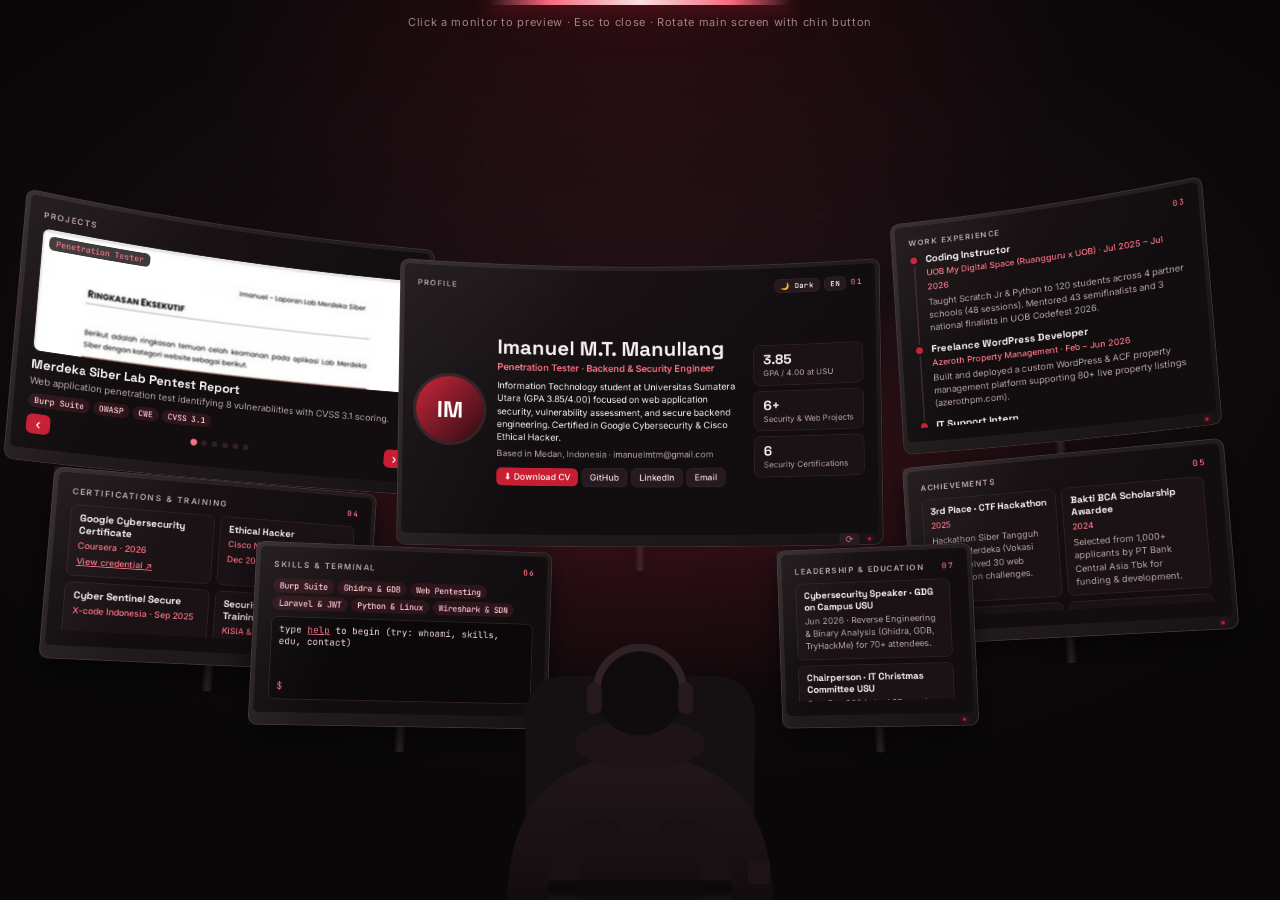
<file: index.html>
<!DOCTYPE html>
<html lang="en"><head><meta charset="utf-8">
<meta name="viewport" content="width=device-width, initial-scale=1, viewport-fit=cover">
<title>Imanuel M.T. Manullang – Penetration Tester & Backend Engineer</title>
<meta name="description" content="Portfolio of Imanuel M.T. Manullang: Penetration Tester, Backend Engineer, and Information Technology student at Universitas Sumatera Utara.">
<meta property="og:title" content="Imanuel M.T. Manullang – Penetration Tester Portfolio"><meta property="og:description" content="Interactive 3D monitor-wall portfolio of Imanuel M.T. Manullang."><meta property="og:type" content="website">
<link rel="icon" type="image/png" href="images/logo.png">
<link href="https://fonts.googleapis.com/css2?family=Inter:wght@400;500;600;700&family=JetBrains+Mono:wght@400;500&family=Space+Grotesk:wght@500;600;700&display=swap" rel="stylesheet">
<style id="theme-style">
:root{
  --persp:1700px;--cam:12;--g:.22;
  --bg:#090708;--bg-top:#1d1115;
  --ac:#c81e32;--ac-hov:#dc2638;--ac2:#fb7185;--glow-rgb:200,30,50;
  --tx:#f6eff0;--mu:#b8a3a7;--pn:#120e10;--pn2:#1b1316;
  --cd:#1a1215;--bd:#312025;--tag-bg:#2e151c;--tag-tx:#fecdd3;
  --btn-g:#261a1e;--btn-gt:#f3dce0;--tl-bd:#3a2229;--term-bg:#0b0809;--term-tx:#f2d5da;
  --sh-top:rgba(255,255,255,.06);--sh-vig:rgba(0,0,0,.38)
}
body.screen-light{
  --tx:#1c1214;--mu:#664f54;--pn:#faf5f6;--pn2:#f2e8ea;
  --cd:#ffffff;--bd:#e5d4d8;--tag-bg:#ffe4e8;--tag-tx:#9f1239;
  --ac2:#be123c;--btn-g:#ece0e3;--btn-gt:#2e181d;--tl-bd:#dfc8cd;--term-bg:#161012;--term-tx:#f5dce0;
  --sh-top:rgba(255,255,255,.45);--sh-vig:rgba(40,15,22,.08)
}
</style>
<style>
*{box-sizing:border-box}
html,body{margin:0;height:100%;background:var(--bg);color:var(--tx);font:13px/1.48 Inter,system-ui,sans-serif;overflow:hidden;-webkit-font-smoothing:antialiased}
body.stack{overflow:auto}

/* ===== NIGHT STUDIO ROOM ENVIRONMENT (Always Night Mode, Strictly Behind Monitors) ===== */
.stage{position:fixed;inset:0;z-index:2;overflow:hidden;background:radial-gradient(85% 68% at 50% 38%,var(--bg-top),var(--bg) 74%)}
body.focus .stage{z-index:45}
.room-lamp{position:absolute;top:0;left:50%;transform:translateX(-50%);width:clamp(260px,24vw,380px);height:5px;background:linear-gradient(90deg,transparent,var(--ac2) 20%,#fff 50%,var(--ac2) 80%,transparent);border-radius:0 0 8px 8px;box-shadow:0 2px 18px rgba(var(--glow-rgb),.7),0 6px 45px rgba(var(--glow-rgb),.45);z-index:0;pointer-events:none;transition:opacity .5s}
.room-cone{position:absolute;inset:0;background:radial-gradient(48% 55% at 50% 0%,rgba(var(--glow-rgb),.14),transparent 72%);z-index:0;pointer-events:none;transition:opacity .5s}
.room-ambient{position:absolute;inset:0;pointer-events:none;z-index:0;background:radial-gradient(2px 2px at 22% 28%,rgba(var(--glow-rgb),.32),transparent),radial-gradient(1.5px 1.5px at 38% 18%,rgba(var(--glow-rgb),.24),transparent),radial-gradient(2px 2px at 64% 24%,rgba(var(--glow-rgb),.28),transparent),radial-gradient(1.5px 1.5px at 77% 34%,rgba(var(--glow-rgb),.2),transparent);transition:opacity .5s}

/* ===== 3D WORLD & MONITOR ARMS (Stands strictly behind all monitors) ===== */
.arms{position:absolute;inset:0;perspective:var(--persp);perspective-origin:50% 54%;pointer-events:none;z-index:1}
.arm-holder{position:absolute;left:50%;top:54%;margin-left:calc(var(--w)*-.5px);margin-top:calc(var(--h)*-.5px);width:calc(var(--w)*1px);height:calc(var(--h)*1px);transition:transform 1.35s cubic-bezier(.22,1,.32,1)}
.arm{position:absolute;left:50%;bottom:-32px;width:12px;height:40px;margin-left:-6px;background:linear-gradient(90deg,#141112,#2e2528,#141112);border-radius:3px;box-shadow:0 6px 14px rgba(0,0,0,.6)}
body.focus .arms{opacity:.15;transition:opacity .5s}

.world{position:absolute;inset:0;perspective:var(--persp);perspective-origin:50% 54%;transform-style:flat;z-index:2}
.bgp{position:absolute;left:50%;top:54%;pointer-events:none;z-index:0}

/* ===== MONITORS & SLOWER SMOOTH HOVER/FOCUS ANIMATION ===== */
.mon{position:absolute;left:50%;top:54%;margin-left:calc(var(--w)*-.5px);margin-top:calc(var(--h)*-.5px);width:calc(var(--w)*1px);height:calc(var(--h)*1px);transform-style:preserve-3d;transition:transform 1.35s cubic-bezier(.22,1,.32,1);outline:0;cursor:pointer;z-index:var(--zi,2)}
body:not(.focus) .mon:hover,body:not(.focus) .mon:focus-visible{--g:.48;z-index:25!important}
body.focus .mon:not(.focus){--g:.04;pointer-events:none}
.mon.focus{--g:.52;cursor:default;z-index:50!important;transform-style:flat;transition:transform 1.1s cubic-bezier(.22,1,.32,1)}
.mon.focus .rotor{transform-style:flat}

.glow{position:absolute;inset:-28px;border-radius:36px;background:radial-gradient(closest-side,rgba(var(--glow-rgb),var(--g)),rgba(var(--glow-rgb),0) 78%);transform:translateZ(-10px);transition:opacity .5s;pointer-events:none}
.mon.focus .glow{display:none}
.ring{position:absolute;inset:-4px;border:2px solid var(--ac2);border-radius:15px;opacity:0;transform:translateZ(50px);pointer-events:none;z-index:12}
.mon:focus-visible .ring{opacity:1}

.rotor{position:absolute;inset:0;transform-style:preserve-3d}
.fr{position:absolute;inset:0;border-radius:12px;padding:6px 6px 16px;background:linear-gradient(145deg,#2e2528,#171315);box-shadow:inset 0 0 0 1px #423337,0 16px 38px rgba(0,0,0,.6)}
.led{position:absolute;right:16px;bottom:6px;width:4px;height:4px;border-radius:50%;background:var(--ac);box-shadow:0 0 6px var(--ac)}
.panel{position:relative;width:100%;height:100%;border-radius:6px;overflow:hidden;background:radial-gradient(120% 100% at 20% 0,var(--pn2),var(--pn) 62%);color:var(--tx);padding:15px 17px;transition:background .3s,color .3s}
.sheen{position:absolute;inset:0;pointer-events:none;background:linear-gradient(115deg,var(--sh-top),transparent 36%),radial-gradient(130% 130% at 50% 50%,transparent 68%,var(--sh-vig))}
.dim{position:absolute;inset:0;background:rgba(7,5,6,.8);opacity:0;pointer-events:none;transition:opacity .5s;border-radius:12px;z-index:9}
body.focus .mon:not(.focus) .dim{opacity:1}

/* ===== 3D CURVED STRIPS (Top 3 Monitors) + LIVE INTERACTION ===== */
.strips{position:absolute;left:50%;top:0;width:0;height:0;transform-style:preserve-3d;pointer-events:none;transition:opacity .3s}
.st{position:absolute;top:0;overflow:hidden;backface-visibility:hidden}
.mon.curved:not(.focus):not(.rot-anim) .rotor>.fr{opacity:0;transform:translateZ(18px);pointer-events:auto}
.mon:not(.curved) .strips,.mon.focus .strips,.mon.rot-anim .strips{display:none}

.rotctl{position:absolute;right:34px;bottom:-1px;width:26px;height:16px;border:0;border-radius:4px;background:#261e21;color:var(--ac2);font-size:12px;line-height:1;cursor:pointer;transform:translateZ(35px);z-index:10}
.mon.focus .rotctl{transform:none}
.rotctl:hover,.rotctl:focus-visible{background:var(--ac);color:#fff;outline:0}
.handle{position:absolute;right:-8px;bottom:-8px;width:22px;height:22px;border-radius:50%;border:2px solid var(--ac2);opacity:0;cursor:grab;transform:translateZ(35px);touch-action:none;transition:opacity .2s;z-index:10}
.mon.focus .handle{transform:none}
.mon:hover .handle{opacity:.7}

/* ===== UI INSIDE SCREENS ===== */
h1,h2,h3{font-family:'Space Grotesk',sans-serif;margin:0;color:var(--tx)}
.ph{display:flex;justify-content:space-between;align-items:center;color:var(--mu);font-size:10px;font-weight:600;letter-spacing:.15em;text-transform:uppercase;margin-bottom:8px}
.ph b{color:var(--ac2);font-family:'JetBrains Mono',monospace;font-weight:500}
.ph-right{display:flex;align-items:center;gap:6px}
.tbtn{font:600 9.5px 'JetBrains Mono',monospace;color:var(--tx);background:var(--btn-g);border:1px solid var(--bd);border-radius:6px;padding:2px 7px;cursor:pointer;letter-spacing:.04em;transition:background .2s,border-color .2s}
.tbtn:hover{background:var(--ac);color:#fff;border-color:var(--ac)}
p{margin:5px 0}.mu{color:var(--mu)}
.tag{font:500 10px 'JetBrains Mono',monospace;font-style:normal;padding:2px 7px;border-radius:99px;background:var(--tag-bg);color:var(--tag-tx);margin:2px 4px 2px 0;display:inline-block}
.btn,.ar{font:500 11.5px Inter;color:#fff;background:var(--ac);border:0;border-radius:7px;padding:5px 10px;margin:4px 5px 0 0;text-decoration:none;display:inline-block;cursor:pointer;transition:background .2s,transform .15s}
.btn:hover,.ar:hover{background:var(--ac-hov);transform:translateY(-1px)}
.btn.g{background:var(--btn-g);color:var(--btn-gt);border:1px solid var(--bd)}
.btn.g:hover{background:var(--ac);color:#fff;border-color:var(--ac)}

/* Main Monitor (Profile) */
.pg{display:grid;grid-template-columns:auto 1fr auto;gap:18px;align-items:center;height:calc(100% - 26px)}
.av{width:88px;height:88px;border-radius:50%;display:grid;place-items:center;font:700 30px 'Space Grotesk';color:#fff;background:linear-gradient(135deg,var(--ac),#2a0810);box-shadow:0 0 0 4px var(--bd)}
.pg h1{font-size:27px;line-height:1.12}
.role{color:var(--ac2);font-weight:600;font-size:12.5px;margin:3px 0 6px}
.sum{font-size:12px;line-height:1.45}
.facts{list-style:none;margin:0;padding:0;display:grid;gap:7px;min-width:118px}
.facts li{background:var(--cd);border:1px solid var(--bd);border-radius:9px;padding:7px 12px;color:var(--mu);font-size:10.5px}
.facts b{display:block;font:700 18px 'Space Grotesk';color:var(--tx)}
.portrait .pg{grid-template-columns:1fr;justify-items:center;text-align:center;align-content:start;gap:10px;padding-top:4px}
.portrait .facts{grid-template-columns:repeat(3,1fr);width:100%}
.portrait .pg h1{font-size:24px}

/* Projects Carousel & Real Screenshots */
.car{display:flex;flex-direction:column;height:calc(100% - 26px)}
.vp{flex:1;min-height:0;overflow:hidden;border-radius:9px;touch-action:pan-y}
.track{display:flex;height:100%;transition:transform .6s cubic-bezier(.3,.8,.3,1)}
.slide{flex:0 0 100%;display:grid;grid-template-rows:1fr auto;gap:7px;cursor:pointer}
.th{position:relative;border-radius:9px;overflow:hidden;display:grid;place-items:center;font:700 54px 'Space Grotesk';color:rgba(255,255,255,.3);background:#1a1114;border:1px solid var(--bd)}
.th img{width:100%;height:100%;object-fit:cover;object-position:top center;display:block}
.th-badge{position:absolute;left:8px;top:8px;padding:2px 8px;border-radius:6px;background:rgba(15,10,12,.82);color:var(--ac2);font:500 10px 'JetBrains Mono',monospace;backdrop-filter:blur(4px)}
.sb h3{font-size:15.5px;line-height:1.2}.sb p{color:var(--mu);font-size:11.5px;margin:2px 0 4px;display:-webkit-box;-webkit-line-clamp:2;-webkit-box-orient:vertical;overflow:hidden}
.nav{display:flex;justify-content:space-between;align-items:center;padding-top:6px}
.dot{display:inline-block;width:7px;height:7px;border-radius:50%;background:var(--bd);margin:0 3px;cursor:pointer;transition:.2s}
.dot.on{background:var(--ac2);transform:scale(1.2)}
.ar{padding:2px 11px;margin:0;font-size:16px}
.detail{display:none;height:calc(100% - 26px);overflow:auto;padding-right:4px}
.mon.detail .car{display:none}.mon.detail .detail{display:block}
.shots{display:grid;grid-template-columns:repeat(2,1fr);gap:10px;margin:10px 0}
.shots img{width:100%;aspect-ratio:16/10;object-fit:cover;object-position:top;border-radius:8px;border:1px solid var(--bd)}

/* Timeline & Scrollable Panels */
.scroll{overflow:auto;height:calc(100% - 26px);padding-right:6px;scrollbar-width:thin;scrollbar-color:var(--ac) transparent}
.scroll::-webkit-scrollbar{width:6px}.scroll::-webkit-scrollbar-thumb{background:var(--ac);border-radius:9px}
.tl{border-left:2px solid var(--tl-bd);margin-left:5px;padding-left:14px}
.tl>div{position:relative;margin-bottom:12px}
.tl>div:before{content:'';position:absolute;left:-20px;top:4px;width:9px;height:9px;border-radius:50%;background:var(--ac);box-shadow:0 0 0 3px var(--pn)}
.tl h3{font-size:13px;line-height:1.25}.tl small{color:var(--ac2);font-weight:500;font-size:11px}.tl p{color:var(--mu);font-size:11.5px;margin:3px 0}

/* Cards (Certs, Achievements, Community) */
.cards{display:grid;grid-template-columns:1fr 1fr;gap:7px;height:calc(100% - 26px);overflow:auto;padding-right:4px;scrollbar-width:thin;scrollbar-color:var(--ac) transparent}
.card{background:var(--cd);border:1px solid var(--bd);border-radius:8px;padding:8px 10px}
.card h3{font-size:12px;line-height:1.25}.card small{color:var(--ac2);font-size:10.5px;font-weight:500}.card p{font-size:11px;margin:3px 0 0}
.card a{color:var(--ac2);font-size:10.5px;font-weight:500;text-decoration:underline}

/* Skills & Terminal */
.term{font:11.5px 'JetBrains Mono',monospace;background:var(--term-bg);border:1px solid var(--bd);border-radius:8px;padding:7px 9px;height:calc(100% - 74px);display:flex;flex-direction:column;cursor:text}
.tout{flex:1;overflow:auto;color:var(--term-tx);scrollbar-width:none}.tout div{white-space:pre-wrap;margin-bottom:2px}.tout u{color:var(--ac2)}
.ti{display:flex;gap:6px;color:var(--ac2)}.ti input{flex:1;background:none;border:0;color:#fff;font:inherit;outline:0}
.chips{display:flex;flex-wrap:wrap;margin-bottom:6px}
.chips .tag{font-size:10.5px;padding:2px 8px;transition:.2s;cursor:pointer}.chips .tag:hover{transform:translateY(-2px);background:var(--ac);color:#fff}

.close{position:fixed;top:18px;right:18px;z-index:60;display:none;background:#1f1417;color:#f6eff0;border:1px solid var(--bd);border-radius:9px;padding:8px 14px;font:500 13px Inter;cursor:pointer}
body.focus .close{display:block}.close:hover,.close:focus-visible{background:var(--ac);outline:0}
.hint{position:fixed;top:14px;left:0;right:0;text-align:center;color:#9e8489;font-size:11px;letter-spacing:.06em;z-index:5;pointer-events:none}

/* ===== CENTER PERSON & DESK (No arch highlight, no line over monitors, behind focus preview) ===== */
.me{position:fixed;left:50%;bottom:-1vh;transform:translateX(-50%);width:clamp(225px,26vw,396px);z-index:30;pointer-events:none;transition:opacity .5s}
.desk{position:fixed;left:0;right:0;bottom:0;height:16vh;z-index:1;pointer-events:none;background:linear-gradient(to bottom,transparent 0%,#070506 90%);transition:opacity .5s}
.haze{position:fixed;inset:0;z-index:1;pointer-events:none;transition:opacity .5s;background:radial-gradient(75% 65% at 50% 46%,transparent 60%,rgba(6,4,5,.65))}
body.focus .world{z-index:45}
body.focus .me{z-index:1;opacity:.12}
body.focus .haze,body.focus .desk,body.focus .room-lamp,body.focus .room-cone,body.focus .room-ambient{opacity:.14}

/* mobile / tablet stack */
.stack .stage{position:relative;perspective:none;overflow:visible;padding:44px 14px 30px;min-height:100%}
.stack .world{position:static;perspective:none;transform:none;width:auto;height:auto;display:grid;grid-template-columns:repeat(auto-fit,minmax(min(100%,330px),1fr));gap:20px;max-width:1000px;margin:auto}
.stack .world>.mon.main{grid-column:1/-1}
.stack .mon{position:relative;left:auto;top:auto;margin:0;width:100%;height:auto;transform:perspective(900px) rotateX(5deg)!important}
.stack .rotor,.stack .fr{position:relative;inset:auto;opacity:1!important;transform:none!important}.stack .panel{height:auto;min-height:230px}.stack .scroll,.stack .term,.stack .cards{height:260px}.stack .car{height:320px}
.stack .glow,.stack .arms,.stack .strips,.stack .dim,.stack .ring,.stack .bgp,.stack .me,.stack .desk,.stack .spot,.stack .room-lamp,.stack .room-cone,.stack .handle{display:none}
.stack .rotctl{bottom:2px;width:44px;height:30px;right:30px}
.stack .pg{grid-template-columns:1fr;justify-items:center;text-align:center;height:auto}.stack .hint{position:absolute}
@media(prefers-reduced-motion:reduce){.mon,.arm-holder,.spot,.track{transition:opacity .2s!important}}
</style></head><body>
<div class="hint" id="hint">Click a monitor to preview · Esc to close · Rotate main screen with chin button</div>
<button class="close" id="close">Close ✕</button>
<main class="stage" id="stage"><div class="room-lamp" aria-hidden="true"></div><div class="room-cone" aria-hidden="true"></div><div class="room-ambient" aria-hidden="true"></div><div class="arms" id="arms"></div><div class="world" id="world"></div></main>
<div class="haze"></div><div class="desk"></div>
<svg class="me" viewBox="0 0 400 430" role="img" aria-label="Developer wearing headphones, seen from behind, seated at a desk">
<defs><linearGradient id="hd" x1="0" y1="0" x2="0" y2="1"><stop offset="0" stop-color="#22171a"/><stop offset="1" stop-color="#120c0e"/></linearGradient></defs>
<rect x="62" y="150" width="276" height="270" rx="46" fill="#151012"/>
<path d="M40 430C40 310 90 252 200 244C310 252 360 310 360 430Z" fill="url(#hd)"/>
<ellipse cx="200" cy="232" rx="78" ry="30" fill="#1e1417"/>
<circle cx="200" cy="168" r="54" fill="#100c0d"/><path d="M148 168a52 52 0 0 1 104 0" fill="none" stroke="#302125" stroke-width="9"/>
<rect x="136" y="158" width="18" height="38" rx="8" fill="#261a1e"/><rect x="246" y="158" width="18" height="38" rx="8" fill="#261a1e"/>
<path d="M110 430C100 380 120 340 160 336M290 430C300 380 280 340 240 336" fill="none" stroke="#181113" stroke-width="34" stroke-linecap="round"/>
<rect x="90" y="396" width="220" height="18" rx="5" fill="#0d090a"/><rect x="330" y="372" width="26" height="28" rx="5" fill="#1e1417"/>
</svg>
<script>
/* ===== THEME STORAGE & DEFAULT CONFIG ===== */
const DEFAULT_THEME={
  dark:{
    '--bg':'#090708','--bg-top':'#1d1115',
    '--ac':'#c81e32','--ac-hov':'#dc2638','--ac2':'#fb7185','--glow-rgb':'200,30,50',
    '--tx':'#f6eff0','--mu':'#b8a3a7','--pn':'#120e10','--pn2':'#1b1316',
    '--cd':'#1a1215','--bd':'#312025','--tag-bg':'#2e151c','--tag-tx':'#fecdd3',
    '--btn-g':'#261a1e','--btn-gt':'#f3dce0','--tl-bd':'#3a2229','--term-bg':'#0b0809','--term-tx':'#f2d5da'
  },
  light:{
    '--tx':'#1c1214','--mu':'#664f54','--pn':'#faf5f6','--pn2':'#f2e8ea',
    '--cd':'#ffffff','--bd':'#e5d4d8','--tag-bg':'#ffe4e8','--tag-tx':'#9f1239',
    '--ac2':'#be123c','--btn-g':'#ece0e3','--btn-gt':'#2e181d','--tl-bd':'#dfc8cd','--term-bg':'#161012','--term-tx':'#f5dce0'
  }
};
let THEME=JSON.parse(JSON.stringify(DEFAULT_THEME));
try{
  const saved=localStorage.getItem('im_portfolio_theme_v1');
  if(saved){const parsed=JSON.parse(saved);if(parsed&&parsed.dark&&parsed.light)THEME=parsed}
}catch(e){}

function hexToRgbStr(hex){
  const m=/^#?([a-f\d]{2})([a-f\d]{2})([a-f\d]{2})$/i.exec(hex||'');
  return m?`${parseInt(m[1],16)},${parseInt(m[2],16)},${parseInt(m[3],16)}`:'200,30,50';
}
function buildThemeCss(t){
  t.dark['--glow-rgb']=hexToRgbStr(t.dark['--ac']);
  const dVars=Object.entries(t.dark).map(([k,v])=>`${k}:${v}`).join(';');
  const lVars=Object.entries(t.light).map(([k,v])=>`${k}:${v}`).join(';');
  return `:root{--persp:1700px;--cam:12;--g:.22;${dVars};--sh-top:rgba(255,255,255,.06);--sh-vig:rgba(0,0,0,.38)}\nbody.screen-light{${lVars};--sh-top:rgba(255,255,255,.45);--sh-vig:rgba(40,15,22,.08)}`;
}
function applyTheme(t,rebuildStrips=false){
  const el=document.getElementById('theme-style');
  if(el)el.textContent=buildThemeCss(t);
  const wg=document.getElementById('wg');
  if(wg)wg.style.background=`radial-gradient(55% 50% at 50% 50%,rgba(${t.dark['--glow-rgb']},.22),transparent 70%)`;
  if(rebuildStrips&&typeof renderAll==='function')renderAll();
}
applyTheme(THEME,false);

/* ===== BILINGUAL CV & PORTFOLIO DATA (Imanuel M.T. Manullang) ===== */
const ASSET_PREFIX=window.__ASSET_PREFIX||'';
const I18N={
  en:{
    hint:'Click a monitor to preview · Esc to close · Rotate main screen with chin button',
    close:'Close ✕',
    based:'Based in',
    dlCv:'⬇ Download CV',
    viewCred:'View credential ↗',
    liveDemo:'Live / Report ↗',
    repo:'GitHub Repo ↗',
    back:'‹ Back',
    termInit:'type <u>help</u> to begin (try: whoami, skills, edu, contact)',
    names:{main:'Profile',projects:'Projects',exp:'Work Experience',certs:'Certifications & Training',ach:'Achievements',interests:'Skills & Terminal',community:'Leadership & Education'},
    profile:{
      name:'Imanuel M.T. Manullang',ini:'IM',
      role:'Penetration Tester · Backend & Security Engineer',
      sum:'Information Technology student at Universitas Sumatera Utara (GPA 3.85/4.00) focused on web application security, vulnerability assessment, and secure backend engineering. Certified in Google Cybersecurity & Cisco Ethical Hacker.',
      loc:'Medan, Indonesia · imanuelmtm@gmail.com',
      facts:[['3.85','GPA / 4.00 at USU'],['6+','Security & Web Projects'],['6','Security Certifications']]
    },
    projects:[
      {t:'Merdeka Siber Lab Pentest Report',role:'Penetration Tester',img:'images/proj-merdeka-report.avif',shots:['images/proj-merdeka-report.avif'],tags:['Burp Suite','OWASP','CWE','CVSS 3.1'],url:'https://drive.google.com/file/d/16enmjDkdSbmKZDZFic-MVA8EXvRhiY6D/view?usp=sharing',repo:'',d:'Web application penetration test identifying 8 vulnerabilities with CVSS 3.1 scoring.',long:'Conducted penetration testing on a simulated web application using Burp Suite (Proxy, Intruder, Repeater) to identify and document 8 vulnerabilities including Open Redirect, Username Enumeration, IDOR, and Unrestricted File Upload. Delivered technical mitigation recommendations based on CVSS 3.1 and OWASP/CWE.'},
      {t:'ITLG Lab Management System',role:'Backend Engineer',img:'images/proj-itlg-dashboard.avif',shots:['images/proj-itlg-dashboard.avif','images/proj-itlg-login.avif'],tags:['Laravel','REST API','JWT','PostgreSQL'],url:'http://itlgcloud.my.id/',repo:'https://github.com/welmnlg/lab_management_system',d:'Secured laboratory backend platform with JWT auth, RBAC, and QR attendance.',long:'Engineered the backend architecture (Laravel, REST APIs) of a laboratory platform, securing APIs with JWT authentication and role-based access control (Admin, Assistant, User). Built a QR-based attendance and access system with real-time monitoring on PostgreSQL.'},
      {t:'ERP Prototype: Toko Aini',role:'Business Analyst & Designer',img:'images/cover-erp.avif',shots:['images/cover-erp.avif'],tags:['Figma','Business Analysis','ERP Design'],url:'https://figma.com/design/YYNlt8YzztwNar942dcp1G/ESD',repo:'',d:'End-to-end ERP prototype for inventory, sales, finance, and HR modules.',long:'Analyzed sales, inventory, finance, and HR processes at a 15-year manual uniform retailer, then prototyped Inventory, Admin, and Employee ERP modules with real-time stock synchronization and role-based access control.'},
      {t:'Go Campus – Semantic Search',role:'Backend Developer',img:'images/proj-gocampus-home.avif',shots:['images/proj-gocampus-home.avif','images/proj-gocampus-protege.avif'],tags:['Protégé','RDF','Laravel','PHP'],url:'',repo:'',d:'Semantic web search engine for Indonesian universities modeled in Protégé & RDF.',long:'Built a semantic web-based search engine for universities across Indonesia, modeled in Protégé with a structured RDF dataset to deliver high-precision campus search results. Earned an A grade in the Semantic Web course.'},
      {t:'AmbiVerse – UTBK Platform',role:'Backend Developer',img:'images/proj-ambiverse-home.avif',shots:['images/proj-ambiverse-home.avif','images/proj-ambiverse-admin.avif'],tags:['PHP','Laravel','MySQL','JavaScript'],url:'',repo:'https://github.com/welmnlg/ambiverse',d:'All-in-one UTBK/SNBT exam prep platform. Winner, 1st Best Final Project.',long:'Developed core backend features and question package CRUD systems for high school students preparing for Indonesia\'s UTBK/SNBT entrance exams. Winner of 1st Best Final Project at HIMATIF x ITLG Mini Competition 2022.'},
      {t:'Pandhu: Trip Helper',role:'Fullstack Developer',img:'images/proj-pandhu-home.avif',shots:['images/proj-pandhu-home.avif','images/proj-pandhu-admin.avif'],tags:['Laravel','MySQL','Tailwind','Bootstrap'],url:'',repo:'',d:'TripAdvisor-inspired travel discovery platform with full CMS & CRUD.',long:'Built a centralized travel discovery platform with a custom admin panel and full CMS for managing attractions, accommodations, and restaurants with validated Laravel CRUD routes.'}
    ],
    experience:[
      {co:'UOB My Digital Space (Ruangguru x UOB)',role:'Coding Instructor',period:'Jul 2025 – Jul 2026',txt:'Taught Scratch Jr & Python to 120 students across 4 partner schools (48 sessions). Mentored 43 semifinalists and 3 national finalists in UOB Codefest 2026.'},
      {co:'Azeroth Property Management',role:'Freelance WordPress Developer',period:'Feb – Jun 2026',txt:'Built and deployed a custom WordPress & ACF property management platform supporting 80+ live property listings (azerothpm.com).'},
      {co:'Kanwil Ditjen Perbendaharaan Sumatera Utara',role:'IT Support Intern',period:'Mar – Jun 2025',txt:'Provided daily ICT troubleshooting & Monev, delivered phishing-awareness training to 40+ staff, and built a Google Sites reporting dashboard.'},
      {co:'IT Laboratory Group (ITLG), USU',role:'Laboratory Teaching Assistant',period:'Sep 2023 – Dec 2025',txt:'Instructed 5 IT practicum courses for 150+ students, guided the Top 1 Best Final Project group, and mentored SDN network implementations.'}
    ],
    certs:[
      {n:'Google Cybersecurity Certificate',i:'Coursera',y:'2026',u:'https://coursera.org/account/accomplishments/specialization/C41JAGXEO7JL'},
      {n:'Ethical Hacker',i:'Cisco Networking Academy',y:'Dec 2024',u:''},
      {n:'Cyber Sentinel Secure',i:'X-code Indonesia',y:'Sep 2025',u:''},
      {n:'Security Manpower Training (SMTP)',i:'KISIA & NSHC',y:'Sep 2024',u:''},
      {n:'NDG Linux Essentials',i:'Cisco Networking Academy',y:'Apr 2024',u:''},
      {n:'Android App Security Fundamentals',i:'Mobile Hacking Lab',y:'2024',u:''}
    ],
    ach:[
      {t:'3rd Place · CTF Hackathon',y:'2025',d:'Hackathon Siber Tangguh Bangsa Merdeka (Vokasi USU) – solved 30 web exploitation challenges.'},
      {t:'Bakti BCA Scholarship Awardee',y:'2024',d:'Selected from 1,000+ applicants by PT Bank Central Asia Tbk for funding & development.'},
      {t:'1st Place · Business Impact Plan',y:'2024',d:'BCA University Competition – drove sales growth & awareness for MSME "Inaklin".'},
      {t:'1st Winner · Best Final Project',y:'2022',d:'HIMATIF x ITLG Competition – best web programming project for AmbiVerse.'}
    ],
    community:[
      {n:'Cybersecurity Speaker · GDG on Campus USU',d:'Jun 2026 · Reverse Engineering & Binary Analysis (Ghidra, GDB, TryHackMe) for 70+ attendees.'},
      {n:'Chairperson · IT Christmas Committee USU',d:'Sep–Dec 2024 · Led 67 members across 7 divisions for 200+ attendees; raised Rp31M+.'},
      {n:'Universitas Sumatera Utara (USU)',d:'2022–Present · Bachelor of Information Technology (GPA 3.85 / 4.00).'}
    ],
    interests:['Burp Suite','Ghidra & GDB','Web Pentesting','Laravel & JWT','Python & Linux','Wireshark & SDN']
  },
  id:{
    hint:'Klik monitor untuk preview · Esc untuk tutup · Putar layar utama dengan tombol di bawah monitor',
    close:'Tutup ✕',
    based:'Domisili',
    dlCv:'⬇ Unduh CV',
    viewCred:'Lihat kredensial ↗',
    liveDemo:'Buka Proyek / Laporan ↗',
    repo:'Repositori GitHub ↗',
    back:'‹ Kembali',
    termInit:'ketik <u>help</u> untuk mulai (coba: whoami, skills, edu, contact)',
    names:{main:'Profil',projects:'Proyek',exp:'Pengalaman Kerja',certs:'Sertifikasi & Pelatihan',ach:'Pencapaian',interests:'Keahlian & Terminal',community:'Organisasi & Pendidikan'},
    profile:{
      name:'Imanuel M.T. Manullang',ini:'IM',
      role:'Penetration Tester · Backend & Security Engineer',
      sum:'Mahasiswa Teknologi Informasi Universitas Sumatera Utara (IPK 3.85/4.00) dengan fokus pada keamanan aplikasi web, pengujian penetrasi, dan rekayasa backend. Tersertifikasi Google Cybersecurity & Cisco Ethical Hacker.',
      loc:'Medan, Indonesia · imanuelmtm@gmail.com',
      facts:[['3.85','IPK / 4.00 di USU'],['6+','Proyek Keamanan & Web'],['6','Sertifikasi Keamanan']]
    },
    projects:[
      {t:'Laporan Pentest Web: Merdeka Siber Lab',role:'Penetration Tester',img:'images/proj-merdeka-report.avif',shots:['images/proj-merdeka-report.avif'],tags:['Burp Suite','OWASP','CWE','CVSS 3.1'],url:'https://drive.google.com/file/d/16enmjDkdSbmKZDZFic-MVA8EXvRhiY6D/view?usp=sharing',repo:'',d:'Pengujian penetrasi aplikasi web yang mendokumentasikan 8 celah keamanan (CVSS 3.1).',long:'Melakukan pengujian penetrasi pada aplikasi web simulasi menggunakan Burp Suite (Proxy, Intruder, Repeater) untuk mengidentifikasi 8 kerentanan termasuk Open Redirect, Username Enumeration, IDOR, dan Unrestricted File Upload beserta rekomendasi mitigasi berbasis CVSS 3.1 dan OWASP/CWE.'},
      {t:'ITLG Lab Management System',role:'Backend Engineer',img:'images/proj-itlg-dashboard.avif',shots:['images/proj-itlg-dashboard.avif','images/proj-itlg-login.avif'],tags:['Laravel','REST API','JWT','PostgreSQL'],url:'http://itlgcloud.my.id/',repo:'https://github.com/welmnlg/lab_management_system',d:'Arsitektur backend laboratorium dengan autentikasi JWT, RBAC, dan presensi QR.',long:'Merancang arsitektur backend (Laravel, REST API) untuk sistem manajemen laboratorium dengan pengamanan JWT dan pembagian hak akses (Admin, Asisten, User), serta sistem presensi QR real-time berbasis PostgreSQL.'},
      {t:'Prototipe ERP: Toko Aini',role:'Business Analyst & Designer',img:'images/cover-erp.avif',shots:['images/cover-erp.avif'],tags:['Figma','Business Analysis','ERP Design'],url:'https://figma.com/design/YYNlt8YzztwNar942dcp1G/ESD',repo:'',d:'Prototipe sistem ERP untuk modul inventaris, penjualan, keuangan, dan SDM.',long:'Menganalisis proses penjualan, inventaris, keuangan, dan SDM pada toko seragam 15 tahun, lalu merancang prototipe modul Inventaris, Admin, dan Karyawan dengan sinkronisasi stok real-time.'},
      {t:'Go Campus – Pencarian Semantik',role:'Backend Developer',img:'images/proj-gocampus-home.avif',shots:['images/proj-gocampus-home.avif','images/proj-gocampus-protege.avif'],tags:['Protégé','RDF','Laravel','PHP'],url:'',repo:'',d:'Mesin pencari universitas berbasis web semantik menggunakan Protégé & RDF.',long:'Membangun mesin pencari universitas di seluruh Indonesia berbasis Semantic Web yang dimodelkan di Protégé dengan dataset RDF terstruktur. Meraih nilai A pada mata kuliah Semantic Web.'},
      {t:'AmbiVerse – Platform UTBK/SNBT',role:'Backend Developer',img:'images/proj-ambiverse-home.avif',shots:['images/proj-ambiverse-home.avif','images/proj-ambiverse-admin.avif'],tags:['PHP','Laravel','MySQL','JavaScript'],url:'',repo:'https://github.com/welmnlg/ambiverse',d:'Platform belajar & tryout UTBK/SNBT. Pemenang Proyek Akhir Terbaik 1.',long:'Mengembangkan fitur backend dan manajemen paket soal tryout untuk siswa SMA yang mempersiapkan ujian masuk PTN UTBK/SNBT. Memenangkan penghargaan Best Final Project di HIMATIF x ITLG 2022.'},
      {t:'Pandhu: Trip Helper',role:'Fullstack Developer',img:'images/proj-pandhu-home.avif',shots:['images/proj-pandhu-home.avif','images/proj-pandhu-admin.avif'],tags:['Laravel','MySQL','Tailwind','Bootstrap'],url:'',repo:'',d:'Platform eksplorasi wisata terinspirasi TripAdvisor dengan CMS & CRUD lengkap.',long:'Membangun platform direktori wisata terpusat lengkap dengan panel admin dan CMS untuk mengelola destinasi wisata, hotel, dan restoran menggunakan rute CRUD Laravel yang tervalidasi.'}
    ],
    experience:[
      {co:'UOB My Digital Space (Ruangguru x UOB)',role:'Coding Instructor',period:'Jul 2025 – Jul 2026',txt:'Mengajar kurikulum Scratch Jr & Python ke 120 siswa di 4 sekolah mitra (48 sesi). Membimbing 43 semifinalis & 3 finalis nasional UOB Codefest 2026.'},
      {co:'Azeroth Property Management',role:'Freelance WordPress Developer',period:'Feb – Jun 2026',txt:'Merancang dan mendeploy sistem manajemen properti WordPress & ACF yang mendukung 80+ listing properti aktif (azerothpm.com).'},
      {co:'Kanwil Ditjen Perbendaharaan Sumatera Utara',role:'IT Support Intern',period:'Mar – Jun 2025',txt:'Menangani troubleshooting TIK harian & Monev, membawakan pelatihan kesadaran phishing untuk 40+ staf, dan membangun dashboard Google Sites.'},
      {co:'IT Laboratory Group (ITLG), USU',role:'Asisten Laboratorium',period:'Sep 2023 – Des 2025',txt:'Mengajar praktikum di 5 mata kuliah TI untuk 150+ mahasiswa, membimbing tim peraih Top 1 Proyek Akhir Terbaik, dan memandu arsitektur jaringan SDN.'}
    ],
    certs:[
      {n:'Google Cybersecurity Certificate',i:'Coursera',y:'2026',u:'https://coursera.org/account/accomplishments/specialization/C41JAGXEO7JL'},
      {n:'Ethical Hacker',i:'Cisco Networking Academy',y:'Des 2024',u:''},
      {n:'Cyber Sentinel Secure',i:'X-code Indonesia',y:'Sep 2025',u:''},
      {n:'Security Manpower Training (SMTP)',i:'KISIA & NSHC',y:'Sep 2024',u:''},
      {n:'NDG Linux Essentials',i:'Cisco Networking Academy',y:'Apr 2024',u:''},
      {n:'Android App Security Fundamentals',i:'Mobile Hacking Lab',y:'2024',u:''}
    ],
    ach:[
      {t:'Juara 3 · Hackathon CTF Siber',y:'2025',d:'Hackathon Siber Tangguh Bangsa Merdeka (Vokasi USU) – menyelesaikan 30 tantangan web exploitation.'},
      {t:'Penerima Beasiswa Bakti BCA',y:'2024',d:'Terpilih dari 1.000+ pendaftar oleh PT Bank Central Asia Tbk untuk pendanaan & pengembangan diri.'},
      {t:'Juara 1 · Business Impact Plan',y:'2024',d:'Kompetisi BCA – mendorong pertumbuhan penjualan & kesadaran produk UMKM "Inaklin".'},
      {t:'Juara 1 · Proyek Akhir Web Terbaik',y:'2022',d:'Kompetisi Mini HIMATIF x ITLG – proyek pemrograman web terbaik untuk AmbiVerse.'}
    ],
    community:[
      {n:'Pembicara Keamanan Siber · GDG USU',d:'Jun 2026 · Sesi Reverse Engineering & Analisis Biner (Ghidra, GDB, TryHackMe) untuk 70+ peserta.'},
      {n:'Ketua Panitia · Natal TI USU',d:'Sep–Des 2024 · Memimpin 67 panitia di 7 divisi untuk 200+ peserta & menghimpun dana Rp31 juta+.'},
      {n:'Universitas Sumatera Utara (USU)',d:'2022–Sekarang · S1 Teknologi Informasi (IPK 3.85 / 4.00).'}
    ],
    interests:['Burp Suite','Ghidra & GDB','Web Pentesting','Laravel & JWT','Python & Linux','Wireshark & SDN']
  }
};

/* ===== CONFIG: tweak here ===== */
const CFG={cam:12,persp:1700,arc:1250,curveR:1350,glow:.22,rotMs:900,parallax:0};
const SZ={main:[640,380,1,16],projects:[520,330,1,12],exp:[400,310,1,10],certs:[400,230,0],ach:[400,230,0],interests:[380,230,0],community:[250,230,0]};
const ZIDX={main:4,projects:3,exp:3,certs:2,ach:2,interests:4,community:6};
const LAY={
  land:{main:[0,-110],projects:[-25,-150],exp:[25,-190],certs:[-25,135],ach:[25,100],interests:[-14,205],community:[14,205]},
  port:{main:[0,-70],projects:[-25.5,-210],exp:[28,-250],certs:[-25.5,30],ach:[28,20],interests:[-17,290],community:[17,290]}
};

let lang='en',lightMode=false,cur=null,hov=null,portrait=false,stack=false,busy=false,projIdx=0,projPaused=false,projStarted=false;
const $=s=>document.querySelector(s),world=$('#world'),armsEl=$('#arms'),mons={},arms={};
const RM=matchMedia('(prefers-reduced-motion:reduce)').matches;
document.documentElement.style.setProperty('--persp',CFG.persp+'px');
document.documentElement.style.setProperty('--cam',CFG.cam);
document.documentElement.style.setProperty('--g',CFG.glow);

const L=()=>I18N[lang];
const dim=id=>id=='main'?(portrait?[380,640]:[640,380]):SZ[id];
const sc=()=>Math.min(innerWidth/1700,innerHeight/830);
const tags=a=>a.map(t=>`<i class="tag">${t}</i>`).join('');
const H=(t,n,extra='')=>`<div class="ph"><span>${t}</span><div class="ph-right">${extra}<b>${n}</b></div></div>`;

const R={
  main:()=>{
    const d=L(),P=d.profile;
    const ctrls=`<button class="tbtn" data-act="theme" title="Toggle screen dark/light mode">${lightMode?'☀️ Light':'🌙 Dark'}</button><button class="tbtn" data-act="lang" title="Switch language">${lang.toUpperCase()}</button>`;
    return H(d.names.main,'01',ctrls)+`<div class="pg"><div class="av">${P.ini}</div><div><h1>${P.name}</h1><p class="role">${P.role}</p><p class="sum">${P.sum}</p><p class="mu" style="font-size:11.5px">${d.based} ${P.loc}</p><div><a class="btn" href="${ASSET_PREFIX}Imanuel_MT_Manullang_CV.pdf" download="Imanuel_MT_Manullang_CV.pdf">${d.dlCv}</a><a class="btn g" href="https://github.com/welmnlg" target="_blank" rel="noopener">GitHub</a><a class="btn g" href="https://id.linkedin.com/in/imanuelmnllg" target="_blank" rel="noopener">LinkedIn</a><a class="btn g" href="mailto:imanuelmtm@gmail.com">Email</a></div></div><ul class="facts">${P.facts.map(f=>`<li><b>${f[0]}</b>${f[1]}</li>`).join('')}</ul></div>`;
  },
  projects:()=>{
    const d=L();
    return H(d.names.projects,'02')+`<div class="car"><div class="vp"><div class="track">${d.projects.map((p,i)=>`<div class="slide" data-i="${i}"><div class="th"><img src="${ASSET_PREFIX}${p.img}" alt="${p.t}" loading="lazy"><span class="th-badge">${p.role}</span></div><div class="sb"><h3>${p.t}</h3><p>${p.d}</p><div>${tags(p.tags)}</div></div></div>`).join('')}</div></div><div class="nav"><button class="ar" data-d="-1" aria-label="Previous project">‹</button><span>${d.projects.map((_,idx)=>`<i class="dot ${idx===projIdx?'on':''}" data-i="${idx}"></i>`).join('')}</span><button class="ar" data-d="1" aria-label="Next project">›</button></div></div><div class="detail"></div>`;
  },
  exp:()=>{
    const d=L();
    return H(d.names.exp,'03')+`<div class="scroll"><div class="tl">${d.experience.map(e=>`<div><h3>${e.role}</h3><small>${e.co} · ${e.period}</small><p>${e.txt}</p></div>`).join('')}</div></div>`;
  },
  certs:()=>{
    const d=L();
    return H(d.names.certs,'04')+`<div class="cards">${d.certs.map(c=>`<div class="card"><h3>${c.n}</h3><small>${c.i} · ${c.y}</small>${c.u?`<br><a href="${c.u}" target="_blank" rel="noopener">${d.viewCred}</a>`:''}</div>`).join('')}</div>`;
  },
  ach:()=>{
    const d=L();
    return H(d.names.ach,'05')+`<div class="cards">${d.ach.map(a=>`<div class="card"><h3>${a.t}</h3><small>${a.y}</small><p class="mu">${a.d}</p></div>`).join('')}</div>`;
  },
  interests:()=>{
    const d=L();
    return H(d.names.interests,'06')+`<div class="chips">${d.interests.map(t=>`<i class="tag" data-t="${t}">${t}</i>`).join('')}</div><div class="term"><div class="tout"><div>${d.termInit}</div></div><label class="ti">$<input aria-label="Terminal command" autocomplete="off" spellcheck="false"></label></div>`;
  },
  community:()=>{
    const d=L();
    return H(d.names.community,'07')+`<div class="scroll">${d.community.map(c=>`<div class="card" style="margin-bottom:7px"><h3>${c.n}</h3><p class="mu" style="font-size:11px;margin-top:2px">${c.d}</p></div>`).join('')}</div>`;
  }
};

const CMD={
  help:()=>'commands: <u>help whoami skills edu contact ctf clear</u>',
  whoami:()=>`${L().profile.name} — ${L().profile.role}`,
  skills:()=>'Pentest: Burp Suite, OWASP/CWE, CVSS 3.1, Ghidra, GDB, Wireshark | Dev: Python, PHP, Laravel, WordPress, JS, C++, SQL, Linux',
  edu:()=>'Universitas Sumatera Utara (USU) · B.IT (2022–Present) · GPA 3.85/4.00',
  contact:()=>'Email: imanuelmtm@gmail.com | GitHub: github.com/welmnlg | LinkedIn: in/imanuelmnllg',
  ctf:()=>'3rd Place Hackathon Siber Tangguh Bangsa Merdeka 2025 (30 web exploitation challenges solved)',
  interests:()=>L().interests.join(' · ')
};

/* ===== SCENE INITIALIZATION ===== */
const bgp=document.createElement('div');bgp.className='bgp';
bgp.innerHTML=`<div class="bgp" id="wg" style="left:-900px;top:-430px;width:1800px;height:860px;background:radial-gradient(55% 50% at 50% 50%,rgba(${THEME.dark['--glow-rgb']},.22),transparent 70%)"></div>`;
world.append(bgp);

for(const id in SZ){
  const ah=document.createElement('div');ah.className='arm-holder';ah.innerHTML='<i class="arm"></i>';armsEl.append(ah);arms[id]=ah;
  const m=document.createElement('article');m.className='mon'+(SZ[id][2]?' curved ':' ')+id;m.tabIndex=0;m.style.setProperty('--zi',ZIDX[id]||2);
  m.innerHTML=`<i class="glow"></i><div class="rotor"><div class="fr"><div class="panel"></div><i class="sheen"></i><i class="led"></i><i class="dim"></i></div><div class="strips" aria-hidden="true"></div></div><i class="ring"></i>`+(id=='main'?'<button class="rotctl" aria-label="Rotate monitor between portrait and landscape" title="Rotate">⟳</button><i class="handle" title="Drag to rotate"></i>':'');
  world.append(m);mons[id]=m;
  m.addEventListener('mouseenter',()=>{
    if(stack||cur||busy)return;
    hov=id;if(id==='main')document.body.classList.add('main-hov');
    m.style.transform=baseT(id,48);
  });
  m.addEventListener('mouseleave',()=>{
    if(hov===id)hov=null;if(id==='main')document.body.classList.remove('main-hov');
    if(stack||cur===id)return;
    m.style.transform=baseT(id,0);
  });
  m.addEventListener('focus',()=>{
    if(stack||cur||busy)return;
    hov=id;if(id==='main')document.body.classList.add('main-hov');
    m.style.transform=baseT(id,48);
  });
  m.addEventListener('blur',()=>{
    if(hov===id)hov=null;if(id==='main')document.body.classList.remove('main-hov');
    if(stack||cur===id)return;
    m.style.transform=baseT(id,0);
  });
  m.addEventListener('click',e=>{
    if(stack||e.target.closest('a,button,input,label,.dot,.term,.chips .tag,.rotctl,.handle'))return;
    if(cur&&cur!==id)return close();
    if(!cur)open(id);
  });
  m.addEventListener('keydown',e=>{if(e.target===m&&e.key==='Enter'&&!cur){e.preventDefault();open(id)}});
}

/* Build 3D curved strips + sync live panel events */
function build(id){
  const m=mons[id],ah=arms[id],[w,h]=dim(id),host=m.querySelector('.strips');
  host.innerHTML='';
  m.style.setProperty('--w',w);m.style.setProperty('--h',h);
  ah.style.setProperty('--w',w);ah.style.setProperty('--h',h);
  if(!SZ[id][2]||stack)return;
  const N=id=='main'&&portrait?10:SZ[id][3],W=w,Hh=h,sw=W/N,Rr=CFG.curveR,fr=m.querySelector('.rotor>.fr');
  for(let i=0;i<N;i++){
    const xc=(i+.5)*sw-W/2,t=xc/Rr,s=document.createElement('div');s.className='st';
    s.style.cssText=`width:${sw+1.2}px;height:${Hh}px;left:${-sw/2}px;transform:translate3d(${(Rr*Math.sin(t)).toFixed(2)}px,0,${(Rr*(1-Math.cos(t))).toFixed(2)}px) rotateY(${(-t*180/Math.PI).toFixed(2)}deg);`+(i==0?'border-radius:12px 0 0 12px':i==N-1?'border-radius:0 12px 12px 0':'');
    const f=fr.cloneNode(true);
    f.style.cssText=`position:absolute;top:0;left:${-i*sw}px;width:${W}px;height:${Hh}px;opacity:1;transform:none;pointer-events:none`;
    s.append(f);host.append(s);
  }
}

function wirePanel(id){
  const m=mons[id],live=m.querySelector('.rotor>.fr');
  const scEl=live.querySelector('.scroll');
  if(scEl){
    scEl.addEventListener('scroll',()=>{
      const st=scEl.scrollTop;
      m.querySelectorAll('.strips .scroll').forEach(s=>s.scrollTop=st);
    },{passive:true});
  }
  if(id==='main'){
    live.querySelectorAll('.tbtn').forEach(b=>b.onclick=e=>{
      e.stopPropagation();
      if(b.dataset.act==='theme'){
        lightMode=!lightMode;
        document.body.classList.toggle('screen-light',lightMode);
        renderAll();
      }else if(b.dataset.act==='lang'){
        lang=lang==='en'?'id':'en';
        document.documentElement.lang=lang;
        $('#hint').textContent=L().hint;
        $('#close').textContent=L().close;
        renderAll();
      }
    });
  }
  if(id==='projects'){
    const n=L().projects.length;
    const go=k=>{
      projIdx=(k+n)%n;
      m.querySelectorAll('.car').forEach(c=>{
        c.querySelector('.track').style.transform=`translateX(${-projIdx*100}%)`;
        c.querySelectorAll('.dot').forEach((d,j)=>d.classList.toggle('on',j===projIdx));
      });
    };
    go(projIdx);
    live.querySelectorAll('.ar').forEach(b=>b.onclick=e=>{e.stopPropagation();projStarted=true;go(projIdx+ +b.dataset.d)});
    live.querySelectorAll('.dot').forEach(d=>d.onclick=e=>{e.stopPropagation();projStarted=true;go(+d.dataset.i)});
    const vp=live.querySelector('.vp');let sx=null;
    vp.onpointerdown=e=>sx=e.clientX;
    vp.onpointerup=e=>{
      if(sx==null)return;
      const dx=e.clientX-sx;sx=null;
      if(Math.abs(dx)>40){e.stopPropagation();go(projIdx+(dx<0?1:-1))}
      else if(cur==='projects'){
        const p=L().projects[projIdx],d=L();
        live.querySelector('.detail').innerHTML=`<button class="btn g" id="bk">${d.back}</button><h2 style="font-size:24px;margin-top:8px">${p.t}</h2><p class="role">${p.role}</p><p>${p.long}</p><div>${tags(p.tags)}</div><div class="shots">${p.shots.map(src=>`<img src="${ASSET_PREFIX}${src}" alt="${p.t}">`).join('')}</div>${p.url?`<a class="btn" href="${p.url}" target="_blank" rel="noopener">${d.liveDemo}</a>`:''}${p.repo?`<a class="btn g" href="${p.repo}" target="_blank" rel="noopener">${d.repo}</a>`:''}`;
        m.classList.add('detail');place();
        live.querySelector('#bk').onclick=ev=>{ev.stopPropagation();m.classList.remove('detail');place()};
      }
    };
  }
  if(id==='interests'){
    const inp=live.querySelector('input'),term=live.querySelector('.term');
    const run=v=>{
      m.querySelectorAll('.tout').forEach(o=>{
        if(v==='clear'){o.innerHTML='';return}
        o.insertAdjacentHTML('beforeend',`<div>$ ${v.replace(/</g,'&lt;')}</div><div>${v?(CMD[v]?CMD[v]():'command not found: try <u>help</u>'):''}</div>`);
        o.scrollTop=1e5;
      });
    };
    inp.onkeydown=e=>{e.stopPropagation();if(e.key!=='Enter')return;const v=inp.value.trim().toLowerCase();inp.value='';run(v)};
    term.onclick=e=>{e.stopPropagation();inp.focus()};
    live.querySelectorAll('.chips .tag').forEach(t=>t.onclick=e=>{
      e.stopPropagation();
      m.querySelectorAll('.tout').forEach(o=>{
        o.insertAdjacentHTML('beforeend',`<div>$ skill --inspect "${t.dataset.t}"</div><div>Verified competency: <u>${t.dataset.t}</u></div>`);
        o.scrollTop=1e5;
      });
      inp.focus();
    });
  }
}

function renderAll(){
  for(const id in SZ){
    const m=mons[id];
    m.setAttribute('aria-label',L().names[id]+' monitor. Press Enter to focus.');
    m.querySelector('.rotor>.fr>.panel').innerHTML=R[id]();
    build(id);
    wirePanel(id);
  }
  place();
}

function baseT(id,lift=0){
  const s=sc(),[a,y]=LAY[portrait?'port':'land'][id],r=a*Math.PI/180,x=CFG.arc*Math.sin(r)*s,yv=y*s,z=(CFG.arc*(1-Math.cos(r))+lift)*s,k=s*(lift?1.04:1);
  return`rotateX(${CFG.cam}deg) translate3d(${x.toFixed(1)}px,${yv.toFixed(1)}px,${z.toFixed(1)}px) rotateY(${-a}deg) rotateX(${-CFG.cam*.5}deg) scale(${k.toFixed(4)})`;
}

function focusT(id,big){
  const [w,h]=dim(id),y=Math.round(innerHeight*(.5-.54));
  const isPortMain=(id==='main'&&portrait);
  const wRatio=big?.82:isPortMain?.85:.72;
  const hRatio=big?.82:isPortMain?.88:.70;
  const k=Math.min(innerWidth*wRatio/w,innerHeight*hRatio/h);
  return`translate(0px,${y}px) scale(${k.toFixed(4)})`;
}

function place(){
  const s=sc();
  for(const id in SZ){
    const m=mons[id],ah=arms[id];
    if(stack){m.style.transform='';ah.style.transform='';continue}
    ah.style.transform=baseT(id,0);
    if(cur===id){m.style.transform=focusT(id,m.classList.contains('detail'));continue}
    m.style.transform=baseT(id,hov===id&&!cur?48:0);
  }
  $('#wg').style.transform=`rotateX(${CFG.cam}deg) translate3d(0,${-30*s}px,${-130*s}px) scale(${s})`;
}

function open(id){cur=id;hov=null;document.body.classList.remove('main-hov');document.body.classList.add('focus');for(const k in mons)mons[k].classList.toggle('focus',k===id);place();mons[id].focus({preventScroll:true})}
function close(){const m=cur&&mons[cur];cur=null;document.body.classList.remove('focus');for(const k in mons)mons[k].classList.remove('focus','detail');place();if(m)m.focus({preventScroll:true})}
$('#close').onclick=close;
$('#stage').addEventListener('click',e=>{if(cur&&!e.target.closest('.mon'))close()});
addEventListener('keydown',e=>{if(e.key==='Escape'&&cur){if(mons[cur].classList.contains('detail')){mons[cur].classList.remove('detail');place()}else close()}});

/* Main monitor rotation */
function rotate(){
  if(busy)return;busy=true;
  const m=mons.main,rot=m.querySelector('.rotor'),to=!portrait,fromDeg=to?90:-90;
  portrait=to;m.classList.toggle('portrait',to);
  if(stack||RM){build('main');place();if(stack&&!RM)rot.animate([{transform:'perspective(800px) rotateY(0)'},{transform:'perspective(800px) rotateY(360deg)'}],{duration:700,easing:'ease-in-out'});busy=false;return}
  m.classList.add('rot-anim');
  m.style.setProperty('--w',dim('main')[0]);m.style.setProperty('--h',dim('main')[1]);
  arms.main.style.setProperty('--w',dim('main')[0]);arms.main.style.setProperty('--h',dim('main')[1]);
  place();
  const a=rot.animate([{transform:`rotateZ(${fromDeg}deg) scale(.92)`},{transform:'rotateZ(0deg) scale(1)'}],{duration:CFG.rotMs,easing:'cubic-bezier(.22,1,.32,1)'});
  a.onfinish=()=>{build('main');m.classList.remove('rot-anim');busy=false};
}
mons.main.querySelector('.rotctl').onclick=e=>{e.stopPropagation();rotate()};
{const hd=mons.main.querySelector('.handle');let x0,y0;hd.onpointerdown=e=>{x0=e.clientX;y0=e.clientY;hd.setPointerCapture(e.pointerId);e.stopPropagation()};hd.onpointerup=e=>{if(Math.hypot(e.clientX-x0,e.clientY-y0)>28)rotate()}}

/* Projects auto-advance */
mons.projects.addEventListener('mouseenter',()=>projPaused=true);
mons.projects.addEventListener('mouseleave',()=>projPaused=false);
addEventListener('pointerdown',()=>projStarted=true,{once:true});
setInterval(()=>{
  if(projStarted&&!projPaused&&!mons.projects.classList.contains('detail')&&!RM){
    const n=L().projects.length;
    projIdx=(projIdx+1)%n;
    mons.projects.querySelectorAll('.car').forEach(c=>{
      c.querySelector('.track').style.transform=`translateX(${-projIdx*100}%)`;
      c.querySelectorAll('.dot').forEach((d,j)=>d.classList.toggle('on',j===projIdx));
    });
  }
},4000);

function layout(){
  const s=innerWidth<900;stack=s;document.body.classList.toggle('stack',s);
  if(s&&cur)close();
  renderAll();
}
let rt;addEventListener('resize',()=>{clearTimeout(rt);rt=setTimeout(layout,120)});
layout();

/* ===== SECRET CUSTOMIZER ACTIVATION CHECK (Obfuscated hash check) ===== */
(function(){
  const h=s=>[...s].reduce((a,c)=>Math.imul(31,a)+c.charCodeAt(0)|0,0);
  const segs=[location.pathname,location.hash,location.search].join('/').toLowerCase().split(/[\/?#&=]+/).filter(Boolean);
  if(window.__STUDIO_MODE||segs.some(x=>h(x)===-874013782)){
    initSecretStudio();
  }
})();

function initSecretStudio(){
  const PRESETS={
    crimson:{
      name:'Cardinal Crimson (Default)',
      dark:{'--bg':'#090708','--bg-top':'#1d1115','--ac':'#c81e32','--ac-hov':'#dc2638','--ac2':'#fb7185','--tx':'#f6eff0','--mu':'#b8a3a7','--pn':'#120e10','--pn2':'#1b1316','--cd':'#1a1215','--bd':'#312025','--tag-bg':'#2e151c','--tag-tx':'#fecdd3','--btn-g':'#261a1e','--btn-gt':'#f3dce0','--tl-bd':'#3a2229','--term-bg':'#0b0809','--term-tx':'#f2d5da'},
      light:{'--tx':'#1c1214','--mu':'#664f54','--pn':'#faf5f6','--pn2':'#f2e8ea','--cd':'#ffffff','--bd':'#e5d4d8','--tag-bg':'#ffe4e8','--tag-tx':'#9f1239','--ac2':'#be123c','--btn-g':'#ece0e3','--btn-gt':'#2e181d','--tl-bd':'#dfc8cd','--term-bg':'#161012','--term-tx':'#f5dce0'}
    },
    violet:{
      name:'Royal Violet',
      dark:{'--bg':'#0b0d12','--bg-top':'#181b26','--ac':'#8b5cf6','--ac-hov':'#7c3aed','--ac2':'#a78bfa','--tx':'#e8e8f2','--mu':'#a3a6b8','--pn':'#0f1018','--pn2':'#171828','--cd':'#161727','--bd':'#25263a','--tag-bg':'#22204a','--tag-tx':'#c9bdfc','--btn-g':'#24253a','--btn-gt':'#d7d0ff','--tl-bd':'#2d2e48','--term-bg':'#0a0b12','--term-tx':'#cfc9f3'},
      light:{'--tx':'#141424','--mu':'#52546a','--pn':'#f6f6fb','--pn2':'#ecebfa','--cd':'#ffffff','--bd':'#dcdaf0','--tag-bg':'#ede9fe','--tag-tx':'#5b21b6','--ac2':'#6d28d9','--btn-g':'#e5e3f5','--btn-gt':'#231f42','--tl-bd':'#d0cde8','--term-bg':'#11121d','--term-tx':'#dcd7fe'}
    },
    emerald:{
      name:'Cyber Emerald',
      dark:{'--bg':'#060b09','--bg-top':'#0e1f18','--ac':'#059669','--ac-hov':'#10b981','--ac2':'#34d399','--tx':'#ecfdf5','--mu':'#9caea6','--pn':'#0b1310','--pn2':'#11201a','--cd':'#111c17','--bd':'#1f352b','--tag-bg':'#132e23','--tag-tx':'#a7f3d0','--btn-g':'#172921','--btn-gt':'#d1fae5','--tl-bd':'#1f3a2e','--term-bg':'#060a08','--term-tx':'#a7f3d0'},
      light:{'--tx':'#0c1914','--mu':'#465e54','--pn':'#f4fbf7','--pn2':'#e6f5ed','--cd':'#ffffff','--bd':'#cce3d7','--tag-bg':'#d1fae5','--tag-tx':'#065f46','--ac2':'#047857','--btn-g':'#dff0e7','--btn-gt':'#0f291e','--tl-bd':'#bcd9ca','--term-bg':'#0c1713','--term-tx':'#d1fae5'}
    },
    cobalt:{
      name:'Cobalt Security Blue',
      dark:{'--bg':'#070a10','--bg-top':'#101a2b','--ac':'#2563eb','--ac-hov':'#3b82f6','--ac2':'#60a5fa','--tx':'#f0f5ff','--mu':'#9ba8bf','--pn':'#0c111b','--pn2':'#131c2e','--cd':'#131a29','--bd':'#22304a','--tag-bg':'#172542','--tag-tx':'#bfdbfe','--btn-g':'#1b263b','--btn-gt':'#dbeafe','--tl-bd':'#243552','--term-bg':'#080b12','--term-tx':'#bfdbfe'},
      light:{'--tx':'#0f172a','--mu':'#475569','--pn':'#f5f8ff','--pn2':'#e8f0fe','--cd':'#ffffff','--bd':'#d2deef','--tag-bg':'#dbeafe','--tag-tx':'#1e40af','--ac2':'#1d4ed8','--btn-g':'#e2e8f0','--btn-gt':'#1e293b','--tl-bd':'#cbd5e1','--term-bg':'#0f172a','--term-tx':'#dbeafe'}
    },
    amber:{
      name:'Amber Tactical Gold',
      dark:{'--bg':'#0a0806','--bg-top':'#1f170d','--ac':'#d97706','--ac-hov':'#f59e0b','--ac2':'#fbbf24','--tx':'#fef9ee','--mu':'#b5a895','--pn':'#130f0a','--pn2':'#1f170e','--cd':'#1c150d','--bd':'#362817','--tag-bg':'#30200d','--tag-tx':'#fde68a','--btn-g':'#291e12','--btn-gt':'#fef3c7','--tl-bd':'#3d2c17','--term-bg':'#0a0805','--term-tx':'#fde68a'},
      light:{'--tx':'#1c150b','--mu':'#63533e','--pn':'#fdfaf4','--pn2':'#f6efe0','--cd':'#ffffff','--bd':'#e6dac3','--tag-bg':'#fef3c7','--tag-tx':'#92400e','--ac2':'#b45309','--btn-g':'#ede3d0','--btn-gt':'#291d0e','--tl-bd':'#dccbAE','--term-bg':'#17120a','--term-tx':'#fde68a'}
    }
  };

  const FIELDS_DARK=[
    ['--ac','Primary Accent (Buttons/LED)'],
    ['--ac2','Secondary Accent (Role/Links)'],
    ['--pn','Monitor Screen Background'],
    ['--pn2','Monitor Screen Highlight'],
    ['--cd','Card Background'],
    ['--bd','Card Border'],
    ['--tx','Primary Text'],
    ['--mu','Muted / Secondary Text'],
    ['--tag-bg','Tag Pill Background'],
    ['--tag-tx','Tag Pill Text'],
    ['--bg','Room Night Background'],
    ['--bg-top','Room Wall Ambient Top']
  ];
  const FIELDS_LIGHT=[
    ['--ac2','Accent Text / Links (Light)'],
    ['--pn','Monitor Screen Bg (Light)'],
    ['--pn2','Monitor Screen Highlight (Light)'],
    ['--cd','Card Background (Light)'],
    ['--bd','Card Border (Light)'],
    ['--tx','Primary Text (Light)'],
    ['--mu','Muted Text (Light)'],
    ['--tag-bg','Tag Pill Bg (Light)'],
    ['--tag-tx','Tag Pill Text (Light)']
  ];

  function lum(hex){
    const m=/^#?([a-f\d]{2})([a-f\d]{2})([a-f\d]{2})$/i.exec(hex||'');
    if(!m)return 0;
    const [r,g,b]=[parseInt(m[1],16)/255,parseInt(m[2],16)/255,parseInt(m[3],16)/255].map(c=>c<=.03928?c/12.92:Math.pow((c+.055)/1.055,2.4));
    return .2126*r+.7152*g+.0722*b;
  }
  function ratio(h1,h2){
    const l1=lum(h1),l2=lum(h2);
    return ((Math.max(l1,l2)+.05)/(Math.min(l1,l2)+.05)).toFixed(1);
  }

  let editTab='dark';
  const st=document.createElement('aside');
  st.id='secret-studio';
  st.style.cssText='position:fixed;top:14px;left:14px;width:330px;max-height:calc(100vh - 28px);background:rgba(16,12,14,.95);border:1px solid var(--bd);border-radius:14px;padding:14px;color:#f6eff0;font:12px/1.4 Inter,sans-serif;z-index:999;box-shadow:0 20px 50px rgba(0,0,0,.75);backdrop-filter:blur(12px);display:flex;flex-direction:column;gap:10px;overflow:hidden';
  st.innerHTML=`
    <div style="display:flex;justify-content:space-between;align-items:center;border-bottom:1px solid #312025;padding-bottom:8px">
      <div><strong style="font:600 13px 'Space Grotesk',sans-serif;color:#fff">🎨 Studio Template & Warna</strong><div style="font-size:10px;color:#b8a3a7">Mode Rahasia · Live Customizer</div></div>
      <button id="st-min" style="background:#261a1e;color:#fff;border:1px solid #3a2229;border-radius:6px;padding:3px 8px;cursor:pointer;font-size:11px">_</button>
    </div>
    <div id="st-body" style="display:flex;flex-direction:column;gap:10px;overflow:auto;padding-right:4px">
      <div>
        <label style="font-size:10px;color:#b8a3a7;text-transform:uppercase;letter-spacing:.08em;display:block;margin-bottom:4px">Preset Template</label>
        <select id="st-preset" style="width:100%;background:#1a1215;color:#fff;border:1px solid #3a2229;border-radius:7px;padding:6px 8px;font:inherit">
          <option value="">— Pilih Preset Warna —</option>
          ${Object.entries(PRESETS).map(([k,v])=>`<option value="${k}">${v.name}</option>`).join('')}
        </select>
      </div>
      <div style="display:grid;grid-template-columns:1fr 1fr;gap:6px">
        <button id="st-tab-dark" style="padding:6px;border-radius:7px;border:1px solid var(--ac);background:var(--ac);color:#fff;font:600 11px Inter;cursor:pointer">🌙 Edit Mode Gelap</button>
        <button id="st-tab-light" style="padding:6px;border-radius:7px;border:1px solid #3a2229;background:#1a1215;color:#b8a3a7;font:600 11px Inter;cursor:pointer">☀️ Edit Mode Terang</button>
      </div>
      <div id="st-wcag" style="background:#140e10;border:1px solid #2e1d22;border-radius:8px;padding:7px 9px;font:10.5px 'JetBrains Mono',monospace;color:#fda4af"></div>
      <div id="st-fields" style="display:grid;gap:6px;max-height:38vh;overflow:auto;padding-right:4px"></div>
      <div style="display:grid;grid-template-columns:1fr 1fr;gap:6px;border-top:1px solid #312025;padding-top:8px">
        <button id="st-save" style="padding:7px;border-radius:7px;border:0;background:var(--ac);color:#fff;font:600 11.5px Inter;cursor:pointer">💾 Simpan di Browser</button>
        <button id="st-reset" style="padding:7px;border-radius:7px;border:1px solid #3a2229;background:#261a1e;color:#f3dce0;font:500 11.5px Inter;cursor:pointer">↺ Reset Default</button>
      </div>
      <button id="st-export" style="padding:8px;border-radius:7px;border:1px solid var(--ac2);background:#1a1215;color:var(--ac2);font:600 11.5px Inter;cursor:pointer;width:100%">⬇ Unduh index.html Permanen</button>
      <div id="st-msg" style="font-size:10.5px;color:#34d399;text-align:center;min-height:14px"></div>
    </div>
  `;
  document.body.append(st);

  const fieldsEl=st.querySelector('#st-fields'),wcagEl=st.querySelector('#st-wcag'),msgEl=st.querySelector('#st-msg');
  function updateWcag(){
    const m=editTab==='dark'?THEME.dark:THEME.light;
    const rTx=ratio(m['--tx'],m['--pn']);
    const rMu=ratio(m['--mu'],m['--pn']);
    const rAc=ratio(m['--ac2'],m['--pn']);
    wcagEl.innerHTML=`<div>Kontras Teks Utama: <b>${rTx}:1</b> (${rTx>=7?'AAA ✅':rTx>=4.5?'AA ✅':'Rendah ⚠️'})</div><div>Kontras Teks Muted: <b>${rMu}:1</b> (${rMu>=4.5?'AA+ ✅':'Rendah ⚠️'})</div><div>Kontras Aksen: <b>${rAc}:1</b> (${rAc>=4.5?'AA+ ✅':' Cukup'})</div>`;
  }
  function renderFields(){
    const list=editTab==='dark'?FIELDS_DARK:FIELDS_LIGHT;
    const bag=editTab==='dark'?THEME.dark:THEME.light;
    fieldsEl.innerHTML=list.map(([k,label])=>`
      <label style="display:flex;justify-content:space-between;align-items:center;background:#161012;border:1px solid #2b1d21;border-radius:7px;padding:4px 8px">
        <span style="font-size:11px;color:#e5d4d8">${label}</span>
        <span style="display:flex;align-items:center;gap:5px">
          <code style="font-size:10px;color:#b8a3a7">${bag[k]}</code>
          <input type="color" data-k="${k}" value="${bag[k]}" style="width:24px;height:22px;border:0;background:none;cursor:pointer;padding:0">
        </span>
      </label>
    `).join('');
    fieldsEl.querySelectorAll('input[type=color]').forEach(inp=>{
      inp.oninput=e=>{
        const k=inp.dataset.k;
        bag[k]=inp.value;
        inp.previousElementSibling.textContent=inp.value;
        applyTheme(THEME,true);
        updateWcag();
      };
    });
    updateWcag();
  }
  renderFields();

  const tabD=st.querySelector('#st-tab-dark'),tabL=st.querySelector('#st-tab-light');
  tabD.onclick=()=>{
    editTab='dark';lightMode=false;document.body.classList.remove('screen-light');
    tabD.style.background='var(--ac)';tabD.style.color='#fff';
    tabL.style.background='#1a1215';tabL.style.color='#b8a3a7';
    renderFields();renderAll();
  };
  tabL.onclick=()=>{
    editTab='light';lightMode=true;document.body.classList.add('screen-light');
    tabL.style.background='var(--ac)';tabL.style.color='#fff';
    tabD.style.background='#1a1215';tabD.style.color='#b8a3a7';
    renderFields();renderAll();
  };
  st.querySelector('#st-preset').onchange=e=>{
    const p=PRESETS[e.target.value];
    if(!p)return;
    THEME=JSON.parse(JSON.stringify({dark:p.dark,light:p.light}));
    applyTheme(THEME,true);
    renderFields();
    msgEl.textContent='Preset diterapkan!';
  };
  st.querySelector('#st-save').onclick=()=>{
    try{
      localStorage.setItem('im_portfolio_theme_v1',JSON.stringify(THEME));
      msgEl.textContent='✓ Tersimpan di browser ini!';
      setTimeout(()=>msgEl.textContent='',3000);
    }catch(e){}
  };
  st.querySelector('#st-reset').onclick=()=>{
    THEME=JSON.parse(JSON.stringify(DEFAULT_THEME));
    try{localStorage.removeItem('im_portfolio_theme_v1')}catch(e){}
    applyTheme(THEME,true);
    renderFields();
    msgEl.textContent='↺ Direset ke warna default!';
    setTimeout(()=>msgEl.textContent='',3000);
  };
  st.querySelector('#st-export').onclick=()=>{
    const cl=document.documentElement.cloneNode(true);
    const ss=cl.querySelector('#secret-studio');if(ss)ss.remove();
    const wEl=cl.querySelector('#world');if(wEl)wEl.innerHTML='';
    const aEl=cl.querySelector('#arms');if(aEl)aEl.innerHTML='';
    const bEl=cl.querySelector('body');if(bEl)bEl.className='';
    let raw='<!DOCTYPE html>\n'+cl.outerHTML;
    raw=raw.replace('<script>window.__STUDIO_MODE=1;window.__ASSET_PREFIX="../";<\/script>','').replace('href="../images/logo.png"','href="images/logo.png"');
    const newCss=buildThemeCss(THEME);
    let out=raw.replace(/<style id="theme-style">[\s\S]*?<\/style>/,`<style id="theme-style">\n${newCss}\n</style>`);
    out=out.replace(/const DEFAULT_THEME=\{[\s\S]*?\};/,`const DEFAULT_THEME=${JSON.stringify(THEME)};`);
    const blob=new Blob([out],{type:'text/html;charset=utf-8'});
    const a=document.createElement('a');
    a.href=URL.createObjectURL(blob);
    a.download='index.html';
    a.click();
    msgEl.textContent='⬇ File index.html baru berhasil diunduh!';
  };
  let min=false;
  st.querySelector('#st-min').onclick=e=>{
    min=!min;
    st.querySelector('#st-body').style.display=min?'none':'flex';
    e.target.textContent=min?'+':'_';
  };
}
</script></body></html>
</file>
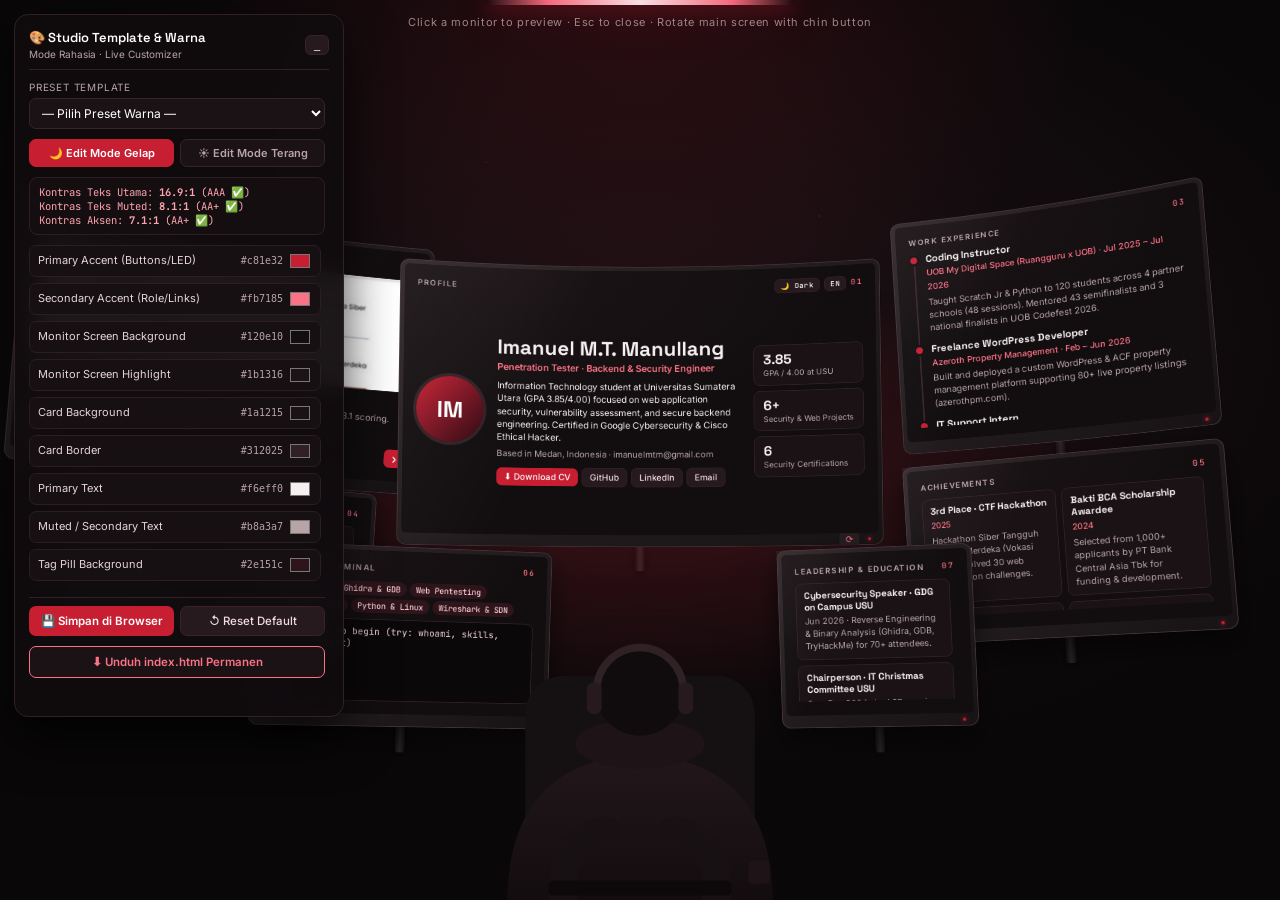
<file: tiara-cantik/index.html>
﻿<!DOCTYPE html>
<html lang="en"><head><meta charset="utf-8">
<meta name="viewport" content="width=device-width, initial-scale=1, viewport-fit=cover">
<title>Imanuel M.T. Manullang – Penetration Tester & Backend Engineer</title>
<meta name="description" content="Portfolio of Imanuel M.T. Manullang: Penetration Tester, Backend Engineer, and Information Technology student at Universitas Sumatera Utara.">
<meta property="og:title" content="Imanuel M.T. Manullang – Penetration Tester Portfolio"><meta property="og:description" content="Interactive 3D monitor-wall portfolio of Imanuel M.T. Manullang."><meta property="og:type" content="website">
<link rel="icon" type="image/png" href="../images/logo.png"><script>window.__STUDIO_MODE=1;window.__ASSET_PREFIX="../";</script>
<link href="https://fonts.googleapis.com/css2?family=Inter:wght@400;500;600;700&family=JetBrains+Mono:wght@400;500&family=Space+Grotesk:wght@500;600;700&display=swap" rel="stylesheet">
<style id="theme-style">
:root{
  --persp:1700px;--cam:12;--g:.22;
  --bg:#090708;--bg-top:#1d1115;
  --ac:#c81e32;--ac-hov:#dc2638;--ac2:#fb7185;--glow-rgb:200,30,50;
  --tx:#f6eff0;--mu:#b8a3a7;--pn:#120e10;--pn2:#1b1316;
  --cd:#1a1215;--bd:#312025;--tag-bg:#2e151c;--tag-tx:#fecdd3;
  --btn-g:#261a1e;--btn-gt:#f3dce0;--tl-bd:#3a2229;--term-bg:#0b0809;--term-tx:#f2d5da;
  --sh-top:rgba(255,255,255,.06);--sh-vig:rgba(0,0,0,.38)
}
body.screen-light{
  --tx:#1c1214;--mu:#664f54;--pn:#faf5f6;--pn2:#f2e8ea;
  --cd:#ffffff;--bd:#e5d4d8;--tag-bg:#ffe4e8;--tag-tx:#9f1239;
  --ac2:#be123c;--btn-g:#ece0e3;--btn-gt:#2e181d;--tl-bd:#dfc8cd;--term-bg:#161012;--term-tx:#f5dce0;
  --sh-top:rgba(255,255,255,.45);--sh-vig:rgba(40,15,22,.08)
}
</style>
<style>
*{box-sizing:border-box}
html,body{margin:0;height:100%;background:var(--bg);color:var(--tx);font:13px/1.48 Inter,system-ui,sans-serif;overflow:hidden;-webkit-font-smoothing:antialiased}
body.stack{overflow:auto}

/* ===== NIGHT STUDIO ROOM ENVIRONMENT (Always Night Mode, Strictly Behind Monitors) ===== */
.stage{position:fixed;inset:0;z-index:2;overflow:hidden;background:radial-gradient(85% 68% at 50% 38%,var(--bg-top),var(--bg) 74%)}
body.focus .stage{z-index:45}
.room-lamp{position:absolute;top:0;left:50%;transform:translateX(-50%);width:clamp(260px,24vw,380px);height:5px;background:linear-gradient(90deg,transparent,var(--ac2) 20%,#fff 50%,var(--ac2) 80%,transparent);border-radius:0 0 8px 8px;box-shadow:0 2px 18px rgba(var(--glow-rgb),.7),0 6px 45px rgba(var(--glow-rgb),.45);z-index:0;pointer-events:none;transition:opacity .5s}
.room-cone{position:absolute;inset:0;background:radial-gradient(48% 55% at 50% 0%,rgba(var(--glow-rgb),.14),transparent 72%);z-index:0;pointer-events:none;transition:opacity .5s}
.room-ambient{position:absolute;inset:0;pointer-events:none;z-index:0;background:radial-gradient(2px 2px at 22% 28%,rgba(var(--glow-rgb),.32),transparent),radial-gradient(1.5px 1.5px at 38% 18%,rgba(var(--glow-rgb),.24),transparent),radial-gradient(2px 2px at 64% 24%,rgba(var(--glow-rgb),.28),transparent),radial-gradient(1.5px 1.5px at 77% 34%,rgba(var(--glow-rgb),.2),transparent);transition:opacity .5s}

/* ===== 3D WORLD & MONITOR ARMS (Stands strictly behind all monitors) ===== */
.arms{position:absolute;inset:0;perspective:var(--persp);perspective-origin:50% 54%;pointer-events:none;z-index:1}
.arm-holder{position:absolute;left:50%;top:54%;margin-left:calc(var(--w)*-.5px);margin-top:calc(var(--h)*-.5px);width:calc(var(--w)*1px);height:calc(var(--h)*1px);transition:transform 1.35s cubic-bezier(.22,1,.32,1)}
.arm{position:absolute;left:50%;bottom:-32px;width:12px;height:40px;margin-left:-6px;background:linear-gradient(90deg,#141112,#2e2528,#141112);border-radius:3px;box-shadow:0 6px 14px rgba(0,0,0,.6)}
body.focus .arms{opacity:.15;transition:opacity .5s}

.world{position:absolute;inset:0;perspective:var(--persp);perspective-origin:50% 54%;transform-style:flat;z-index:2}
.bgp{position:absolute;left:50%;top:54%;pointer-events:none;z-index:0}

/* ===== MONITORS & SLOWER SMOOTH HOVER/FOCUS ANIMATION ===== */
.mon{position:absolute;left:50%;top:54%;margin-left:calc(var(--w)*-.5px);margin-top:calc(var(--h)*-.5px);width:calc(var(--w)*1px);height:calc(var(--h)*1px);transform-style:preserve-3d;transition:transform 1.35s cubic-bezier(.22,1,.32,1);outline:0;cursor:pointer;z-index:var(--zi,2)}
body:not(.focus) .mon:hover,body:not(.focus) .mon:focus-visible{--g:.48;z-index:25!important}
body.focus .mon:not(.focus){--g:.04;pointer-events:none}
.mon.focus{--g:.52;cursor:default;z-index:50!important;transform-style:flat;transition:transform 1.1s cubic-bezier(.22,1,.32,1)}
.mon.focus .rotor{transform-style:flat}

.glow{position:absolute;inset:-28px;border-radius:36px;background:radial-gradient(closest-side,rgba(var(--glow-rgb),var(--g)),rgba(var(--glow-rgb),0) 78%);transform:translateZ(-10px);transition:opacity .5s;pointer-events:none}
.mon.focus .glow{display:none}
.ring{position:absolute;inset:-4px;border:2px solid var(--ac2);border-radius:15px;opacity:0;transform:translateZ(50px);pointer-events:none;z-index:12}
.mon:focus-visible .ring{opacity:1}

.rotor{position:absolute;inset:0;transform-style:preserve-3d}
.fr{position:absolute;inset:0;border-radius:12px;padding:6px 6px 16px;background:linear-gradient(145deg,#2e2528,#171315);box-shadow:inset 0 0 0 1px #423337,0 16px 38px rgba(0,0,0,.6)}
.led{position:absolute;right:16px;bottom:6px;width:4px;height:4px;border-radius:50%;background:var(--ac);box-shadow:0 0 6px var(--ac)}
.panel{position:relative;width:100%;height:100%;border-radius:6px;overflow:hidden;background:radial-gradient(120% 100% at 20% 0,var(--pn2),var(--pn) 62%);color:var(--tx);padding:15px 17px;transition:background .3s,color .3s}
.sheen{position:absolute;inset:0;pointer-events:none;background:linear-gradient(115deg,var(--sh-top),transparent 36%),radial-gradient(130% 130% at 50% 50%,transparent 68%,var(--sh-vig))}
.dim{position:absolute;inset:0;background:rgba(7,5,6,.8);opacity:0;pointer-events:none;transition:opacity .5s;border-radius:12px;z-index:9}
body.focus .mon:not(.focus) .dim{opacity:1}

/* ===== 3D CURVED STRIPS (Top 3 Monitors) + LIVE INTERACTION ===== */
.strips{position:absolute;left:50%;top:0;width:0;height:0;transform-style:preserve-3d;pointer-events:none;transition:opacity .3s}
.st{position:absolute;top:0;overflow:hidden;backface-visibility:hidden}
.mon.curved:not(.focus):not(.rot-anim) .rotor>.fr{opacity:0;transform:translateZ(18px);pointer-events:auto}
.mon:not(.curved) .strips,.mon.focus .strips,.mon.rot-anim .strips{display:none}

.rotctl{position:absolute;right:34px;bottom:-1px;width:26px;height:16px;border:0;border-radius:4px;background:#261e21;color:var(--ac2);font-size:12px;line-height:1;cursor:pointer;transform:translateZ(35px);z-index:10}
.mon.focus .rotctl{transform:none}
.rotctl:hover,.rotctl:focus-visible{background:var(--ac);color:#fff;outline:0}
.handle{position:absolute;right:-8px;bottom:-8px;width:22px;height:22px;border-radius:50%;border:2px solid var(--ac2);opacity:0;cursor:grab;transform:translateZ(35px);touch-action:none;transition:opacity .2s;z-index:10}
.mon.focus .handle{transform:none}
.mon:hover .handle{opacity:.7}

/* ===== UI INSIDE SCREENS ===== */
h1,h2,h3{font-family:'Space Grotesk',sans-serif;margin:0;color:var(--tx)}
.ph{display:flex;justify-content:space-between;align-items:center;color:var(--mu);font-size:10px;font-weight:600;letter-spacing:.15em;text-transform:uppercase;margin-bottom:8px}
.ph b{color:var(--ac2);font-family:'JetBrains Mono',monospace;font-weight:500}
.ph-right{display:flex;align-items:center;gap:6px}
.tbtn{font:600 9.5px 'JetBrains Mono',monospace;color:var(--tx);background:var(--btn-g);border:1px solid var(--bd);border-radius:6px;padding:2px 7px;cursor:pointer;letter-spacing:.04em;transition:background .2s,border-color .2s}
.tbtn:hover{background:var(--ac);color:#fff;border-color:var(--ac)}
p{margin:5px 0}.mu{color:var(--mu)}
.tag{font:500 10px 'JetBrains Mono',monospace;font-style:normal;padding:2px 7px;border-radius:99px;background:var(--tag-bg);color:var(--tag-tx);margin:2px 4px 2px 0;display:inline-block}
.btn,.ar{font:500 11.5px Inter;color:#fff;background:var(--ac);border:0;border-radius:7px;padding:5px 10px;margin:4px 5px 0 0;text-decoration:none;display:inline-block;cursor:pointer;transition:background .2s,transform .15s}
.btn:hover,.ar:hover{background:var(--ac-hov);transform:translateY(-1px)}
.btn.g{background:var(--btn-g);color:var(--btn-gt);border:1px solid var(--bd)}
.btn.g:hover{background:var(--ac);color:#fff;border-color:var(--ac)}

/* Main Monitor (Profile) */
.pg{display:grid;grid-template-columns:auto 1fr auto;gap:18px;align-items:center;height:calc(100% - 26px)}
.av{width:88px;height:88px;border-radius:50%;display:grid;place-items:center;font:700 30px 'Space Grotesk';color:#fff;background:linear-gradient(135deg,var(--ac),#2a0810);box-shadow:0 0 0 4px var(--bd)}
.pg h1{font-size:27px;line-height:1.12}
.role{color:var(--ac2);font-weight:600;font-size:12.5px;margin:3px 0 6px}
.sum{font-size:12px;line-height:1.45}
.facts{list-style:none;margin:0;padding:0;display:grid;gap:7px;min-width:118px}
.facts li{background:var(--cd);border:1px solid var(--bd);border-radius:9px;padding:7px 12px;color:var(--mu);font-size:10.5px}
.facts b{display:block;font:700 18px 'Space Grotesk';color:var(--tx)}
.portrait .pg{grid-template-columns:1fr;justify-items:center;text-align:center;align-content:start;gap:10px;padding-top:4px}
.portrait .facts{grid-template-columns:repeat(3,1fr);width:100%}
.portrait .pg h1{font-size:24px}

/* Projects Carousel & Real Screenshots */
.car{display:flex;flex-direction:column;height:calc(100% - 26px)}
.vp{flex:1;min-height:0;overflow:hidden;border-radius:9px;touch-action:pan-y}
.track{display:flex;height:100%;transition:transform .6s cubic-bezier(.3,.8,.3,1)}
.slide{flex:0 0 100%;display:grid;grid-template-rows:1fr auto;gap:7px;cursor:pointer}
.th{position:relative;border-radius:9px;overflow:hidden;display:grid;place-items:center;font:700 54px 'Space Grotesk';color:rgba(255,255,255,.3);background:#1a1114;border:1px solid var(--bd)}
.th img{width:100%;height:100%;object-fit:cover;object-position:top center;display:block}
.th-badge{position:absolute;left:8px;top:8px;padding:2px 8px;border-radius:6px;background:rgba(15,10,12,.82);color:var(--ac2);font:500 10px 'JetBrains Mono',monospace;backdrop-filter:blur(4px)}
.sb h3{font-size:15.5px;line-height:1.2}.sb p{color:var(--mu);font-size:11.5px;margin:2px 0 4px;display:-webkit-box;-webkit-line-clamp:2;-webkit-box-orient:vertical;overflow:hidden}
.nav{display:flex;justify-content:space-between;align-items:center;padding-top:6px}
.dot{display:inline-block;width:7px;height:7px;border-radius:50%;background:var(--bd);margin:0 3px;cursor:pointer;transition:.2s}
.dot.on{background:var(--ac2);transform:scale(1.2)}
.ar{padding:2px 11px;margin:0;font-size:16px}
.detail{display:none;height:calc(100% - 26px);overflow:auto;padding-right:4px}
.mon.detail .car{display:none}.mon.detail .detail{display:block}
.shots{display:grid;grid-template-columns:repeat(2,1fr);gap:10px;margin:10px 0}
.shots img{width:100%;aspect-ratio:16/10;object-fit:cover;object-position:top;border-radius:8px;border:1px solid var(--bd)}

/* Timeline & Scrollable Panels */
.scroll{overflow:auto;height:calc(100% - 26px);padding-right:6px;scrollbar-width:thin;scrollbar-color:var(--ac) transparent}
.scroll::-webkit-scrollbar{width:6px}.scroll::-webkit-scrollbar-thumb{background:var(--ac);border-radius:9px}
.tl{border-left:2px solid var(--tl-bd);margin-left:5px;padding-left:14px}
.tl>div{position:relative;margin-bottom:12px}
.tl>div:before{content:'';position:absolute;left:-20px;top:4px;width:9px;height:9px;border-radius:50%;background:var(--ac);box-shadow:0 0 0 3px var(--pn)}
.tl h3{font-size:13px;line-height:1.25}.tl small{color:var(--ac2);font-weight:500;font-size:11px}.tl p{color:var(--mu);font-size:11.5px;margin:3px 0}

/* Cards (Certs, Achievements, Community) */
.cards{display:grid;grid-template-columns:1fr 1fr;gap:7px;height:calc(100% - 26px);overflow:auto;padding-right:4px;scrollbar-width:thin;scrollbar-color:var(--ac) transparent}
.card{background:var(--cd);border:1px solid var(--bd);border-radius:8px;padding:8px 10px}
.card h3{font-size:12px;line-height:1.25}.card small{color:var(--ac2);font-size:10.5px;font-weight:500}.card p{font-size:11px;margin:3px 0 0}
.card a{color:var(--ac2);font-size:10.5px;font-weight:500;text-decoration:underline}

/* Skills & Terminal */
.term{font:11.5px 'JetBrains Mono',monospace;background:var(--term-bg);border:1px solid var(--bd);border-radius:8px;padding:7px 9px;height:calc(100% - 74px);display:flex;flex-direction:column;cursor:text}
.tout{flex:1;overflow:auto;color:var(--term-tx);scrollbar-width:none}.tout div{white-space:pre-wrap;margin-bottom:2px}.tout u{color:var(--ac2)}
.ti{display:flex;gap:6px;color:var(--ac2)}.ti input{flex:1;background:none;border:0;color:#fff;font:inherit;outline:0}
.chips{display:flex;flex-wrap:wrap;margin-bottom:6px}
.chips .tag{font-size:10.5px;padding:2px 8px;transition:.2s;cursor:pointer}.chips .tag:hover{transform:translateY(-2px);background:var(--ac);color:#fff}

.close{position:fixed;top:18px;right:18px;z-index:60;display:none;background:#1f1417;color:#f6eff0;border:1px solid var(--bd);border-radius:9px;padding:8px 14px;font:500 13px Inter;cursor:pointer}
body.focus .close{display:block}.close:hover,.close:focus-visible{background:var(--ac);outline:0}
.hint{position:fixed;top:14px;left:0;right:0;text-align:center;color:#9e8489;font-size:11px;letter-spacing:.06em;z-index:5;pointer-events:none}

/* ===== CENTER PERSON & DESK (No arch highlight, no line over monitors, behind focus preview) ===== */
.me{position:fixed;left:50%;bottom:-1vh;transform:translateX(-50%);width:clamp(225px,26vw,396px);z-index:30;pointer-events:none;transition:opacity .5s}
.desk{position:fixed;left:0;right:0;bottom:0;height:16vh;z-index:1;pointer-events:none;background:linear-gradient(to bottom,transparent 0%,#070506 90%);transition:opacity .5s}
.haze{position:fixed;inset:0;z-index:1;pointer-events:none;transition:opacity .5s;background:radial-gradient(75% 65% at 50% 46%,transparent 60%,rgba(6,4,5,.65))}
body.focus .world{z-index:45}
body.focus .me{z-index:1;opacity:.12}
body.focus .haze,body.focus .desk,body.focus .room-lamp,body.focus .room-cone,body.focus .room-ambient{opacity:.14}

/* mobile / tablet stack */
.stack .stage{position:relative;perspective:none;overflow:visible;padding:44px 14px 30px;min-height:100%}
.stack .world{position:static;perspective:none;transform:none;width:auto;height:auto;display:grid;grid-template-columns:repeat(auto-fit,minmax(min(100%,330px),1fr));gap:20px;max-width:1000px;margin:auto}
.stack .world>.mon.main{grid-column:1/-1}
.stack .mon{position:relative;left:auto;top:auto;margin:0;width:100%;height:auto;transform:perspective(900px) rotateX(5deg)!important}
.stack .rotor,.stack .fr{position:relative;inset:auto;opacity:1!important;transform:none!important}.stack .panel{height:auto;min-height:230px}.stack .scroll,.stack .term,.stack .cards{height:260px}.stack .car{height:320px}
.stack .glow,.stack .arms,.stack .strips,.stack .dim,.stack .ring,.stack .bgp,.stack .me,.stack .desk,.stack .spot,.stack .room-lamp,.stack .room-cone,.stack .handle{display:none}
.stack .rotctl{bottom:2px;width:44px;height:30px;right:30px}
.stack .pg{grid-template-columns:1fr;justify-items:center;text-align:center;height:auto}.stack .hint{position:absolute}
@media(prefers-reduced-motion:reduce){.mon,.arm-holder,.spot,.track{transition:opacity .2s!important}}
</style></head><body>
<div class="hint" id="hint">Click a monitor to preview · Esc to close · Rotate main screen with chin button</div>
<button class="close" id="close">Close ✕</button>
<main class="stage" id="stage"><div class="room-lamp" aria-hidden="true"></div><div class="room-cone" aria-hidden="true"></div><div class="room-ambient" aria-hidden="true"></div><div class="arms" id="arms"></div><div class="world" id="world"></div></main>
<div class="haze"></div><div class="desk"></div>
<svg class="me" viewBox="0 0 400 430" role="img" aria-label="Developer wearing headphones, seen from behind, seated at a desk">
<defs><linearGradient id="hd" x1="0" y1="0" x2="0" y2="1"><stop offset="0" stop-color="#22171a"/><stop offset="1" stop-color="#120c0e"/></linearGradient></defs>
<rect x="62" y="150" width="276" height="270" rx="46" fill="#151012"/>
<path d="M40 430C40 310 90 252 200 244C310 252 360 310 360 430Z" fill="url(#hd)"/>
<ellipse cx="200" cy="232" rx="78" ry="30" fill="#1e1417"/>
<circle cx="200" cy="168" r="54" fill="#100c0d"/><path d="M148 168a52 52 0 0 1 104 0" fill="none" stroke="#302125" stroke-width="9"/>
<rect x="136" y="158" width="18" height="38" rx="8" fill="#261a1e"/><rect x="246" y="158" width="18" height="38" rx="8" fill="#261a1e"/>
<path d="M110 430C100 380 120 340 160 336M290 430C300 380 280 340 240 336" fill="none" stroke="#181113" stroke-width="34" stroke-linecap="round"/>
<rect x="90" y="396" width="220" height="18" rx="5" fill="#0d090a"/><rect x="330" y="372" width="26" height="28" rx="5" fill="#1e1417"/>
</svg>
<script>
/* ===== THEME STORAGE & DEFAULT CONFIG ===== */
const DEFAULT_THEME={
  dark:{
    '--bg':'#090708','--bg-top':'#1d1115',
    '--ac':'#c81e32','--ac-hov':'#dc2638','--ac2':'#fb7185','--glow-rgb':'200,30,50',
    '--tx':'#f6eff0','--mu':'#b8a3a7','--pn':'#120e10','--pn2':'#1b1316',
    '--cd':'#1a1215','--bd':'#312025','--tag-bg':'#2e151c','--tag-tx':'#fecdd3',
    '--btn-g':'#261a1e','--btn-gt':'#f3dce0','--tl-bd':'#3a2229','--term-bg':'#0b0809','--term-tx':'#f2d5da'
  },
  light:{
    '--tx':'#1c1214','--mu':'#664f54','--pn':'#faf5f6','--pn2':'#f2e8ea',
    '--cd':'#ffffff','--bd':'#e5d4d8','--tag-bg':'#ffe4e8','--tag-tx':'#9f1239',
    '--ac2':'#be123c','--btn-g':'#ece0e3','--btn-gt':'#2e181d','--tl-bd':'#dfc8cd','--term-bg':'#161012','--term-tx':'#f5dce0'
  }
};
let THEME=JSON.parse(JSON.stringify(DEFAULT_THEME));
try{
  const saved=localStorage.getItem('im_portfolio_theme_v1');
  if(saved){const parsed=JSON.parse(saved);if(parsed&&parsed.dark&&parsed.light)THEME=parsed}
}catch(e){}

function hexToRgbStr(hex){
  const m=/^#?([a-f\d]{2})([a-f\d]{2})([a-f\d]{2})$/i.exec(hex||'');
  return m?`${parseInt(m[1],16)},${parseInt(m[2],16)},${parseInt(m[3],16)}`:'200,30,50';
}
function buildThemeCss(t){
  t.dark['--glow-rgb']=hexToRgbStr(t.dark['--ac']);
  const dVars=Object.entries(t.dark).map(([k,v])=>`${k}:${v}`).join(';');
  const lVars=Object.entries(t.light).map(([k,v])=>`${k}:${v}`).join(';');
  return `:root{--persp:1700px;--cam:12;--g:.22;${dVars};--sh-top:rgba(255,255,255,.06);--sh-vig:rgba(0,0,0,.38)}\nbody.screen-light{${lVars};--sh-top:rgba(255,255,255,.45);--sh-vig:rgba(40,15,22,.08)}`;
}
function applyTheme(t,rebuildStrips=false){
  const el=document.getElementById('theme-style');
  if(el)el.textContent=buildThemeCss(t);
  const wg=document.getElementById('wg');
  if(wg)wg.style.background=`radial-gradient(55% 50% at 50% 50%,rgba(${t.dark['--glow-rgb']},.22),transparent 70%)`;
  if(rebuildStrips&&typeof renderAll==='function')renderAll();
}
applyTheme(THEME,false);

/* ===== BILINGUAL CV & PORTFOLIO DATA (Imanuel M.T. Manullang) ===== */
const ASSET_PREFIX=window.__ASSET_PREFIX||'';
const I18N={
  en:{
    hint:'Click a monitor to preview · Esc to close · Rotate main screen with chin button',
    close:'Close ✕',
    based:'Based in',
    dlCv:'⬇ Download CV',
    viewCred:'View credential ↗',
    liveDemo:'Live / Report ↗',
    repo:'GitHub Repo ↗',
    back:'‹ Back',
    termInit:'type <u>help</u> to begin (try: whoami, skills, edu, contact)',
    names:{main:'Profile',projects:'Projects',exp:'Work Experience',certs:'Certifications & Training',ach:'Achievements',interests:'Skills & Terminal',community:'Leadership & Education'},
    profile:{
      name:'Imanuel M.T. Manullang',ini:'IM',
      role:'Penetration Tester · Backend & Security Engineer',
      sum:'Information Technology student at Universitas Sumatera Utara (GPA 3.85/4.00) focused on web application security, vulnerability assessment, and secure backend engineering. Certified in Google Cybersecurity & Cisco Ethical Hacker.',
      loc:'Medan, Indonesia · imanuelmtm@gmail.com',
      facts:[['3.85','GPA / 4.00 at USU'],['6+','Security & Web Projects'],['6','Security Certifications']]
    },
    projects:[
      {t:'Merdeka Siber Lab Pentest Report',role:'Penetration Tester',img:'images/proj-merdeka-report.avif',shots:['images/proj-merdeka-report.avif'],tags:['Burp Suite','OWASP','CWE','CVSS 3.1'],url:'https://drive.google.com/file/d/16enmjDkdSbmKZDZFic-MVA8EXvRhiY6D/view?usp=sharing',repo:'',d:'Web application penetration test identifying 8 vulnerabilities with CVSS 3.1 scoring.',long:'Conducted penetration testing on a simulated web application using Burp Suite (Proxy, Intruder, Repeater) to identify and document 8 vulnerabilities including Open Redirect, Username Enumeration, IDOR, and Unrestricted File Upload. Delivered technical mitigation recommendations based on CVSS 3.1 and OWASP/CWE.'},
      {t:'ITLG Lab Management System',role:'Backend Engineer',img:'images/proj-itlg-dashboard.avif',shots:['images/proj-itlg-dashboard.avif','images/proj-itlg-login.avif'],tags:['Laravel','REST API','JWT','PostgreSQL'],url:'http://itlgcloud.my.id/',repo:'https://github.com/welmnlg/lab_management_system',d:'Secured laboratory backend platform with JWT auth, RBAC, and QR attendance.',long:'Engineered the backend architecture (Laravel, REST APIs) of a laboratory platform, securing APIs with JWT authentication and role-based access control (Admin, Assistant, User). Built a QR-based attendance and access system with real-time monitoring on PostgreSQL.'},
      {t:'ERP Prototype: Toko Aini',role:'Business Analyst & Designer',img:'images/cover-erp.avif',shots:['images/cover-erp.avif'],tags:['Figma','Business Analysis','ERP Design'],url:'https://figma.com/design/YYNlt8YzztwNar942dcp1G/ESD',repo:'',d:'End-to-end ERP prototype for inventory, sales, finance, and HR modules.',long:'Analyzed sales, inventory, finance, and HR processes at a 15-year manual uniform retailer, then prototyped Inventory, Admin, and Employee ERP modules with real-time stock synchronization and role-based access control.'},
      {t:'Go Campus – Semantic Search',role:'Backend Developer',img:'images/proj-gocampus-home.avif',shots:['images/proj-gocampus-home.avif','images/proj-gocampus-protege.avif'],tags:['Protégé','RDF','Laravel','PHP'],url:'',repo:'',d:'Semantic web search engine for Indonesian universities modeled in Protégé & RDF.',long:'Built a semantic web-based search engine for universities across Indonesia, modeled in Protégé with a structured RDF dataset to deliver high-precision campus search results. Earned an A grade in the Semantic Web course.'},
      {t:'AmbiVerse – UTBK Platform',role:'Backend Developer',img:'images/proj-ambiverse-home.avif',shots:['images/proj-ambiverse-home.avif','images/proj-ambiverse-admin.avif'],tags:['PHP','Laravel','MySQL','JavaScript'],url:'',repo:'https://github.com/welmnlg/ambiverse',d:'All-in-one UTBK/SNBT exam prep platform. Winner, 1st Best Final Project.',long:'Developed core backend features and question package CRUD systems for high school students preparing for Indonesia\'s UTBK/SNBT entrance exams. Winner of 1st Best Final Project at HIMATIF x ITLG Mini Competition 2022.'},
      {t:'Pandhu: Trip Helper',role:'Fullstack Developer',img:'images/proj-pandhu-home.avif',shots:['images/proj-pandhu-home.avif','images/proj-pandhu-admin.avif'],tags:['Laravel','MySQL','Tailwind','Bootstrap'],url:'',repo:'',d:'TripAdvisor-inspired travel discovery platform with full CMS & CRUD.',long:'Built a centralized travel discovery platform with a custom admin panel and full CMS for managing attractions, accommodations, and restaurants with validated Laravel CRUD routes.'}
    ],
    experience:[
      {co:'UOB My Digital Space (Ruangguru x UOB)',role:'Coding Instructor',period:'Jul 2025 – Jul 2026',txt:'Taught Scratch Jr & Python to 120 students across 4 partner schools (48 sessions). Mentored 43 semifinalists and 3 national finalists in UOB Codefest 2026.'},
      {co:'Azeroth Property Management',role:'Freelance WordPress Developer',period:'Feb – Jun 2026',txt:'Built and deployed a custom WordPress & ACF property management platform supporting 80+ live property listings (azerothpm.com).'},
      {co:'Kanwil Ditjen Perbendaharaan Sumatera Utara',role:'IT Support Intern',period:'Mar – Jun 2025',txt:'Provided daily ICT troubleshooting & Monev, delivered phishing-awareness training to 40+ staff, and built a Google Sites reporting dashboard.'},
      {co:'IT Laboratory Group (ITLG), USU',role:'Laboratory Teaching Assistant',period:'Sep 2023 – Dec 2025',txt:'Instructed 5 IT practicum courses for 150+ students, guided the Top 1 Best Final Project group, and mentored SDN network implementations.'}
    ],
    certs:[
      {n:'Google Cybersecurity Certificate',i:'Coursera',y:'2026',u:'https://coursera.org/account/accomplishments/specialization/C41JAGXEO7JL'},
      {n:'Ethical Hacker',i:'Cisco Networking Academy',y:'Dec 2024',u:''},
      {n:'Cyber Sentinel Secure',i:'X-code Indonesia',y:'Sep 2025',u:''},
      {n:'Security Manpower Training (SMTP)',i:'KISIA & NSHC',y:'Sep 2024',u:''},
      {n:'NDG Linux Essentials',i:'Cisco Networking Academy',y:'Apr 2024',u:''},
      {n:'Android App Security Fundamentals',i:'Mobile Hacking Lab',y:'2024',u:''}
    ],
    ach:[
      {t:'3rd Place · CTF Hackathon',y:'2025',d:'Hackathon Siber Tangguh Bangsa Merdeka (Vokasi USU) – solved 30 web exploitation challenges.'},
      {t:'Bakti BCA Scholarship Awardee',y:'2024',d:'Selected from 1,000+ applicants by PT Bank Central Asia Tbk for funding & development.'},
      {t:'1st Place · Business Impact Plan',y:'2024',d:'BCA University Competition – drove sales growth & awareness for MSME "Inaklin".'},
      {t:'1st Winner · Best Final Project',y:'2022',d:'HIMATIF x ITLG Competition – best web programming project for AmbiVerse.'}
    ],
    community:[
      {n:'Cybersecurity Speaker · GDG on Campus USU',d:'Jun 2026 · Reverse Engineering & Binary Analysis (Ghidra, GDB, TryHackMe) for 70+ attendees.'},
      {n:'Chairperson · IT Christmas Committee USU',d:'Sep–Dec 2024 · Led 67 members across 7 divisions for 200+ attendees; raised Rp31M+.'},
      {n:'Universitas Sumatera Utara (USU)',d:'2022–Present · Bachelor of Information Technology (GPA 3.85 / 4.00).'}
    ],
    interests:['Burp Suite','Ghidra & GDB','Web Pentesting','Laravel & JWT','Python & Linux','Wireshark & SDN']
  },
  id:{
    hint:'Klik monitor untuk preview · Esc untuk tutup · Putar layar utama dengan tombol di bawah monitor',
    close:'Tutup ✕',
    based:'Domisili',
    dlCv:'⬇ Unduh CV',
    viewCred:'Lihat kredensial ↗',
    liveDemo:'Buka Proyek / Laporan ↗',
    repo:'Repositori GitHub ↗',
    back:'‹ Kembali',
    termInit:'ketik <u>help</u> untuk mulai (coba: whoami, skills, edu, contact)',
    names:{main:'Profil',projects:'Proyek',exp:'Pengalaman Kerja',certs:'Sertifikasi & Pelatihan',ach:'Pencapaian',interests:'Keahlian & Terminal',community:'Organisasi & Pendidikan'},
    profile:{
      name:'Imanuel M.T. Manullang',ini:'IM',
      role:'Penetration Tester · Backend & Security Engineer',
      sum:'Mahasiswa Teknologi Informasi Universitas Sumatera Utara (IPK 3.85/4.00) dengan fokus pada keamanan aplikasi web, pengujian penetrasi, dan rekayasa backend. Tersertifikasi Google Cybersecurity & Cisco Ethical Hacker.',
      loc:'Medan, Indonesia · imanuelmtm@gmail.com',
      facts:[['3.85','IPK / 4.00 di USU'],['6+','Proyek Keamanan & Web'],['6','Sertifikasi Keamanan']]
    },
    projects:[
      {t:'Laporan Pentest Web: Merdeka Siber Lab',role:'Penetration Tester',img:'images/proj-merdeka-report.avif',shots:['images/proj-merdeka-report.avif'],tags:['Burp Suite','OWASP','CWE','CVSS 3.1'],url:'https://drive.google.com/file/d/16enmjDkdSbmKZDZFic-MVA8EXvRhiY6D/view?usp=sharing',repo:'',d:'Pengujian penetrasi aplikasi web yang mendokumentasikan 8 celah keamanan (CVSS 3.1).',long:'Melakukan pengujian penetrasi pada aplikasi web simulasi menggunakan Burp Suite (Proxy, Intruder, Repeater) untuk mengidentifikasi 8 kerentanan termasuk Open Redirect, Username Enumeration, IDOR, dan Unrestricted File Upload beserta rekomendasi mitigasi berbasis CVSS 3.1 dan OWASP/CWE.'},
      {t:'ITLG Lab Management System',role:'Backend Engineer',img:'images/proj-itlg-dashboard.avif',shots:['images/proj-itlg-dashboard.avif','images/proj-itlg-login.avif'],tags:['Laravel','REST API','JWT','PostgreSQL'],url:'http://itlgcloud.my.id/',repo:'https://github.com/welmnlg/lab_management_system',d:'Arsitektur backend laboratorium dengan autentikasi JWT, RBAC, dan presensi QR.',long:'Merancang arsitektur backend (Laravel, REST API) untuk sistem manajemen laboratorium dengan pengamanan JWT dan pembagian hak akses (Admin, Asisten, User), serta sistem presensi QR real-time berbasis PostgreSQL.'},
      {t:'Prototipe ERP: Toko Aini',role:'Business Analyst & Designer',img:'images/cover-erp.avif',shots:['images/cover-erp.avif'],tags:['Figma','Business Analysis','ERP Design'],url:'https://figma.com/design/YYNlt8YzztwNar942dcp1G/ESD',repo:'',d:'Prototipe sistem ERP untuk modul inventaris, penjualan, keuangan, dan SDM.',long:'Menganalisis proses penjualan, inventaris, keuangan, dan SDM pada toko seragam 15 tahun, lalu merancang prototipe modul Inventaris, Admin, dan Karyawan dengan sinkronisasi stok real-time.'},
      {t:'Go Campus – Pencarian Semantik',role:'Backend Developer',img:'images/proj-gocampus-home.avif',shots:['images/proj-gocampus-home.avif','images/proj-gocampus-protege.avif'],tags:['Protégé','RDF','Laravel','PHP'],url:'',repo:'',d:'Mesin pencari universitas berbasis web semantik menggunakan Protégé & RDF.',long:'Membangun mesin pencari universitas di seluruh Indonesia berbasis Semantic Web yang dimodelkan di Protégé dengan dataset RDF terstruktur. Meraih nilai A pada mata kuliah Semantic Web.'},
      {t:'AmbiVerse – Platform UTBK/SNBT',role:'Backend Developer',img:'images/proj-ambiverse-home.avif',shots:['images/proj-ambiverse-home.avif','images/proj-ambiverse-admin.avif'],tags:['PHP','Laravel','MySQL','JavaScript'],url:'',repo:'https://github.com/welmnlg/ambiverse',d:'Platform belajar & tryout UTBK/SNBT. Pemenang Proyek Akhir Terbaik 1.',long:'Mengembangkan fitur backend dan manajemen paket soal tryout untuk siswa SMA yang mempersiapkan ujian masuk PTN UTBK/SNBT. Memenangkan penghargaan Best Final Project di HIMATIF x ITLG 2022.'},
      {t:'Pandhu: Trip Helper',role:'Fullstack Developer',img:'images/proj-pandhu-home.avif',shots:['images/proj-pandhu-home.avif','images/proj-pandhu-admin.avif'],tags:['Laravel','MySQL','Tailwind','Bootstrap'],url:'',repo:'',d:'Platform eksplorasi wisata terinspirasi TripAdvisor dengan CMS & CRUD lengkap.',long:'Membangun platform direktori wisata terpusat lengkap dengan panel admin dan CMS untuk mengelola destinasi wisata, hotel, dan restoran menggunakan rute CRUD Laravel yang tervalidasi.'}
    ],
    experience:[
      {co:'UOB My Digital Space (Ruangguru x UOB)',role:'Coding Instructor',period:'Jul 2025 – Jul 2026',txt:'Mengajar kurikulum Scratch Jr & Python ke 120 siswa di 4 sekolah mitra (48 sesi). Membimbing 43 semifinalis & 3 finalis nasional UOB Codefest 2026.'},
      {co:'Azeroth Property Management',role:'Freelance WordPress Developer',period:'Feb – Jun 2026',txt:'Merancang dan mendeploy sistem manajemen properti WordPress & ACF yang mendukung 80+ listing properti aktif (azerothpm.com).'},
      {co:'Kanwil Ditjen Perbendaharaan Sumatera Utara',role:'IT Support Intern',period:'Mar – Jun 2025',txt:'Menangani troubleshooting TIK harian & Monev, membawakan pelatihan kesadaran phishing untuk 40+ staf, dan membangun dashboard Google Sites.'},
      {co:'IT Laboratory Group (ITLG), USU',role:'Asisten Laboratorium',period:'Sep 2023 – Des 2025',txt:'Mengajar praktikum di 5 mata kuliah TI untuk 150+ mahasiswa, membimbing tim peraih Top 1 Proyek Akhir Terbaik, dan memandu arsitektur jaringan SDN.'}
    ],
    certs:[
      {n:'Google Cybersecurity Certificate',i:'Coursera',y:'2026',u:'https://coursera.org/account/accomplishments/specialization/C41JAGXEO7JL'},
      {n:'Ethical Hacker',i:'Cisco Networking Academy',y:'Des 2024',u:''},
      {n:'Cyber Sentinel Secure',i:'X-code Indonesia',y:'Sep 2025',u:''},
      {n:'Security Manpower Training (SMTP)',i:'KISIA & NSHC',y:'Sep 2024',u:''},
      {n:'NDG Linux Essentials',i:'Cisco Networking Academy',y:'Apr 2024',u:''},
      {n:'Android App Security Fundamentals',i:'Mobile Hacking Lab',y:'2024',u:''}
    ],
    ach:[
      {t:'Juara 3 · Hackathon CTF Siber',y:'2025',d:'Hackathon Siber Tangguh Bangsa Merdeka (Vokasi USU) – menyelesaikan 30 tantangan web exploitation.'},
      {t:'Penerima Beasiswa Bakti BCA',y:'2024',d:'Terpilih dari 1.000+ pendaftar oleh PT Bank Central Asia Tbk untuk pendanaan & pengembangan diri.'},
      {t:'Juara 1 · Business Impact Plan',y:'2024',d:'Kompetisi BCA – mendorong pertumbuhan penjualan & kesadaran produk UMKM "Inaklin".'},
      {t:'Juara 1 · Proyek Akhir Web Terbaik',y:'2022',d:'Kompetisi Mini HIMATIF x ITLG – proyek pemrograman web terbaik untuk AmbiVerse.'}
    ],
    community:[
      {n:'Pembicara Keamanan Siber · GDG USU',d:'Jun 2026 · Sesi Reverse Engineering & Analisis Biner (Ghidra, GDB, TryHackMe) untuk 70+ peserta.'},
      {n:'Ketua Panitia · Natal TI USU',d:'Sep–Des 2024 · Memimpin 67 panitia di 7 divisi untuk 200+ peserta & menghimpun dana Rp31 juta+.'},
      {n:'Universitas Sumatera Utara (USU)',d:'2022–Sekarang · S1 Teknologi Informasi (IPK 3.85 / 4.00).'}
    ],
    interests:['Burp Suite','Ghidra & GDB','Web Pentesting','Laravel & JWT','Python & Linux','Wireshark & SDN']
  }
};

/* ===== CONFIG: tweak here ===== */
const CFG={cam:12,persp:1700,arc:1250,curveR:1350,glow:.22,rotMs:900,parallax:0};
const SZ={main:[640,380,1,16],projects:[520,330,1,12],exp:[400,310,1,10],certs:[400,230,0],ach:[400,230,0],interests:[380,230,0],community:[250,230,0]};
const ZIDX={main:4,projects:3,exp:3,certs:2,ach:2,interests:4,community:6};
const LAY={
  land:{main:[0,-110],projects:[-25,-150],exp:[25,-190],certs:[-25,135],ach:[25,100],interests:[-14,205],community:[14,205]},
  port:{main:[0,-70],projects:[-25.5,-210],exp:[28,-250],certs:[-25.5,30],ach:[28,20],interests:[-17,290],community:[17,290]}
};

let lang='en',lightMode=false,cur=null,hov=null,portrait=false,stack=false,busy=false,projIdx=0,projPaused=false,projStarted=false;
const $=s=>document.querySelector(s),world=$('#world'),armsEl=$('#arms'),mons={},arms={};
const RM=matchMedia('(prefers-reduced-motion:reduce)').matches;
document.documentElement.style.setProperty('--persp',CFG.persp+'px');
document.documentElement.style.setProperty('--cam',CFG.cam);
document.documentElement.style.setProperty('--g',CFG.glow);

const L=()=>I18N[lang];
const dim=id=>id=='main'?(portrait?[380,640]:[640,380]):SZ[id];
const sc=()=>Math.min(innerWidth/1700,innerHeight/830);
const tags=a=>a.map(t=>`<i class="tag">${t}</i>`).join('');
const H=(t,n,extra='')=>`<div class="ph"><span>${t}</span><div class="ph-right">${extra}<b>${n}</b></div></div>`;

const R={
  main:()=>{
    const d=L(),P=d.profile;
    const ctrls=`<button class="tbtn" data-act="theme" title="Toggle screen dark/light mode">${lightMode?'☀️ Light':'🌙 Dark'}</button><button class="tbtn" data-act="lang" title="Switch language">${lang.toUpperCase()}</button>`;
    return H(d.names.main,'01',ctrls)+`<div class="pg"><div class="av">${P.ini}</div><div><h1>${P.name}</h1><p class="role">${P.role}</p><p class="sum">${P.sum}</p><p class="mu" style="font-size:11.5px">${d.based} ${P.loc}</p><div><a class="btn" href="${ASSET_PREFIX}Imanuel_MT_Manullang_CV.pdf" download="Imanuel_MT_Manullang_CV.pdf">${d.dlCv}</a><a class="btn g" href="https://github.com/welmnlg" target="_blank" rel="noopener">GitHub</a><a class="btn g" href="https://id.linkedin.com/in/imanuelmnllg" target="_blank" rel="noopener">LinkedIn</a><a class="btn g" href="mailto:imanuelmtm@gmail.com">Email</a></div></div><ul class="facts">${P.facts.map(f=>`<li><b>${f[0]}</b>${f[1]}</li>`).join('')}</ul></div>`;
  },
  projects:()=>{
    const d=L();
    return H(d.names.projects,'02')+`<div class="car"><div class="vp"><div class="track">${d.projects.map((p,i)=>`<div class="slide" data-i="${i}"><div class="th"><img src="${ASSET_PREFIX}${p.img}" alt="${p.t}" loading="lazy"><span class="th-badge">${p.role}</span></div><div class="sb"><h3>${p.t}</h3><p>${p.d}</p><div>${tags(p.tags)}</div></div></div>`).join('')}</div></div><div class="nav"><button class="ar" data-d="-1" aria-label="Previous project">‹</button><span>${d.projects.map((_,idx)=>`<i class="dot ${idx===projIdx?'on':''}" data-i="${idx}"></i>`).join('')}</span><button class="ar" data-d="1" aria-label="Next project">›</button></div></div><div class="detail"></div>`;
  },
  exp:()=>{
    const d=L();
    return H(d.names.exp,'03')+`<div class="scroll"><div class="tl">${d.experience.map(e=>`<div><h3>${e.role}</h3><small>${e.co} · ${e.period}</small><p>${e.txt}</p></div>`).join('')}</div></div>`;
  },
  certs:()=>{
    const d=L();
    return H(d.names.certs,'04')+`<div class="cards">${d.certs.map(c=>`<div class="card"><h3>${c.n}</h3><small>${c.i} · ${c.y}</small>${c.u?`<br><a href="${c.u}" target="_blank" rel="noopener">${d.viewCred}</a>`:''}</div>`).join('')}</div>`;
  },
  ach:()=>{
    const d=L();
    return H(d.names.ach,'05')+`<div class="cards">${d.ach.map(a=>`<div class="card"><h3>${a.t}</h3><small>${a.y}</small><p class="mu">${a.d}</p></div>`).join('')}</div>`;
  },
  interests:()=>{
    const d=L();
    return H(d.names.interests,'06')+`<div class="chips">${d.interests.map(t=>`<i class="tag" data-t="${t}">${t}</i>`).join('')}</div><div class="term"><div class="tout"><div>${d.termInit}</div></div><label class="ti">$<input aria-label="Terminal command" autocomplete="off" spellcheck="false"></label></div>`;
  },
  community:()=>{
    const d=L();
    return H(d.names.community,'07')+`<div class="scroll">${d.community.map(c=>`<div class="card" style="margin-bottom:7px"><h3>${c.n}</h3><p class="mu" style="font-size:11px;margin-top:2px">${c.d}</p></div>`).join('')}</div>`;
  }
};

const CMD={
  help:()=>'commands: <u>help whoami skills edu contact ctf clear</u>',
  whoami:()=>`${L().profile.name} — ${L().profile.role}`,
  skills:()=>'Pentest: Burp Suite, OWASP/CWE, CVSS 3.1, Ghidra, GDB, Wireshark | Dev: Python, PHP, Laravel, WordPress, JS, C++, SQL, Linux',
  edu:()=>'Universitas Sumatera Utara (USU) · B.IT (2022–Present) · GPA 3.85/4.00',
  contact:()=>'Email: imanuelmtm@gmail.com | GitHub: github.com/welmnlg | LinkedIn: in/imanuelmnllg',
  ctf:()=>'3rd Place Hackathon Siber Tangguh Bangsa Merdeka 2025 (30 web exploitation challenges solved)',
  interests:()=>L().interests.join(' · ')
};

/* ===== SCENE INITIALIZATION ===== */
const bgp=document.createElement('div');bgp.className='bgp';
bgp.innerHTML=`<div class="bgp" id="wg" style="left:-900px;top:-430px;width:1800px;height:860px;background:radial-gradient(55% 50% at 50% 50%,rgba(${THEME.dark['--glow-rgb']},.22),transparent 70%)"></div>`;
world.append(bgp);

for(const id in SZ){
  const ah=document.createElement('div');ah.className='arm-holder';ah.innerHTML='<i class="arm"></i>';armsEl.append(ah);arms[id]=ah;
  const m=document.createElement('article');m.className='mon'+(SZ[id][2]?' curved ':' ')+id;m.tabIndex=0;m.style.setProperty('--zi',ZIDX[id]||2);
  m.innerHTML=`<i class="glow"></i><div class="rotor"><div class="fr"><div class="panel"></div><i class="sheen"></i><i class="led"></i><i class="dim"></i></div><div class="strips" aria-hidden="true"></div></div><i class="ring"></i>`+(id=='main'?'<button class="rotctl" aria-label="Rotate monitor between portrait and landscape" title="Rotate">⟳</button><i class="handle" title="Drag to rotate"></i>':'');
  world.append(m);mons[id]=m;
  m.addEventListener('mouseenter',()=>{
    if(stack||cur||busy)return;
    hov=id;if(id==='main')document.body.classList.add('main-hov');
    m.style.transform=baseT(id,48);
  });
  m.addEventListener('mouseleave',()=>{
    if(hov===id)hov=null;if(id==='main')document.body.classList.remove('main-hov');
    if(stack||cur===id)return;
    m.style.transform=baseT(id,0);
  });
  m.addEventListener('focus',()=>{
    if(stack||cur||busy)return;
    hov=id;if(id==='main')document.body.classList.add('main-hov');
    m.style.transform=baseT(id,48);
  });
  m.addEventListener('blur',()=>{
    if(hov===id)hov=null;if(id==='main')document.body.classList.remove('main-hov');
    if(stack||cur===id)return;
    m.style.transform=baseT(id,0);
  });
  m.addEventListener('click',e=>{
    if(stack||e.target.closest('a,button,input,label,.dot,.term,.chips .tag,.rotctl,.handle'))return;
    if(cur&&cur!==id)return close();
    if(!cur)open(id);
  });
  m.addEventListener('keydown',e=>{if(e.target===m&&e.key==='Enter'&&!cur){e.preventDefault();open(id)}});
}

/* Build 3D curved strips + sync live panel events */
function build(id){
  const m=mons[id],ah=arms[id],[w,h]=dim(id),host=m.querySelector('.strips');
  host.innerHTML='';
  m.style.setProperty('--w',w);m.style.setProperty('--h',h);
  ah.style.setProperty('--w',w);ah.style.setProperty('--h',h);
  if(!SZ[id][2]||stack)return;
  const N=id=='main'&&portrait?10:SZ[id][3],W=w,Hh=h,sw=W/N,Rr=CFG.curveR,fr=m.querySelector('.rotor>.fr');
  for(let i=0;i<N;i++){
    const xc=(i+.5)*sw-W/2,t=xc/Rr,s=document.createElement('div');s.className='st';
    s.style.cssText=`width:${sw+1.2}px;height:${Hh}px;left:${-sw/2}px;transform:translate3d(${(Rr*Math.sin(t)).toFixed(2)}px,0,${(Rr*(1-Math.cos(t))).toFixed(2)}px) rotateY(${(-t*180/Math.PI).toFixed(2)}deg);`+(i==0?'border-radius:12px 0 0 12px':i==N-1?'border-radius:0 12px 12px 0':'');
    const f=fr.cloneNode(true);
    f.style.cssText=`position:absolute;top:0;left:${-i*sw}px;width:${W}px;height:${Hh}px;opacity:1;transform:none;pointer-events:none`;
    s.append(f);host.append(s);
  }
}

function wirePanel(id){
  const m=mons[id],live=m.querySelector('.rotor>.fr');
  const scEl=live.querySelector('.scroll');
  if(scEl){
    scEl.addEventListener('scroll',()=>{
      const st=scEl.scrollTop;
      m.querySelectorAll('.strips .scroll').forEach(s=>s.scrollTop=st);
    },{passive:true});
  }
  if(id==='main'){
    live.querySelectorAll('.tbtn').forEach(b=>b.onclick=e=>{
      e.stopPropagation();
      if(b.dataset.act==='theme'){
        lightMode=!lightMode;
        document.body.classList.toggle('screen-light',lightMode);
        renderAll();
      }else if(b.dataset.act==='lang'){
        lang=lang==='en'?'id':'en';
        document.documentElement.lang=lang;
        $('#hint').textContent=L().hint;
        $('#close').textContent=L().close;
        renderAll();
      }
    });
  }
  if(id==='projects'){
    const n=L().projects.length;
    const go=k=>{
      projIdx=(k+n)%n;
      m.querySelectorAll('.car').forEach(c=>{
        c.querySelector('.track').style.transform=`translateX(${-projIdx*100}%)`;
        c.querySelectorAll('.dot').forEach((d,j)=>d.classList.toggle('on',j===projIdx));
      });
    };
    go(projIdx);
    live.querySelectorAll('.ar').forEach(b=>b.onclick=e=>{e.stopPropagation();projStarted=true;go(projIdx+ +b.dataset.d)});
    live.querySelectorAll('.dot').forEach(d=>d.onclick=e=>{e.stopPropagation();projStarted=true;go(+d.dataset.i)});
    const vp=live.querySelector('.vp');let sx=null;
    vp.onpointerdown=e=>sx=e.clientX;
    vp.onpointerup=e=>{
      if(sx==null)return;
      const dx=e.clientX-sx;sx=null;
      if(Math.abs(dx)>40){e.stopPropagation();go(projIdx+(dx<0?1:-1))}
      else if(cur==='projects'){
        const p=L().projects[projIdx],d=L();
        live.querySelector('.detail').innerHTML=`<button class="btn g" id="bk">${d.back}</button><h2 style="font-size:24px;margin-top:8px">${p.t}</h2><p class="role">${p.role}</p><p>${p.long}</p><div>${tags(p.tags)}</div><div class="shots">${p.shots.map(src=>`<img src="${ASSET_PREFIX}${src}" alt="${p.t}">`).join('')}</div>${p.url?`<a class="btn" href="${p.url}" target="_blank" rel="noopener">${d.liveDemo}</a>`:''}${p.repo?`<a class="btn g" href="${p.repo}" target="_blank" rel="noopener">${d.repo}</a>`:''}`;
        m.classList.add('detail');place();
        live.querySelector('#bk').onclick=ev=>{ev.stopPropagation();m.classList.remove('detail');place()};
      }
    };
  }
  if(id==='interests'){
    const inp=live.querySelector('input'),term=live.querySelector('.term');
    const run=v=>{
      m.querySelectorAll('.tout').forEach(o=>{
        if(v==='clear'){o.innerHTML='';return}
        o.insertAdjacentHTML('beforeend',`<div>$ ${v.replace(/</g,'&lt;')}</div><div>${v?(CMD[v]?CMD[v]():'command not found: try <u>help</u>'):''}</div>`);
        o.scrollTop=1e5;
      });
    };
    inp.onkeydown=e=>{e.stopPropagation();if(e.key!=='Enter')return;const v=inp.value.trim().toLowerCase();inp.value='';run(v)};
    term.onclick=e=>{e.stopPropagation();inp.focus()};
    live.querySelectorAll('.chips .tag').forEach(t=>t.onclick=e=>{
      e.stopPropagation();
      m.querySelectorAll('.tout').forEach(o=>{
        o.insertAdjacentHTML('beforeend',`<div>$ skill --inspect "${t.dataset.t}"</div><div>Verified competency: <u>${t.dataset.t}</u></div>`);
        o.scrollTop=1e5;
      });
      inp.focus();
    });
  }
}

function renderAll(){
  for(const id in SZ){
    const m=mons[id];
    m.setAttribute('aria-label',L().names[id]+' monitor. Press Enter to focus.');
    m.querySelector('.rotor>.fr>.panel').innerHTML=R[id]();
    build(id);
    wirePanel(id);
  }
  place();
}

function baseT(id,lift=0){
  const s=sc(),[a,y]=LAY[portrait?'port':'land'][id],r=a*Math.PI/180,x=CFG.arc*Math.sin(r)*s,yv=y*s,z=(CFG.arc*(1-Math.cos(r))+lift)*s,k=s*(lift?1.04:1);
  return`rotateX(${CFG.cam}deg) translate3d(${x.toFixed(1)}px,${yv.toFixed(1)}px,${z.toFixed(1)}px) rotateY(${-a}deg) rotateX(${-CFG.cam*.5}deg) scale(${k.toFixed(4)})`;
}

function focusT(id,big){
  const [w,h]=dim(id),y=Math.round(innerHeight*(.5-.54));
  const isPortMain=(id==='main'&&portrait);
  const wRatio=big?.82:isPortMain?.85:.72;
  const hRatio=big?.82:isPortMain?.88:.70;
  const k=Math.min(innerWidth*wRatio/w,innerHeight*hRatio/h);
  return`translate(0px,${y}px) scale(${k.toFixed(4)})`;
}

function place(){
  const s=sc();
  for(const id in SZ){
    const m=mons[id],ah=arms[id];
    if(stack){m.style.transform='';ah.style.transform='';continue}
    ah.style.transform=baseT(id,0);
    if(cur===id){m.style.transform=focusT(id,m.classList.contains('detail'));continue}
    m.style.transform=baseT(id,hov===id&&!cur?48:0);
  }
  $('#wg').style.transform=`rotateX(${CFG.cam}deg) translate3d(0,${-30*s}px,${-130*s}px) scale(${s})`;
}

function open(id){cur=id;hov=null;document.body.classList.remove('main-hov');document.body.classList.add('focus');for(const k in mons)mons[k].classList.toggle('focus',k===id);place();mons[id].focus({preventScroll:true})}
function close(){const m=cur&&mons[cur];cur=null;document.body.classList.remove('focus');for(const k in mons)mons[k].classList.remove('focus','detail');place();if(m)m.focus({preventScroll:true})}
$('#close').onclick=close;
$('#stage').addEventListener('click',e=>{if(cur&&!e.target.closest('.mon'))close()});
addEventListener('keydown',e=>{if(e.key==='Escape'&&cur){if(mons[cur].classList.contains('detail')){mons[cur].classList.remove('detail');place()}else close()}});

/* Main monitor rotation */
function rotate(){
  if(busy)return;busy=true;
  const m=mons.main,rot=m.querySelector('.rotor'),to=!portrait,fromDeg=to?90:-90;
  portrait=to;m.classList.toggle('portrait',to);
  if(stack||RM){build('main');place();if(stack&&!RM)rot.animate([{transform:'perspective(800px) rotateY(0)'},{transform:'perspective(800px) rotateY(360deg)'}],{duration:700,easing:'ease-in-out'});busy=false;return}
  m.classList.add('rot-anim');
  m.style.setProperty('--w',dim('main')[0]);m.style.setProperty('--h',dim('main')[1]);
  arms.main.style.setProperty('--w',dim('main')[0]);arms.main.style.setProperty('--h',dim('main')[1]);
  place();
  const a=rot.animate([{transform:`rotateZ(${fromDeg}deg) scale(.92)`},{transform:'rotateZ(0deg) scale(1)'}],{duration:CFG.rotMs,easing:'cubic-bezier(.22,1,.32,1)'});
  a.onfinish=()=>{build('main');m.classList.remove('rot-anim');busy=false};
}
mons.main.querySelector('.rotctl').onclick=e=>{e.stopPropagation();rotate()};
{const hd=mons.main.querySelector('.handle');let x0,y0;hd.onpointerdown=e=>{x0=e.clientX;y0=e.clientY;hd.setPointerCapture(e.pointerId);e.stopPropagation()};hd.onpointerup=e=>{if(Math.hypot(e.clientX-x0,e.clientY-y0)>28)rotate()}}

/* Projects auto-advance */
mons.projects.addEventListener('mouseenter',()=>projPaused=true);
mons.projects.addEventListener('mouseleave',()=>projPaused=false);
addEventListener('pointerdown',()=>projStarted=true,{once:true});
setInterval(()=>{
  if(projStarted&&!projPaused&&!mons.projects.classList.contains('detail')&&!RM){
    const n=L().projects.length;
    projIdx=(projIdx+1)%n;
    mons.projects.querySelectorAll('.car').forEach(c=>{
      c.querySelector('.track').style.transform=`translateX(${-projIdx*100}%)`;
      c.querySelectorAll('.dot').forEach((d,j)=>d.classList.toggle('on',j===projIdx));
    });
  }
},4000);

function layout(){
  const s=innerWidth<900;stack=s;document.body.classList.toggle('stack',s);
  if(s&&cur)close();
  renderAll();
}
let rt;addEventListener('resize',()=>{clearTimeout(rt);rt=setTimeout(layout,120)});
layout();

/* ===== SECRET CUSTOMIZER ACTIVATION CHECK (Obfuscated hash check) ===== */
(function(){
  const h=s=>[...s].reduce((a,c)=>Math.imul(31,a)+c.charCodeAt(0)|0,0);
  const segs=[location.pathname,location.hash,location.search].join('/').toLowerCase().split(/[\/?#&=]+/).filter(Boolean);
  if(window.__STUDIO_MODE||segs.some(x=>h(x)===-874013782)){
    initSecretStudio();
  }
})();

function initSecretStudio(){
  const PRESETS={
    crimson:{
      name:'Cardinal Crimson (Default)',
      dark:{'--bg':'#090708','--bg-top':'#1d1115','--ac':'#c81e32','--ac-hov':'#dc2638','--ac2':'#fb7185','--tx':'#f6eff0','--mu':'#b8a3a7','--pn':'#120e10','--pn2':'#1b1316','--cd':'#1a1215','--bd':'#312025','--tag-bg':'#2e151c','--tag-tx':'#fecdd3','--btn-g':'#261a1e','--btn-gt':'#f3dce0','--tl-bd':'#3a2229','--term-bg':'#0b0809','--term-tx':'#f2d5da'},
      light:{'--tx':'#1c1214','--mu':'#664f54','--pn':'#faf5f6','--pn2':'#f2e8ea','--cd':'#ffffff','--bd':'#e5d4d8','--tag-bg':'#ffe4e8','--tag-tx':'#9f1239','--ac2':'#be123c','--btn-g':'#ece0e3','--btn-gt':'#2e181d','--tl-bd':'#dfc8cd','--term-bg':'#161012','--term-tx':'#f5dce0'}
    },
    violet:{
      name:'Royal Violet',
      dark:{'--bg':'#0b0d12','--bg-top':'#181b26','--ac':'#8b5cf6','--ac-hov':'#7c3aed','--ac2':'#a78bfa','--tx':'#e8e8f2','--mu':'#a3a6b8','--pn':'#0f1018','--pn2':'#171828','--cd':'#161727','--bd':'#25263a','--tag-bg':'#22204a','--tag-tx':'#c9bdfc','--btn-g':'#24253a','--btn-gt':'#d7d0ff','--tl-bd':'#2d2e48','--term-bg':'#0a0b12','--term-tx':'#cfc9f3'},
      light:{'--tx':'#141424','--mu':'#52546a','--pn':'#f6f6fb','--pn2':'#ecebfa','--cd':'#ffffff','--bd':'#dcdaf0','--tag-bg':'#ede9fe','--tag-tx':'#5b21b6','--ac2':'#6d28d9','--btn-g':'#e5e3f5','--btn-gt':'#231f42','--tl-bd':'#d0cde8','--term-bg':'#11121d','--term-tx':'#dcd7fe'}
    },
    emerald:{
      name:'Cyber Emerald',
      dark:{'--bg':'#060b09','--bg-top':'#0e1f18','--ac':'#059669','--ac-hov':'#10b981','--ac2':'#34d399','--tx':'#ecfdf5','--mu':'#9caea6','--pn':'#0b1310','--pn2':'#11201a','--cd':'#111c17','--bd':'#1f352b','--tag-bg':'#132e23','--tag-tx':'#a7f3d0','--btn-g':'#172921','--btn-gt':'#d1fae5','--tl-bd':'#1f3a2e','--term-bg':'#060a08','--term-tx':'#a7f3d0'},
      light:{'--tx':'#0c1914','--mu':'#465e54','--pn':'#f4fbf7','--pn2':'#e6f5ed','--cd':'#ffffff','--bd':'#cce3d7','--tag-bg':'#d1fae5','--tag-tx':'#065f46','--ac2':'#047857','--btn-g':'#dff0e7','--btn-gt':'#0f291e','--tl-bd':'#bcd9ca','--term-bg':'#0c1713','--term-tx':'#d1fae5'}
    },
    cobalt:{
      name:'Cobalt Security Blue',
      dark:{'--bg':'#070a10','--bg-top':'#101a2b','--ac':'#2563eb','--ac-hov':'#3b82f6','--ac2':'#60a5fa','--tx':'#f0f5ff','--mu':'#9ba8bf','--pn':'#0c111b','--pn2':'#131c2e','--cd':'#131a29','--bd':'#22304a','--tag-bg':'#172542','--tag-tx':'#bfdbfe','--btn-g':'#1b263b','--btn-gt':'#dbeafe','--tl-bd':'#243552','--term-bg':'#080b12','--term-tx':'#bfdbfe'},
      light:{'--tx':'#0f172a','--mu':'#475569','--pn':'#f5f8ff','--pn2':'#e8f0fe','--cd':'#ffffff','--bd':'#d2deef','--tag-bg':'#dbeafe','--tag-tx':'#1e40af','--ac2':'#1d4ed8','--btn-g':'#e2e8f0','--btn-gt':'#1e293b','--tl-bd':'#cbd5e1','--term-bg':'#0f172a','--term-tx':'#dbeafe'}
    },
    amber:{
      name:'Amber Tactical Gold',
      dark:{'--bg':'#0a0806','--bg-top':'#1f170d','--ac':'#d97706','--ac-hov':'#f59e0b','--ac2':'#fbbf24','--tx':'#fef9ee','--mu':'#b5a895','--pn':'#130f0a','--pn2':'#1f170e','--cd':'#1c150d','--bd':'#362817','--tag-bg':'#30200d','--tag-tx':'#fde68a','--btn-g':'#291e12','--btn-gt':'#fef3c7','--tl-bd':'#3d2c17','--term-bg':'#0a0805','--term-tx':'#fde68a'},
      light:{'--tx':'#1c150b','--mu':'#63533e','--pn':'#fdfaf4','--pn2':'#f6efe0','--cd':'#ffffff','--bd':'#e6dac3','--tag-bg':'#fef3c7','--tag-tx':'#92400e','--ac2':'#b45309','--btn-g':'#ede3d0','--btn-gt':'#291d0e','--tl-bd':'#dccbAE','--term-bg':'#17120a','--term-tx':'#fde68a'}
    }
  };

  const FIELDS_DARK=[
    ['--ac','Primary Accent (Buttons/LED)'],
    ['--ac2','Secondary Accent (Role/Links)'],
    ['--pn','Monitor Screen Background'],
    ['--pn2','Monitor Screen Highlight'],
    ['--cd','Card Background'],
    ['--bd','Card Border'],
    ['--tx','Primary Text'],
    ['--mu','Muted / Secondary Text'],
    ['--tag-bg','Tag Pill Background'],
    ['--tag-tx','Tag Pill Text'],
    ['--bg','Room Night Background'],
    ['--bg-top','Room Wall Ambient Top']
  ];
  const FIELDS_LIGHT=[
    ['--ac2','Accent Text / Links (Light)'],
    ['--pn','Monitor Screen Bg (Light)'],
    ['--pn2','Monitor Screen Highlight (Light)'],
    ['--cd','Card Background (Light)'],
    ['--bd','Card Border (Light)'],
    ['--tx','Primary Text (Light)'],
    ['--mu','Muted Text (Light)'],
    ['--tag-bg','Tag Pill Bg (Light)'],
    ['--tag-tx','Tag Pill Text (Light)']
  ];

  function lum(hex){
    const m=/^#?([a-f\d]{2})([a-f\d]{2})([a-f\d]{2})$/i.exec(hex||'');
    if(!m)return 0;
    const [r,g,b]=[parseInt(m[1],16)/255,parseInt(m[2],16)/255,parseInt(m[3],16)/255].map(c=>c<=.03928?c/12.92:Math.pow((c+.055)/1.055,2.4));
    return .2126*r+.7152*g+.0722*b;
  }
  function ratio(h1,h2){
    const l1=lum(h1),l2=lum(h2);
    return ((Math.max(l1,l2)+.05)/(Math.min(l1,l2)+.05)).toFixed(1);
  }

  let editTab='dark';
  const st=document.createElement('aside');
  st.id='secret-studio';
  st.style.cssText='position:fixed;top:14px;left:14px;width:330px;max-height:calc(100vh - 28px);background:rgba(16,12,14,.95);border:1px solid var(--bd);border-radius:14px;padding:14px;color:#f6eff0;font:12px/1.4 Inter,sans-serif;z-index:999;box-shadow:0 20px 50px rgba(0,0,0,.75);backdrop-filter:blur(12px);display:flex;flex-direction:column;gap:10px;overflow:hidden';
  st.innerHTML=`
    <div style="display:flex;justify-content:space-between;align-items:center;border-bottom:1px solid #312025;padding-bottom:8px">
      <div><strong style="font:600 13px 'Space Grotesk',sans-serif;color:#fff">🎨 Studio Template & Warna</strong><div style="font-size:10px;color:#b8a3a7">Mode Rahasia · Live Customizer</div></div>
      <button id="st-min" style="background:#261a1e;color:#fff;border:1px solid #3a2229;border-radius:6px;padding:3px 8px;cursor:pointer;font-size:11px">_</button>
    </div>
    <div id="st-body" style="display:flex;flex-direction:column;gap:10px;overflow:auto;padding-right:4px">
      <div>
        <label style="font-size:10px;color:#b8a3a7;text-transform:uppercase;letter-spacing:.08em;display:block;margin-bottom:4px">Preset Template</label>
        <select id="st-preset" style="width:100%;background:#1a1215;color:#fff;border:1px solid #3a2229;border-radius:7px;padding:6px 8px;font:inherit">
          <option value="">— Pilih Preset Warna —</option>
          ${Object.entries(PRESETS).map(([k,v])=>`<option value="${k}">${v.name}</option>`).join('')}
        </select>
      </div>
      <div style="display:grid;grid-template-columns:1fr 1fr;gap:6px">
        <button id="st-tab-dark" style="padding:6px;border-radius:7px;border:1px solid var(--ac);background:var(--ac);color:#fff;font:600 11px Inter;cursor:pointer">🌙 Edit Mode Gelap</button>
        <button id="st-tab-light" style="padding:6px;border-radius:7px;border:1px solid #3a2229;background:#1a1215;color:#b8a3a7;font:600 11px Inter;cursor:pointer">☀️ Edit Mode Terang</button>
      </div>
      <div id="st-wcag" style="background:#140e10;border:1px solid #2e1d22;border-radius:8px;padding:7px 9px;font:10.5px 'JetBrains Mono',monospace;color:#fda4af"></div>
      <div id="st-fields" style="display:grid;gap:6px;max-height:38vh;overflow:auto;padding-right:4px"></div>
      <div style="display:grid;grid-template-columns:1fr 1fr;gap:6px;border-top:1px solid #312025;padding-top:8px">
        <button id="st-save" style="padding:7px;border-radius:7px;border:0;background:var(--ac);color:#fff;font:600 11.5px Inter;cursor:pointer">💾 Simpan di Browser</button>
        <button id="st-reset" style="padding:7px;border-radius:7px;border:1px solid #3a2229;background:#261a1e;color:#f3dce0;font:500 11.5px Inter;cursor:pointer">↺ Reset Default</button>
      </div>
      <button id="st-export" style="padding:8px;border-radius:7px;border:1px solid var(--ac2);background:#1a1215;color:var(--ac2);font:600 11.5px Inter;cursor:pointer;width:100%">⬇ Unduh index.html Permanen</button>
      <div id="st-msg" style="font-size:10.5px;color:#34d399;text-align:center;min-height:14px"></div>
    </div>
  `;
  document.body.append(st);

  const fieldsEl=st.querySelector('#st-fields'),wcagEl=st.querySelector('#st-wcag'),msgEl=st.querySelector('#st-msg');
  function updateWcag(){
    const m=editTab==='dark'?THEME.dark:THEME.light;
    const rTx=ratio(m['--tx'],m['--pn']);
    const rMu=ratio(m['--mu'],m['--pn']);
    const rAc=ratio(m['--ac2'],m['--pn']);
    wcagEl.innerHTML=`<div>Kontras Teks Utama: <b>${rTx}:1</b> (${rTx>=7?'AAA ✅':rTx>=4.5?'AA ✅':'Rendah ⚠️'})</div><div>Kontras Teks Muted: <b>${rMu}:1</b> (${rMu>=4.5?'AA+ ✅':'Rendah ⚠️'})</div><div>Kontras Aksen: <b>${rAc}:1</b> (${rAc>=4.5?'AA+ ✅':' Cukup'})</div>`;
  }
  function renderFields(){
    const list=editTab==='dark'?FIELDS_DARK:FIELDS_LIGHT;
    const bag=editTab==='dark'?THEME.dark:THEME.light;
    fieldsEl.innerHTML=list.map(([k,label])=>`
      <label style="display:flex;justify-content:space-between;align-items:center;background:#161012;border:1px solid #2b1d21;border-radius:7px;padding:4px 8px">
        <span style="font-size:11px;color:#e5d4d8">${label}</span>
        <span style="display:flex;align-items:center;gap:5px">
          <code style="font-size:10px;color:#b8a3a7">${bag[k]}</code>
          <input type="color" data-k="${k}" value="${bag[k]}" style="width:24px;height:22px;border:0;background:none;cursor:pointer;padding:0">
        </span>
      </label>
    `).join('');
    fieldsEl.querySelectorAll('input[type=color]').forEach(inp=>{
      inp.oninput=e=>{
        const k=inp.dataset.k;
        bag[k]=inp.value;
        inp.previousElementSibling.textContent=inp.value;
        applyTheme(THEME,true);
        updateWcag();
      };
    });
    updateWcag();
  }
  renderFields();

  const tabD=st.querySelector('#st-tab-dark'),tabL=st.querySelector('#st-tab-light');
  tabD.onclick=()=>{
    editTab='dark';lightMode=false;document.body.classList.remove('screen-light');
    tabD.style.background='var(--ac)';tabD.style.color='#fff';
    tabL.style.background='#1a1215';tabL.style.color='#b8a3a7';
    renderFields();renderAll();
  };
  tabL.onclick=()=>{
    editTab='light';lightMode=true;document.body.classList.add('screen-light');
    tabL.style.background='var(--ac)';tabL.style.color='#fff';
    tabD.style.background='#1a1215';tabD.style.color='#b8a3a7';
    renderFields();renderAll();
  };
  st.querySelector('#st-preset').onchange=e=>{
    const p=PRESETS[e.target.value];
    if(!p)return;
    THEME=JSON.parse(JSON.stringify({dark:p.dark,light:p.light}));
    applyTheme(THEME,true);
    renderFields();
    msgEl.textContent='Preset diterapkan!';
  };
  st.querySelector('#st-save').onclick=()=>{
    try{
      localStorage.setItem('im_portfolio_theme_v1',JSON.stringify(THEME));
      msgEl.textContent='✓ Tersimpan di browser ini!';
      setTimeout(()=>msgEl.textContent='',3000);
    }catch(e){}
  };
  st.querySelector('#st-reset').onclick=()=>{
    THEME=JSON.parse(JSON.stringify(DEFAULT_THEME));
    try{localStorage.removeItem('im_portfolio_theme_v1')}catch(e){}
    applyTheme(THEME,true);
    renderFields();
    msgEl.textContent='↺ Direset ke warna default!';
    setTimeout(()=>msgEl.textContent='',3000);
  };
  st.querySelector('#st-export').onclick=()=>{
    const cl=document.documentElement.cloneNode(true);
    const ss=cl.querySelector('#secret-studio');if(ss)ss.remove();
    const wEl=cl.querySelector('#world');if(wEl)wEl.innerHTML='';
    const aEl=cl.querySelector('#arms');if(aEl)aEl.innerHTML='';
    const bEl=cl.querySelector('body');if(bEl)bEl.className='';
    let raw='<!DOCTYPE html>\n'+cl.outerHTML;
    raw=raw.replace('<script>window.__STUDIO_MODE=1;window.__ASSET_PREFIX="../";<\/script>','').replace('href="../images/logo.png"','href="images/logo.png"');
    const newCss=buildThemeCss(THEME);
    let out=raw.replace(/<style id="theme-style">[\s\S]*?<\/style>/,`<style id="theme-style">\n${newCss}\n</style>`);
    out=out.replace(/const DEFAULT_THEME=\{[\s\S]*?\};/,`const DEFAULT_THEME=${JSON.stringify(THEME)};`);
    const blob=new Blob([out],{type:'text/html;charset=utf-8'});
    const a=document.createElement('a');
    a.href=URL.createObjectURL(blob);
    a.download='index.html';
    a.click();
    msgEl.textContent='⬇ File index.html baru berhasil diunduh!';
  };
  let min=false;
  st.querySelector('#st-min').onclick=e=>{
    min=!min;
    st.querySelector('#st-body').style.display=min?'none':'flex';
    e.target.textContent=min?'+':'_';
  };
}
</script></body></html>
</file>
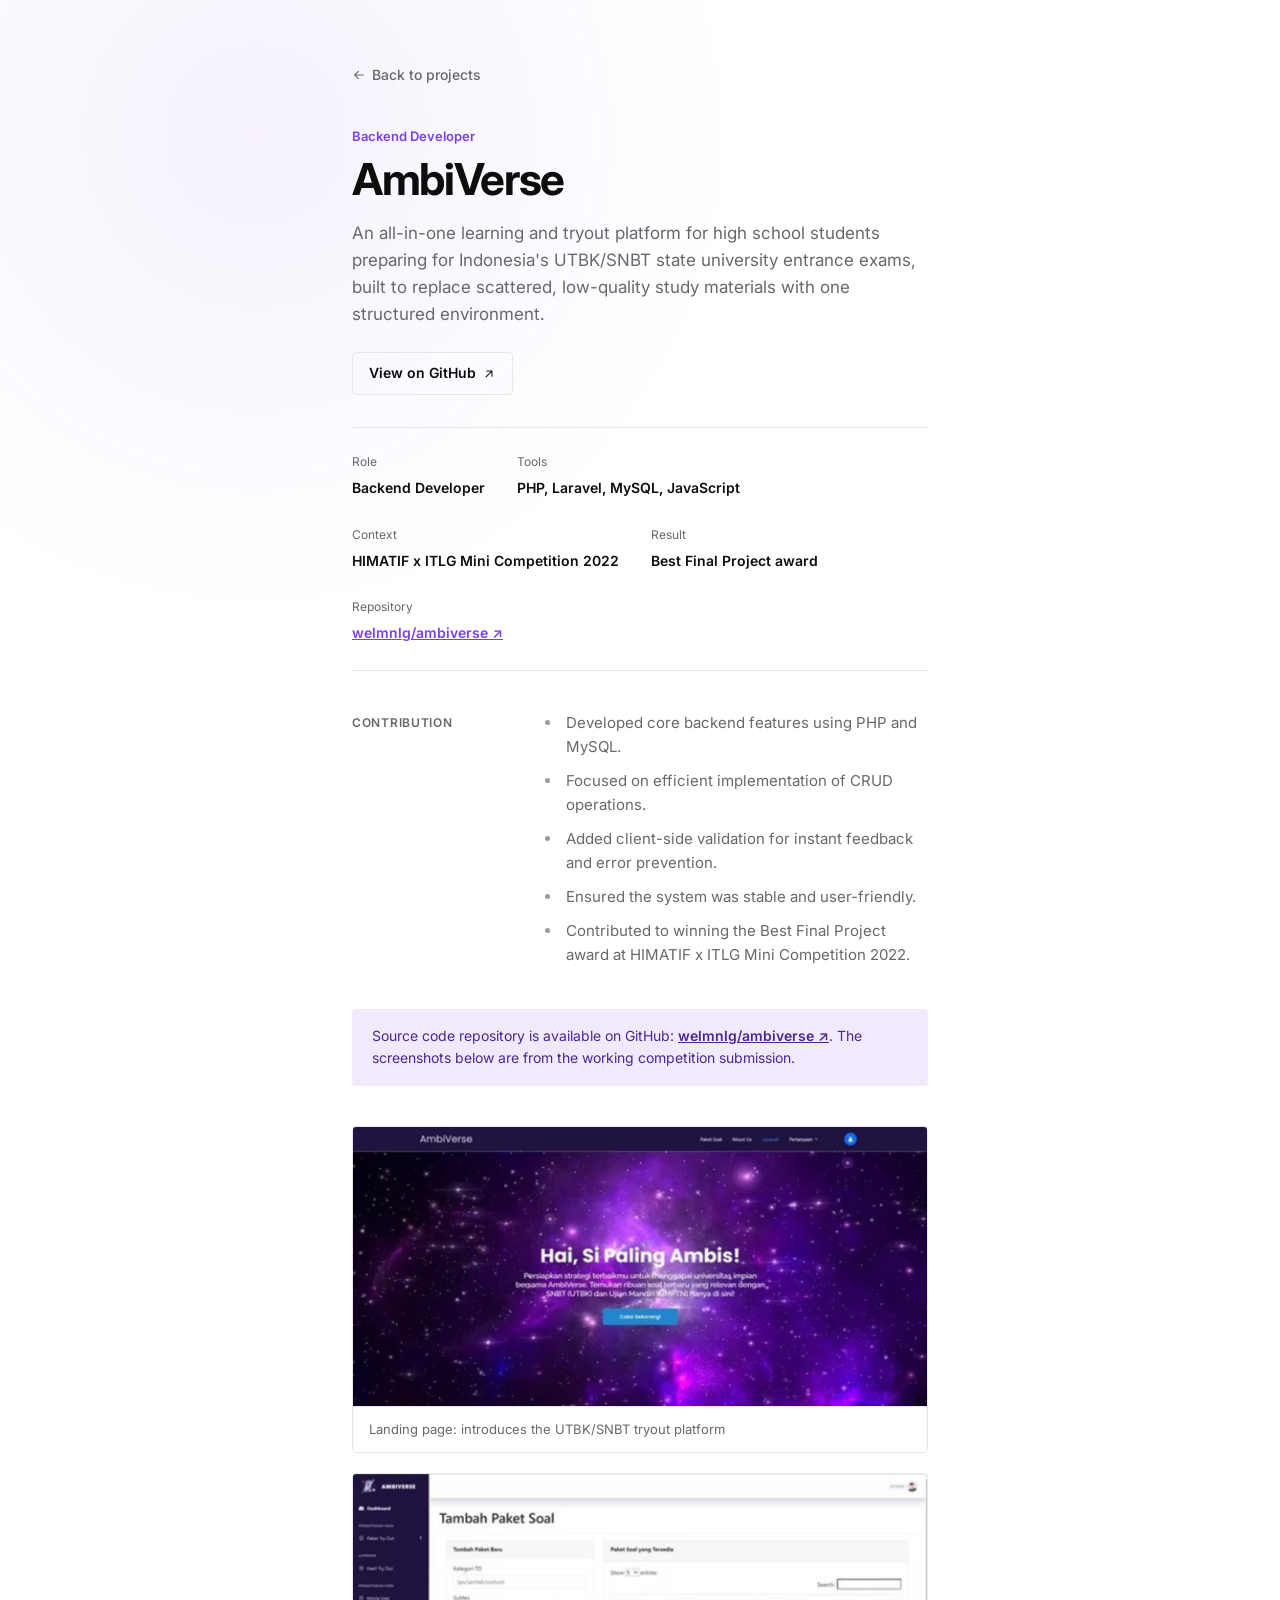
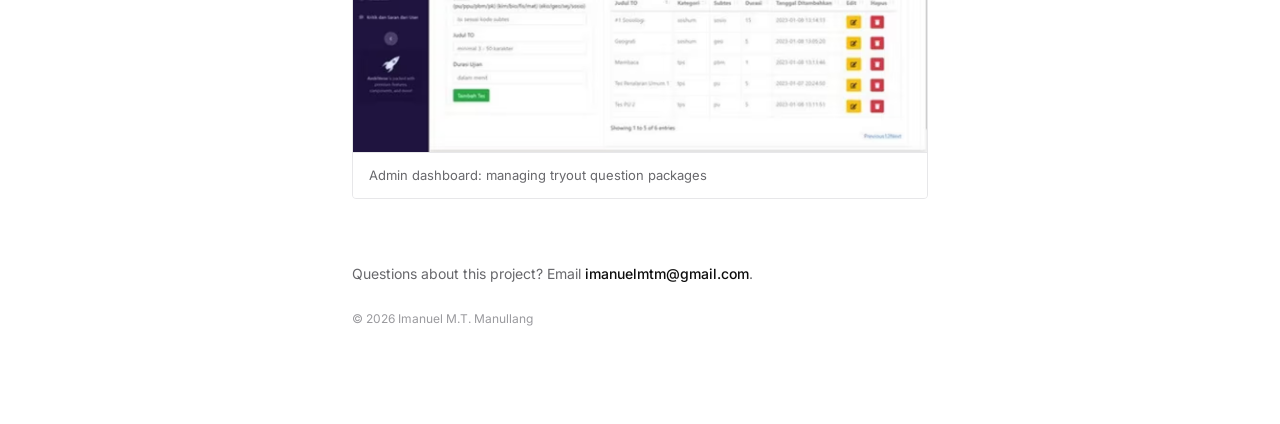
<file: projects/ambiverse.html>
<!DOCTYPE html>
<html lang="en">
<head>
<meta charset="UTF-8" />
<meta name="viewport" content="width=device-width, initial-scale=1.0" />
<title>AmbiVerse | Imanuel M.T. Manullang</title>
<link rel="preconnect" href="https://fonts.googleapis.com">
<link rel="preconnect" href="https://fonts.gstatic.com" crossorigin>
<link href="https://fonts.googleapis.com/css2?family=Inter:wght@400;500;600;700&display=swap" rel="stylesheet">
<link rel="stylesheet" href="../styles.css" />
</head>
<body>

<div class="spotlight" aria-hidden="true"></div>

<main class="detail-page">
  <a class="back-link" href="../index.html#projects">
    <svg viewBox="0 0 20 20" aria-hidden="true"><path fill-rule="evenodd" clip-rule="evenodd" d="M17 10a.75.75 0 01-.75.75H5.612l4.158 3.96a.75.75 0 11-1.04 1.08l-5.5-5.25a.75.75 0 010-1.08l5.5-5.25a.75.75 0 111.04 1.08L5.612 9.25H16.25A.75.75 0 0117 10z"/></svg>
    Back to projects
  </a>

  <div class="detail-hero">
    <p class="project-role">Backend Developer</p>
    <h1>AmbiVerse</h1>
    <p class="lede">An all-in-one learning and tryout platform for high school students preparing for Indonesia's UTBK/SNBT state university entrance exams, built to replace scattered, low-quality study materials with one structured environment.</p>
    <a class="btn" href="https://github.com/welmnlg/ambiverse" target="_blank" rel="noopener noreferrer">View on GitHub <svg class="arrow" aria-hidden="true" viewBox="0 0 20 20"><path fill-rule="evenodd" clip-rule="evenodd" d="M5.22 14.78a.75.75 0 001.06 0l7.22-7.22v5.69a.75.75 0 001.5 0v-7.5a.75.75 0 00-.75-.75h-7.5a.75.75 0 000 1.5h5.69l-7.22 7.22a.75.75 0 000 1.06z"/></svg></a>
  </div>

  <div class="detail-meta">
    <div><span>Role</span><strong>Backend Developer</strong></div>
    <div><span>Tools</span><strong>PHP, Laravel, MySQL, JavaScript</strong></div>
    <div><span>Context</span><strong>HIMATIF x ITLG Mini Competition 2022</strong></div>
    <div><span>Result</span><strong>Best Final Project award</strong></div>
    <div><span>Repository</span><strong><a href="https://github.com/welmnlg/ambiverse" target="_blank" rel="noopener noreferrer">welmnlg/ambiverse ↗</a></strong></div>
  </div>

  <div class="detail-columns">
    <div class="label">Contribution</div>
    <ul>
        <li>Developed core backend features using PHP and MySQL.</li>
        <li>Focused on efficient implementation of CRUD operations.</li>
        <li>Added client-side validation for instant feedback and error prevention.</li>
        <li>Ensured the system was stable and user-friendly.</li>
        <li>Contributed to winning the Best Final Project award at HIMATIF x ITLG Mini Competition 2022.</li>
    </ul>
  </div>

  <div class="note-banner">
    Source code repository is available on GitHub: <a href="https://github.com/welmnlg/ambiverse" target="_blank" rel="noopener noreferrer">welmnlg/ambiverse ↗</a>. The screenshots below are from the working competition submission.
  </div>

  <div class="detail-gallery">
      <figure>
        <img src="../images/proj-ambiverse-home.avif" alt="AmbiVerse landing page with a purple space theme and a call to start practicing" />
        <figcaption>Landing page: introduces the UTBK/SNBT tryout platform</figcaption>
      </figure>
      <figure>
        <img src="../images/proj-ambiverse-admin.avif" alt="AmbiVerse admin dashboard for adding and managing question packages" />
        <figcaption>Admin dashboard: managing tryout question packages</figcaption>
      </figure>
  </div>

  <footer class="footer">
    <p>Questions about this project? Email <a class="inline-link" href="mailto:imanuelmtm@gmail.com">imanuelmtm@gmail.com</a>.</p>
    <p class="copy">&copy; 2026 Imanuel M.T. Manullang</p>
  </footer>
</main>

<script>
window.addEventListener('mousemove', function (e) {
  var r = document.documentElement;
  r.style.setProperty('--mx', e.clientX + 'px');
  r.style.setProperty('--my', e.clientY + 'px');
}, { passive: true });
</script>

</body>
</html>
</file>
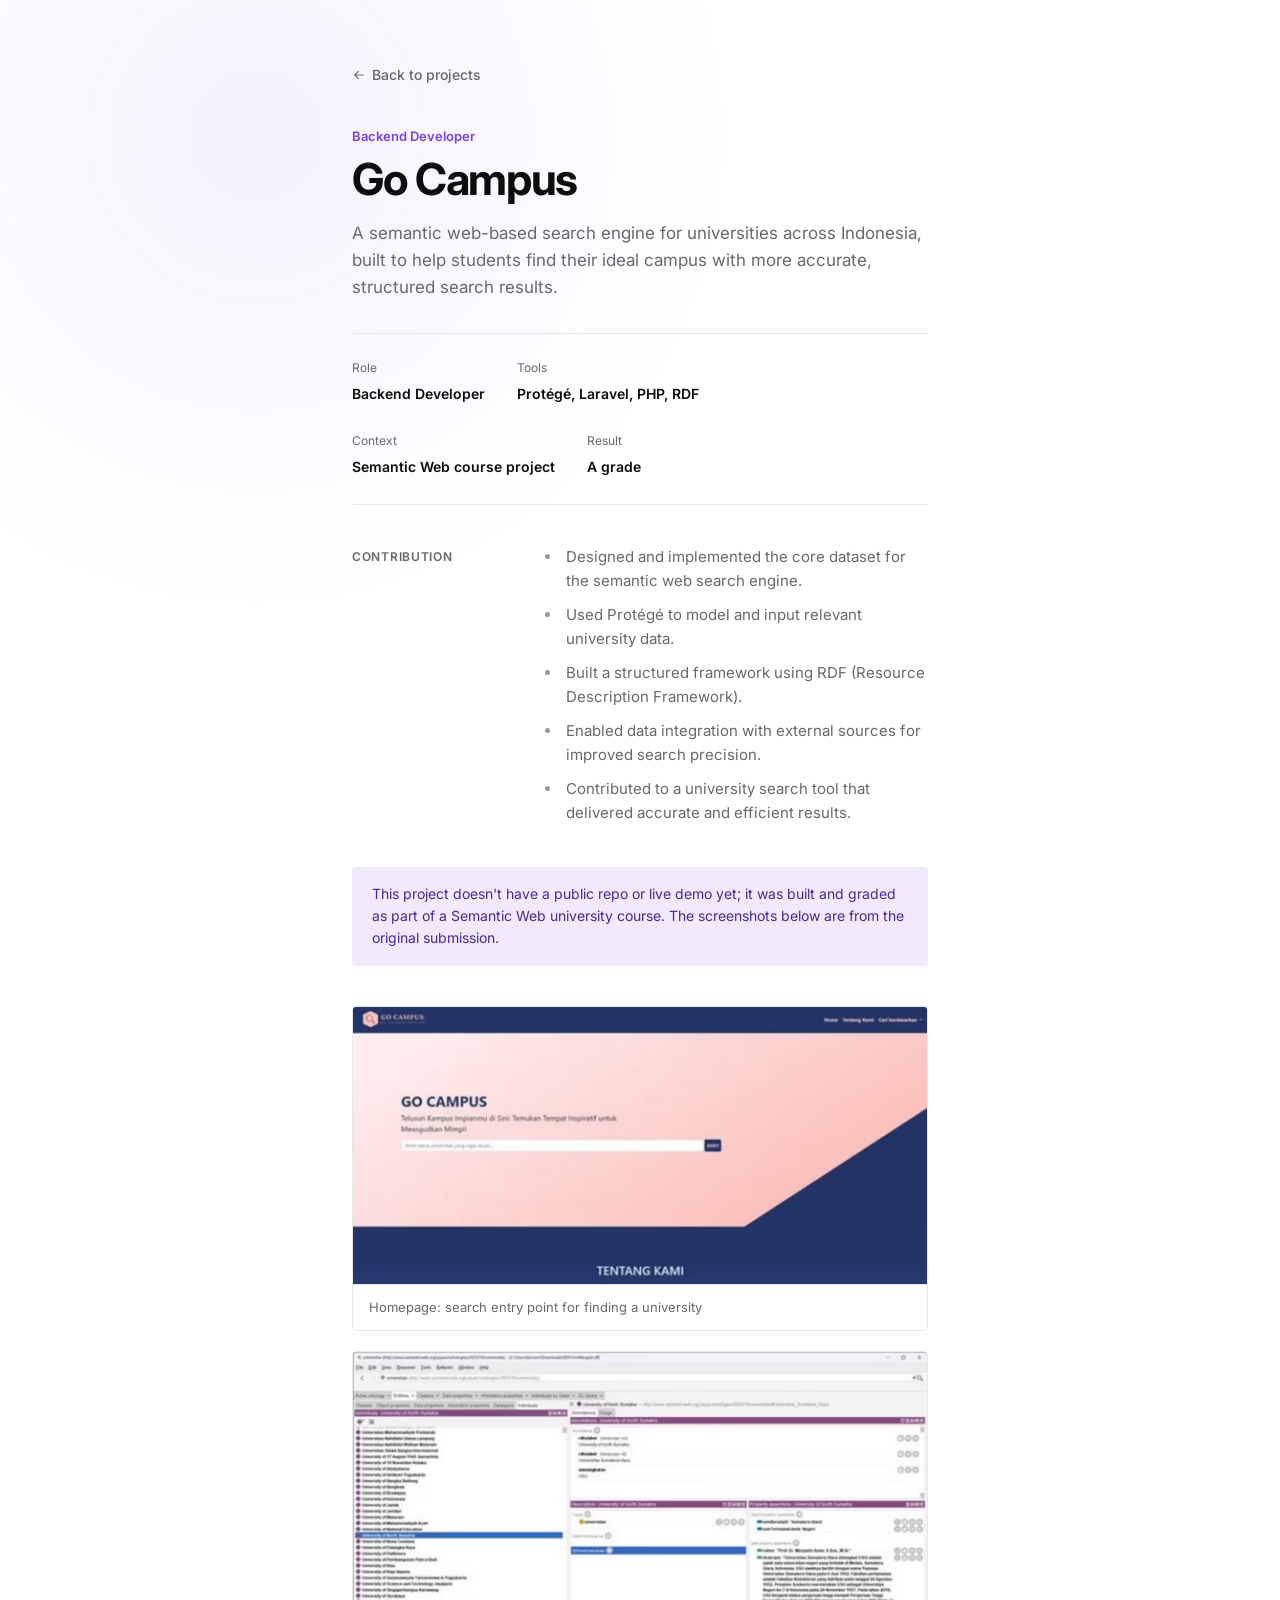
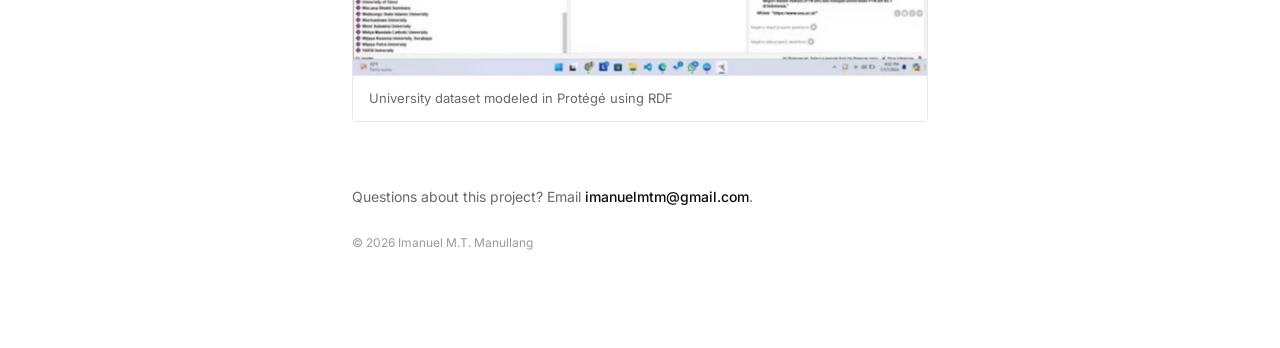
<file: projects/gocampus.html>
<!DOCTYPE html>
<html lang="en">
<head>
<meta charset="UTF-8" />
<meta name="viewport" content="width=device-width, initial-scale=1.0" />
<title>Go Campus | Imanuel M.T. Manullang</title>
<link rel="preconnect" href="https://fonts.googleapis.com">
<link rel="preconnect" href="https://fonts.gstatic.com" crossorigin>
<link href="https://fonts.googleapis.com/css2?family=Inter:wght@400;500;600;700&display=swap" rel="stylesheet">
<link rel="stylesheet" href="../styles.css" />
</head>
<body>

<div class="spotlight" aria-hidden="true"></div>

<main class="detail-page">
  <a class="back-link" href="../index.html#projects">
    <svg viewBox="0 0 20 20" aria-hidden="true"><path fill-rule="evenodd" clip-rule="evenodd" d="M17 10a.75.75 0 01-.75.75H5.612l4.158 3.96a.75.75 0 11-1.04 1.08l-5.5-5.25a.75.75 0 010-1.08l5.5-5.25a.75.75 0 111.04 1.08L5.612 9.25H16.25A.75.75 0 0117 10z"/></svg>
    Back to projects
  </a>

  <div class="detail-hero">
    <p class="project-role">Backend Developer</p>
    <h1>Go Campus</h1>
    <p class="lede">A semantic web-based search engine for universities across Indonesia, built to help students find their ideal campus with more accurate, structured search results.</p>
  </div>

  <div class="detail-meta">
    <div><span>Role</span><strong>Backend Developer</strong></div>
    <div><span>Tools</span><strong>Protégé, Laravel, PHP, RDF</strong></div>
    <div><span>Context</span><strong>Semantic Web course project</strong></div>
    <div><span>Result</span><strong>A grade</strong></div>
  </div>

  <div class="detail-columns">
    <div class="label">Contribution</div>
    <ul>
        <li>Designed and implemented the core dataset for the semantic web search engine.</li>
        <li>Used Protégé to model and input relevant university data.</li>
        <li>Built a structured framework using RDF (Resource Description Framework).</li>
        <li>Enabled data integration with external sources for improved search precision.</li>
        <li>Contributed to a university search tool that delivered accurate and efficient results.</li>
    </ul>
  </div>

  <div class="note-banner">
    This project doesn't have a public repo or live demo yet; it was built and graded as part of a Semantic Web university course. The screenshots below are from the original submission.
  </div>

  <div class="detail-gallery">
      <figure>
        <img src="../images/proj-gocampus-home.avif" alt="Homepage of the Go Campus website with a university search bar" />
        <figcaption>Homepage: search entry point for finding a university</figcaption>
      </figure>
      <figure>
        <img src="../images/proj-gocampus-protege.avif" alt="University dataset modeled in Protégé using RDF classes and properties" />
        <figcaption>University dataset modeled in Protégé using RDF</figcaption>
      </figure>
  </div>

  <footer class="footer">
    <p>Questions about this project? Email <a class="inline-link" href="mailto:imanuelmtm@gmail.com">imanuelmtm@gmail.com</a>.</p>
    <p class="copy">&copy; 2026 Imanuel M.T. Manullang</p>
  </footer>
</main>

<script>
window.addEventListener('mousemove', function (e) {
  var r = document.documentElement;
  r.style.setProperty('--mx', e.clientX + 'px');
  r.style.setProperty('--my', e.clientY + 'px');
}, { passive: true });
</script>

</body>
</html>
</file>
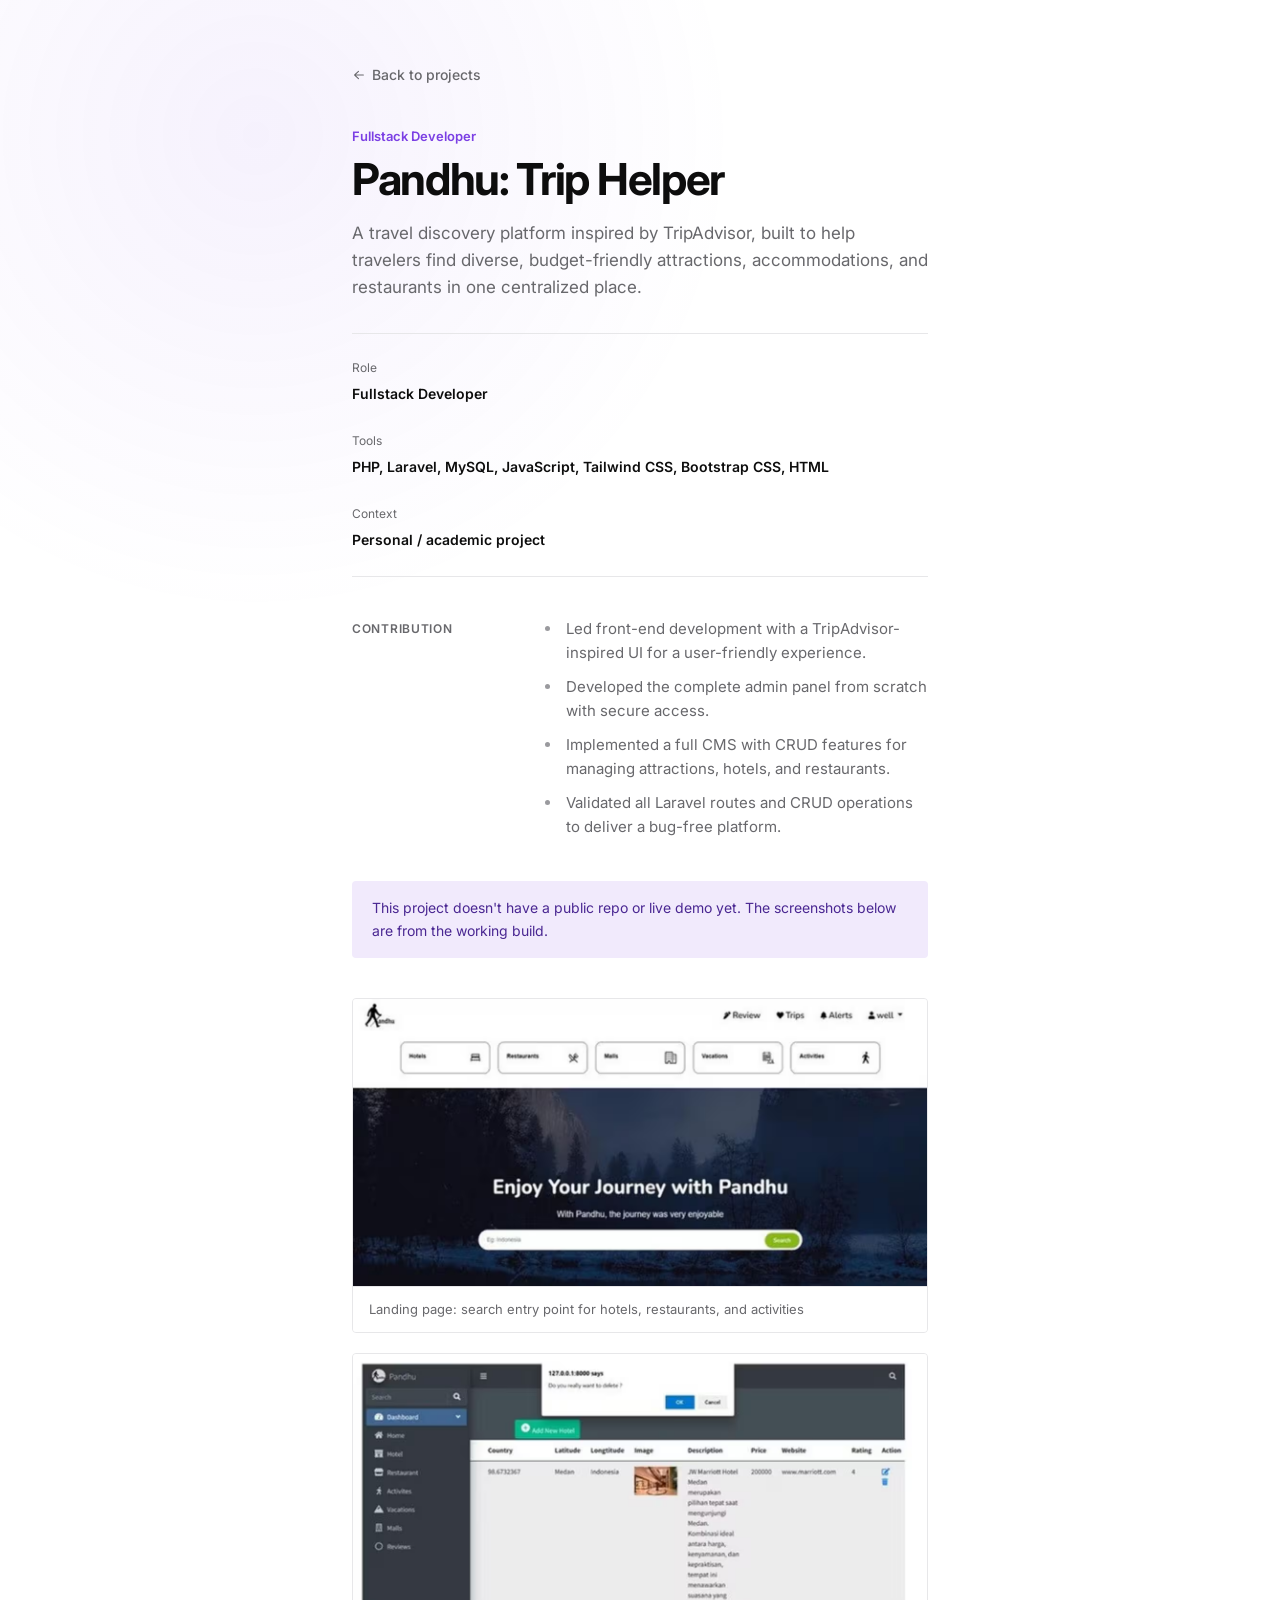
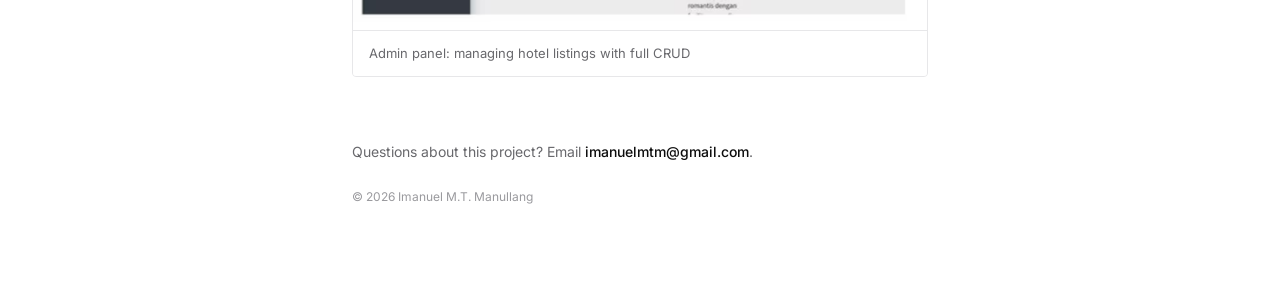
<file: projects/pandhu.html>
<!DOCTYPE html>
<html lang="en">
<head>
<meta charset="UTF-8" />
<meta name="viewport" content="width=device-width, initial-scale=1.0" />
<title>Pandhu | Imanuel M.T. Manullang</title>
<link rel="preconnect" href="https://fonts.googleapis.com">
<link rel="preconnect" href="https://fonts.gstatic.com" crossorigin>
<link href="https://fonts.googleapis.com/css2?family=Inter:wght@400;500;600;700&display=swap" rel="stylesheet">
<link rel="stylesheet" href="../styles.css" />
</head>
<body>

<div class="spotlight" aria-hidden="true"></div>

<main class="detail-page">
  <a class="back-link" href="../index.html#projects">
    <svg viewBox="0 0 20 20" aria-hidden="true"><path fill-rule="evenodd" clip-rule="evenodd" d="M17 10a.75.75 0 01-.75.75H5.612l4.158 3.96a.75.75 0 11-1.04 1.08l-5.5-5.25a.75.75 0 010-1.08l5.5-5.25a.75.75 0 111.04 1.08L5.612 9.25H16.25A.75.75 0 0117 10z"/></svg>
    Back to projects
  </a>

  <div class="detail-hero">
    <p class="project-role">Fullstack Developer</p>
    <h1>Pandhu: Trip Helper</h1>
    <p class="lede">A travel discovery platform inspired by TripAdvisor, built to help travelers find diverse, budget-friendly attractions, accommodations, and restaurants in one centralized place.</p>
  </div>

  <div class="detail-meta">
    <div><span>Role</span><strong>Fullstack Developer</strong></div>
    <div><span>Tools</span><strong>PHP, Laravel, MySQL, JavaScript, Tailwind CSS, Bootstrap CSS, HTML</strong></div>
    <div><span>Context</span><strong>Personal / academic project</strong></div>
  </div>

  <div class="detail-columns">
    <div class="label">Contribution</div>
    <ul>
        <li>Led front-end development with a TripAdvisor-inspired UI for a user-friendly experience.</li>
        <li>Developed the complete admin panel from scratch with secure access.</li>
        <li>Implemented a full CMS with CRUD features for managing attractions, hotels, and restaurants.</li>
        <li>Validated all Laravel routes and CRUD operations to deliver a bug-free platform.</li>
    </ul>
  </div>

  <div class="note-banner">
    This project doesn't have a public repo or live demo yet. The screenshots below are from the working build.
  </div>

  <div class="detail-gallery">
      <figure>
        <img src="../images/proj-pandhu-home.avif" alt="Pandhu landing page with a search bar over a scenic winter travel photo" />
        <figcaption>Landing page: search entry point for hotels, restaurants, and activities</figcaption>
      </figure>
      <figure>
        <img src="../images/proj-pandhu-admin.avif" alt="Pandhu admin panel listing hotels with a delete confirmation dialog" />
        <figcaption>Admin panel: managing hotel listings with full CRUD</figcaption>
      </figure>
  </div>

  <footer class="footer">
    <p>Questions about this project? Email <a class="inline-link" href="mailto:imanuelmtm@gmail.com">imanuelmtm@gmail.com</a>.</p>
    <p class="copy">&copy; 2026 Imanuel M.T. Manullang</p>
  </footer>
</main>

<script>
window.addEventListener('mousemove', function (e) {
  var r = document.documentElement;
  r.style.setProperty('--mx', e.clientX + 'px');
  r.style.setProperty('--my', e.clientY + 'px');
}, { passive: true });
</script>

</body>
</html>
</file>
<file: styles.css>
:root {
  --bg: #ffffff;
  --text: #0d0d0d;
  --text-secondary: #68686c;
  --text-tertiary: #9a9a9e;
  --border: #e7e7e9;
  --surface: #f6f6f7;
  --accent: #7b3fe4;
  --accent-soft: #f1eafc;
  --accent-deep: #4a2792;

  --radius-hover: 4px;
  --radius-small: 4px;

  --gutter: 24px;
  --font: "Inter", -apple-system, BlinkMacSystemFont, "Segoe UI", sans-serif;
}

@media (min-width: 768px) {
  :root { --gutter: 48px; }
}

@media (min-width: 1024px) {
  :root { --gutter: 96px; }
}

*,
*::before,
*::after {
  box-sizing: border-box;
}

html {
  scroll-behavior: smooth;
}

@media (prefers-reduced-motion: reduce) {
  html { scroll-behavior: auto; }
  * {
    animation-duration: 0.01ms !important;
    transition-duration: 0.01ms !important;
  }
}

body {
  margin: 0;
  background: var(--bg);
  color: var(--text-secondary);
  font-family: var(--font);
  font-size: 16px;
  line-height: 1.6;
  -webkit-font-smoothing: antialiased;
}

img {
  max-width: 100%;
  display: block;
}

a {
  color: inherit;
  text-decoration: none;
}

ul,
ol {
  list-style: none;
  margin: 0;
  padding: 0;
}

::selection {
  background: var(--accent-soft);
  color: var(--accent-deep);
}

:focus-visible {
  outline: 2px solid var(--accent);
  outline-offset: 3px;
  border-radius: 2px;
}

.sr-only {
  position: absolute;
  width: 1px;
  height: 1px;
  padding: 0;
  margin: -1px;
  overflow: hidden;
  clip: rect(0, 0, 0, 0);
  white-space: nowrap;
  border: 0;
}

.skip-link {
  position: absolute;
  left: 16px;
  top: -80px;
  z-index: 100;
  background: var(--text);
  color: #fff;
  padding: 10px 16px;
  border-radius: var(--radius-small);
  font-size: 14px;
  font-weight: 600;
}

.skip-link:focus {
  top: 16px;
}

/* Soft purple glow that follows the cursor */
.spotlight {
  position: fixed;
  inset: 0;
  z-index: 0;
  pointer-events: none;
  background: radial-gradient(
    600px circle at var(--mx, 20%) var(--my, 15%),
    rgba(123, 63, 228, 0.07),
    transparent 80%
  );
}

/* ============================================
   Page shell
   ============================================ */
.page {
  position: relative;
  z-index: 1;
  max-width: 1280px;
  margin: 0 auto;
  padding: 0 var(--gutter);
}

@media (min-width: 1024px) {
  .page {
    display: flex;
    justify-content: space-between;
    gap: 16px;
  }
}

/* ============================================
   Sidebar
   ============================================ */
.sidebar {
  padding: 80px 0 0;
}

@media (min-width: 1024px) {
  .sidebar {
    position: sticky;
    top: 0;
    align-self: flex-start;
    display: flex;
    flex-direction: column;
    justify-content: space-between;
    width: 48%;
    height: 100vh;
    height: 100dvh;
    padding: 96px 0;
  }
}

@media (min-width: 1024px) and (max-height: 720px) {
  .sidebar {
    padding: 56px 0;
  }
}

.sidebar h1 {
  margin: 0;
  font-size: clamp(2.5rem, 4vw, 3rem);
  font-weight: 700;
  line-height: 1.1;
  letter-spacing: -0.03em;
  color: var(--text);
  text-wrap: balance;
}

.sidebar h1 a:hover {
  color: var(--accent);
}

.sidebar .role {
  margin: 12px 0 0;
  font-size: 20px;
  font-weight: 500;
  line-height: 1.3;
  color: var(--text);
}

.sidebar .tagline {
  margin: 16px 0 0;
  max-width: 340px;
  line-height: 1.6;
}

.nav {
  display: none;
}

@media (min-width: 1024px) {
  .nav {
    display: block;
    margin-top: 64px;
  }
}

.nav-link {
  display: flex;
  align-items: center;
  padding: 12px 0;
  color: var(--text-secondary);
}


.menu-toggle {
  position: fixed;
  top: 8px;
  right: var(--gutter); 
  z-index: 46;
  display: flex;
  align-items: center;
  justify-content: center;
  width: 40px;
  height: 40px;
  color: var(--text);
  transition: background-color 0.15s ease;
  background: transparent;
  border: none;
  padding: 0;
  outline: none;
  cursor: pointer;

}

.menu-toggle svg {
  width: 20px;
  height: 20px;
}

.menu-toggle .icon-close {
  display: none;
}

.menu-toggle[aria-expanded="true"] .icon-burger {
  display: none;
}

.menu-toggle[aria-expanded="true"] .icon-close {
  display: block;
}

@media (min-width: 1024px) {
  .menu-toggle {
    display: none;
  }
}

/* Dimmed backdrop behind the drawer */
.mobile-menu-backdrop {
  position: fixed;
  inset: 0;
  z-index: 42;
  background: rgba(13, 13, 13, 0.4);
  opacity: 0;
  pointer-events: none;
  transition: opacity 0.2s ease;
}

body.menu-open .mobile-menu-backdrop {
  opacity: 1;
  pointer-events: auto;
}

.mobile-menu {
  position: fixed;
  top: 0;
  right: 0;
  bottom: 0;
  z-index: 44;
  width: min(78vw, 300px);
  display: flex;
  flex-direction: column;
  background: var(--bg);
  box-shadow: -24px 0 48px -28px rgba(13, 13, 13, 0.4);
  transform: translateX(100%);
  transition: transform 0.25s ease;
  padding: 8px;
  padding-top: calc(64px + env(safe-area-inset-top, 0px));
  padding-bottom: calc(20px + env(safe-area-inset-bottom, 0px));
  padding-left: 24px;
  overflow-y: auto;
}

body.menu-open .mobile-menu {
  transform: translateX(0);
}

@media (min-width: 1024px) {
  .mobile-menu,
  .mobile-menu-backdrop {
    display: none;
  }
}

.mobile-menu nav ul {
  display: flex;
  flex-direction: column;
}

.mobile-menu .nav-link {
  padding: 14px 16px 14px 0;
}

.nav-indicator {
  display: block;
  width: 32px;
  height: 1px;
  margin-right: 16px;
  background: var(--text-tertiary);
  transition: width 0.15s ease, background-color 0.15s ease;
}

.nav-text {
  font-size: 12px;
  font-weight: 700;
  letter-spacing: 0.1em;
  text-transform: uppercase;
  transition: color 0.15s ease;
}

.nav-link:hover .nav-indicator,
.nav-link:focus-visible .nav-indicator,
.nav-link.active .nav-indicator {
  width: 64px;
  background: var(--text);
}

.nav-link:hover .nav-text,
.nav-link:focus-visible .nav-text,
.nav-link.active .nav-text {
  color: var(--text);
}

/* ============================================
   Social icons
   ============================================ */
.socials {
  display: flex;
  align-items: center;
  gap: 20px;
  margin-top: 32px;
}

.socials a {
  display: block;
  color: var(--text-secondary);
  transition: color 0.15s ease, transform 0.15s ease;
}

.socials a:hover,
.socials a:focus-visible {
  color: var(--text);
  transform: translateY(-1px);
}

.socials svg {
  width: 24px;
  height: 24px;
  fill: currentColor;
}

/* ============================================
   Main content
   ============================================ */
.content {
  padding: 80px 0 96px;
}

@media (min-width: 1024px) {
  .content {
    width: 52%;
    padding: 96px 0;
  }
}

.content section {
  margin-bottom: 72px;
  scroll-margin-top: 0;
}

@media (min-width: 768px) {
  .content section { margin-bottom: 96px; }
}

@media (min-width: 1024px) {
  .content section {
    margin-bottom: 128px;
    scroll-margin-top: 96px;
  }
}

.section-title {
  position: sticky;
  top: 0;
  z-index: 20;
  margin: 0 calc(var(--gutter) * -1) 16px;
  padding: 18px 64px 18px var(--gutter);
  background: rgba(255, 255, 255, 0.9);
  backdrop-filter: blur(8px);
  -webkit-backdrop-filter: blur(8px);
  border-bottom: 1px solid var(--border);
  font-size: 12px;
  font-weight: 700;
  letter-spacing: 0.1em;
  text-transform: uppercase;
  color: var(--text);
}

@media (min-width: 1024px) {
  .section-title {
    position: absolute;
    width: 1px;
    height: 1px;
    margin: -1px;
    padding: 0;
    overflow: hidden;
    clip: rect(0, 0, 0, 0);
    white-space: nowrap;
    border: 0;
    background: none;
  }
}

/* About */
.about p {
  margin: 0 0 16px;
}

.about p:last-child {
  margin-bottom: 0;
}

.inline-link {
  font-weight: 500;
  color: var(--text);
  transition: color 0.15s ease;
}

.inline-link:hover,
.inline-link:focus-visible {
  color: var(--accent);
}


.entry {
  display: grid;
  gap: 8px;
  margin-bottom: 48px;
}

.entry:last-child {
  margin-bottom: 0;
}

@media (min-width: 640px) {
  .entry {
    grid-template-columns: repeat(8, 1fr);
    gap: 16px;
  }

  .entry-date { grid-column: span 2; }
  .entry-body { grid-column: span 6; }
}

.entry-date {
  margin-top: 4px;
  font-size: 12px;
  font-weight: 600;
  letter-spacing: 0.06em;
  text-transform: uppercase;
  color: var(--text-secondary);
}

.entry-title {
  margin: 0;
  font-size: 16px;
  font-weight: 500;
  line-height: 1.4;
  color: var(--text);
}

.entry-title .sep {
  color: var(--text-tertiary);
  padding: 0 2px;
}

.entry-title a {
  transition: color 0.15s ease;
}

.entry-title a:hover,
.entry-title a:focus-visible {
  color: var(--accent);
}

.entry-desc {
  margin: 8px 0 0;
  font-size: 14px;
  line-height: 1.65;
}

.entry-link {
  display: inline-flex;
  align-items: center;
  gap: 4px;
  margin-top: 12px;
  font-size: 14px;
  font-weight: 500;
  color: var(--text);
  transition: color 0.15s ease;
}

.entry-link:hover,
.entry-link:focus-visible {
  color: var(--accent);
}

.arrow {
  display: inline-block;
  width: 14px;
  height: 14px;
  flex-shrink: 0;
  fill: currentColor;
  transition: transform 0.15s ease;
}

.tags {
  display: flex;
  flex-wrap: wrap;
  gap: 8px;
  margin-top: 16px;
}

.tags li {
  padding: 4px 12px;
  border-radius: 999px;
  background: var(--accent-soft);
  color: var(--accent);
  font-size: 12px;
  font-weight: 500;
  line-height: 1.25;
}

.project-item {
  margin-bottom: 48px;
  transition: opacity 0.2s ease;
}

.project-item:last-child {
  margin-bottom: 0;
}

.project-card {
  position: relative;
  isolation: isolate;
  display: grid;
  gap: 16px;
}

@media (min-width: 640px) {
  .project-card {
    grid-template-columns: repeat(8, 1fr);
  }

  .project-body {
    grid-column: span 6;
    order: 2;
  }

  .project-media {
    grid-column: span 2;
    order: 1;
    margin-top: 4px;
  }
}

/* Highlight layer that appears behind the card on hover */
.project-card::before {
  content: "";
  position: absolute;
  inset: -16px -24px;
  z-index: -1;
  border-radius: var(--radius-hover);
  background: transparent;
  transition: background-color 0.2s ease, box-shadow 0.2s ease;
  pointer-events: none;
  display: none;
}

@media (min-width: 1024px) {
  .project-card::before { display: block; }
}

.project-role {
  margin: 0 0 4px;
  font-size: 12px;
  font-weight: 600;
  color: var(--accent);
}

.project-title {
  margin: 0;
  font-size: 16px;
  font-weight: 500;
  line-height: 1.4;
  color: var(--text);
}

.project-link {
  transition: color 0.15s ease;
}

.project-link .arrow {
  margin-left: 2px;
  vertical-align: -1px;
}

/* Stretches the title link over the whole card so the card is clickable */
.project-link::after {
  content: "";
  position: absolute;
  inset: 0;
}

@media (min-width: 1024px) {
  .project-link::after {
    inset: -16px -24px;
    border-radius: var(--radius-hover);
  }
}

.project-link:focus-visible {
  outline: none;
}

.project-link:focus-visible::after {
  outline: 2px solid var(--accent);
  outline-offset: 0;
}

.project-desc {
  margin: 8px 0 0;
  font-size: 14px;
  line-height: 1.65;
}

/* Secondary links (e.g. GitHub) sit above the stretched link */
.project-links {
  position: relative;
  z-index: 2;
  display: flex;
  flex-wrap: wrap;
  gap: 16px;
  margin-top: 12px;
}

.project-links a {
  display: inline-flex;
  align-items: center;
  gap: 4px;
  font-size: 13px;
  font-weight: 500;
  color: var(--text);
  transition: color 0.15s ease;
}

.project-links a:hover,
.project-links a:focus-visible {
  color: var(--accent);
}

.project-media img {
  width: 100%;
  aspect-ratio: 16 / 10;
  object-fit: cover;
  object-position: top;
  border: 1px solid var(--border);
  border-radius: var(--radius-small);
  background: var(--surface);
}

@media (max-width: 639px) {
  .project-media img {
    max-width: 320px;
  }
}

@media (hover: hover) {
  .project-item:hover .project-link,
  .project-item:focus-within .project-link {
    color: var(--accent);
  }

  .project-item:hover .project-link .arrow,
  .project-item:focus-within .project-link .arrow {
    transform: translate(3px, -3px);
  }
}

@media (hover: hover) and (min-width: 1024px) {
  .project-item:hover .project-card::before {
    background: var(--surface);
    box-shadow: 0 0 0 1px var(--border), 0 14px 28px -20px rgba(13, 13, 13, 0.3);
  }

  /* Dim the other projects, and only the projects, while one is hovered */
  .project-list:hover .project-item,
  .project-list:focus-within .project-item {
    opacity: 0.55;
  }

  .project-list .project-item:hover,
  .project-list .project-item:focus-within {
    opacity: 1;
  }
}

/* ============================================
   Footer
   ============================================ */
.footer {
  max-width: 460px;
  font-size: 14px;
  color: var(--text-secondary);
}

.footer p {
  margin: 0 0 12px;
}

.footer .copy {
  margin: 24px 0 0;
  font-size: 12px;
  color: var(--text-tertiary);
}

/* ============================================
   Project detail pages
   ============================================ */
.detail-page {
  position: relative;
  z-index: 1;
  max-width: 768px;
  margin: 0 auto;
  padding: 64px var(--gutter) 96px;
}

.back-link {
  display: inline-flex;
  align-items: center;
  gap: 6px;
  margin-bottom: 40px;
  font-size: 14px;
  font-weight: 500;
  color: var(--text-secondary);
  transition: color 0.15s ease;
}

.back-link svg {
  width: 14px;
  height: 14px;
  fill: currentColor;
  transition: transform 0.15s ease;
}

.back-link:hover,
.back-link:focus-visible {
  color: var(--accent);
}

.back-link:hover svg {
  transform: translateX(-3px);
}

.detail-hero .project-role {
  margin: 0 0 8px;
  font-size: 13px;
}

.detail-hero h1 {
  margin: 0 0 16px;
  font-size: clamp(2rem, 5vw, 2.75rem);
  font-weight: 700;
  line-height: 1.1;
  letter-spacing: -0.03em;
  color: var(--text);
}

.detail-hero .lede {
  margin: 0 0 24px;
  max-width: 620px;
  font-size: 17px;
}

.btn {
  display: inline-flex;
  align-items: center;
  gap: 6px;
  padding: 9px 16px;
  border: 1px solid var(--border);
  border-radius: var(--radius-small);
  font-size: 14px;
  font-weight: 600;
  color: var(--text);
  transition: border-color 0.15s ease, color 0.15s ease;
}

.btn:hover,
.btn:focus-visible {
  border-color: var(--accent);
  color: var(--accent);
}

.detail-meta {
  display: flex;
  flex-wrap: wrap;
  gap: 24px 32px;
  margin: 32px 0 40px;
  padding: 24px 0;
  border-top: 1px solid var(--border);
  border-bottom: 1px solid var(--border);
}

.detail-meta span {
  display: block;
  margin-bottom: 4px;
  font-size: 12px;
  color: var(--text-secondary);
}

.detail-meta strong {
  font-size: 14px;
  font-weight: 600;
  color: var(--text);
}

.detail-meta a {
  color: var(--accent);
  text-decoration: underline;
}

.detail-columns {
  display: grid;
  gap: 12px;
  margin-bottom: 32px;
}

@media (min-width: 640px) {
  .detail-columns {
    grid-template-columns: 160px 1fr;
    gap: 32px;
  }
}

.detail-columns .label {
  font-size: 12px;
  font-weight: 600;
  letter-spacing: 0.06em;
  text-transform: uppercase;
  color: var(--text-secondary);
  margin-top: 2px;
}

.detail-columns ul {
  list-style: disc;
  padding-left: 18px;
  font-size: 15px;
}

.detail-columns li {
  margin-bottom: 10px;
  padding-left: 4px;
}

.detail-columns li::marker {
  color: var(--text-tertiary);
}

.note-banner {
  margin-bottom: 40px;
  padding: 16px 20px;
  border-radius: var(--radius-small);
  background: var(--accent-soft);
  color: var(--accent-deep);
  font-size: 14px;
}

.note-banner a {
  color: inherit;
  font-weight: 600;
  text-decoration: underline;
}

.detail-gallery {
  display: flex;
  flex-direction: column;
  gap: 20px;
  margin-bottom: 64px;
}

.detail-gallery figure {
  margin: 0;
  overflow: hidden;
  border: 1px solid var(--border);
  border-radius: var(--radius-small);
  background: var(--surface);
}

.detail-gallery figcaption {
  padding: 12px 16px;
  border-top: 1px solid var(--border);
  font-size: 13px;
  color: var(--text-secondary);
  background: var(--bg);
}
</file>
